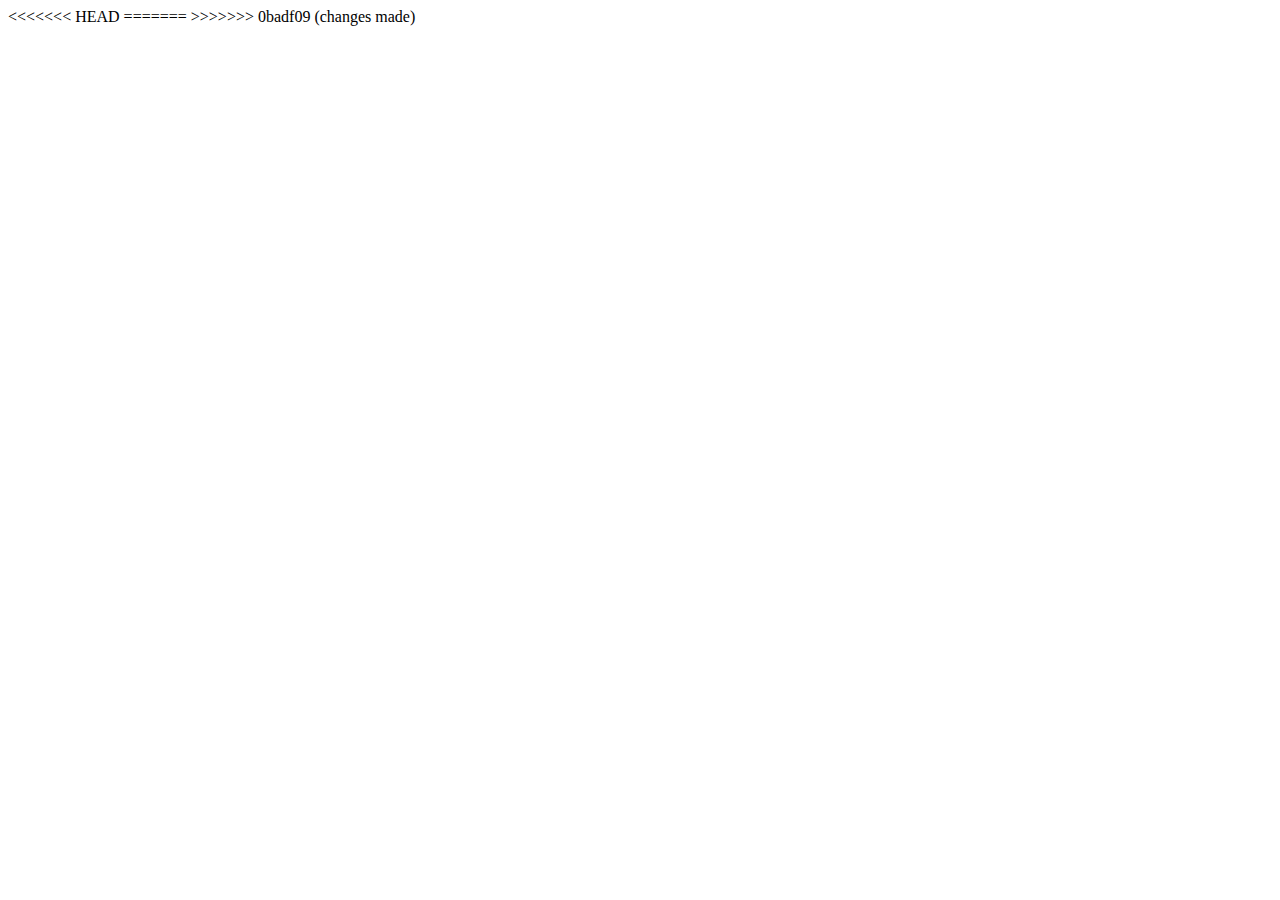
<file: public/index.html>
<!DOCTYPE html>
<html lang="en">
  <head>
    <meta charset="utf-8" />
    <link rel="icon" href="%PUBLIC_URL%/favicon.ico" />
    <meta name="viewport" content="width=device-width, initial-scale=1" />
    <meta property="og:image" content="https://poojaraju.com/preview-image.jpg" />
    <meta property="og:image:width" content="1200" />
<<<<<<< HEAD
    <meta property="og:image:height" content="630" />
=======
<meta property="og:image:height" content="630" />
>>>>>>> 0badf09 (changes made)
    <meta property="og:url" content="https://poojaraju.com" />
    <meta property="og:type" content="website" />
    <meta name="theme-color" content="#000000" />
    <meta name="twitter:card" content="summary_large_image" />
<meta name="twitter:title" content="Pooja Raju | Portfolio" />
<meta name="twitter:description" content="Welcome to my portfolio. Explore my work, skills, and projects!" />
<meta name="twitter:image" content="https://poojaraju.com/preview-image.jpg" />
    <meta
      name="description"
      content="Welcome to my personal portfolio. Explore my work, skills, and projects!"
    />

    <link rel="apple-touch-icon" href="%PUBLIC_URL%/logo192.png" />
    <!--
      manifest.json provides metadata used when your web app is installed on a
      user's mobile device or desktop. See https://developers.google.com/web/fundamentals/web-app-manifest/
    -->
    <link rel="manifest" href="%PUBLIC_URL%/manifest.json" />
    <!--
      Notice the use of %PUBLIC_URL% in the tags above.
      It will be replaced with the URL of the `public` folder during the build.
      Only files inside the `public` folder can be referenced from the HTML.

      Unlike "/favicon.ico" or "favicon.ico", "%PUBLIC_URL%/favicon.ico" will
      work correctly both with client-side routing and a non-root public URL.
      Learn how to configure a non-root public URL by running `npm run build`.
    -->
    <title>Pooja Raju  |  PORTFOLIO </title>
  </head>
  <body>
    <noscript>You need to enable JavaScript to run this app.</noscript>
    <div id="root"></div>
    <!--
      This HTML file is a template.
      If you open it directly in the browser, you will see an empty page.

      You can add webfonts, meta tags, or analytics to this file.
      The build step will place the bundled scripts into the <body> tag.

      To begin the development, run `npm start` or `yarn start`.
      To create a production bundle, use `npm run build` or `yarn build`.
    -->
  </body>
</html>
</file>
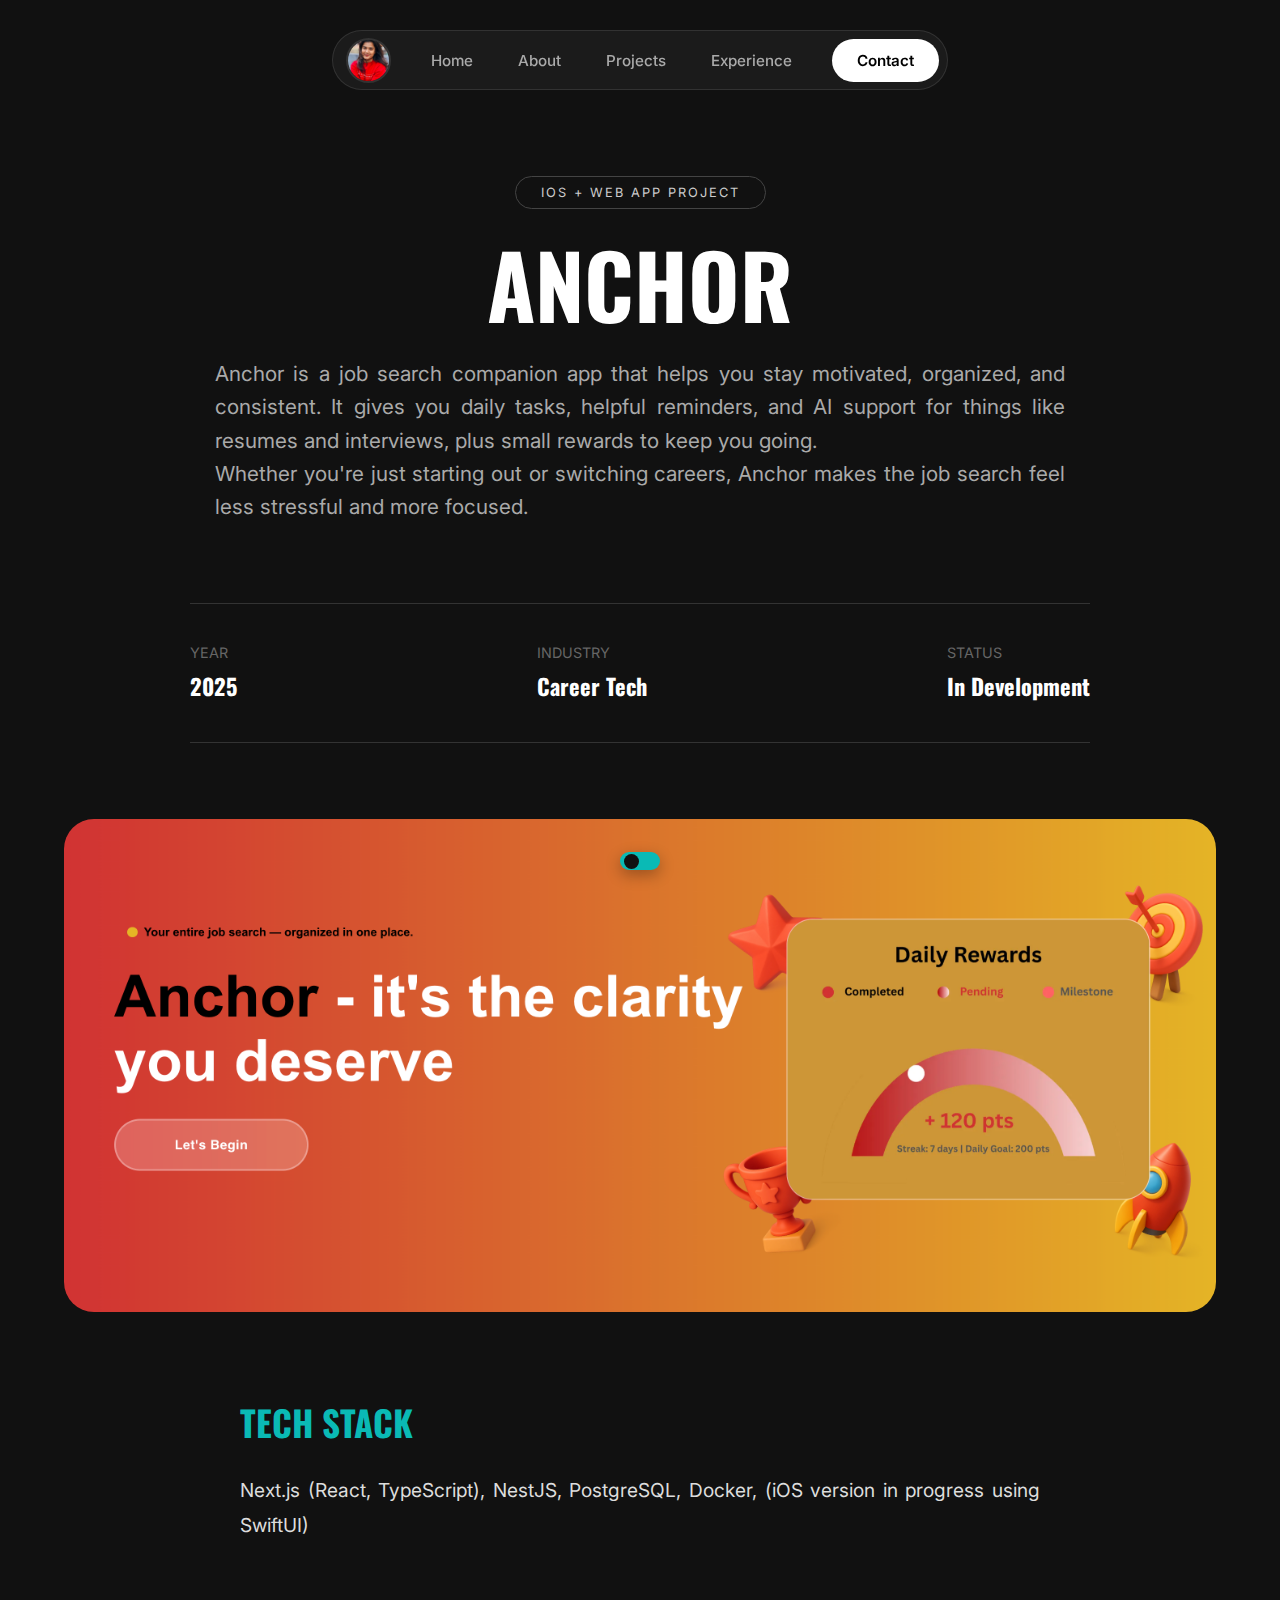
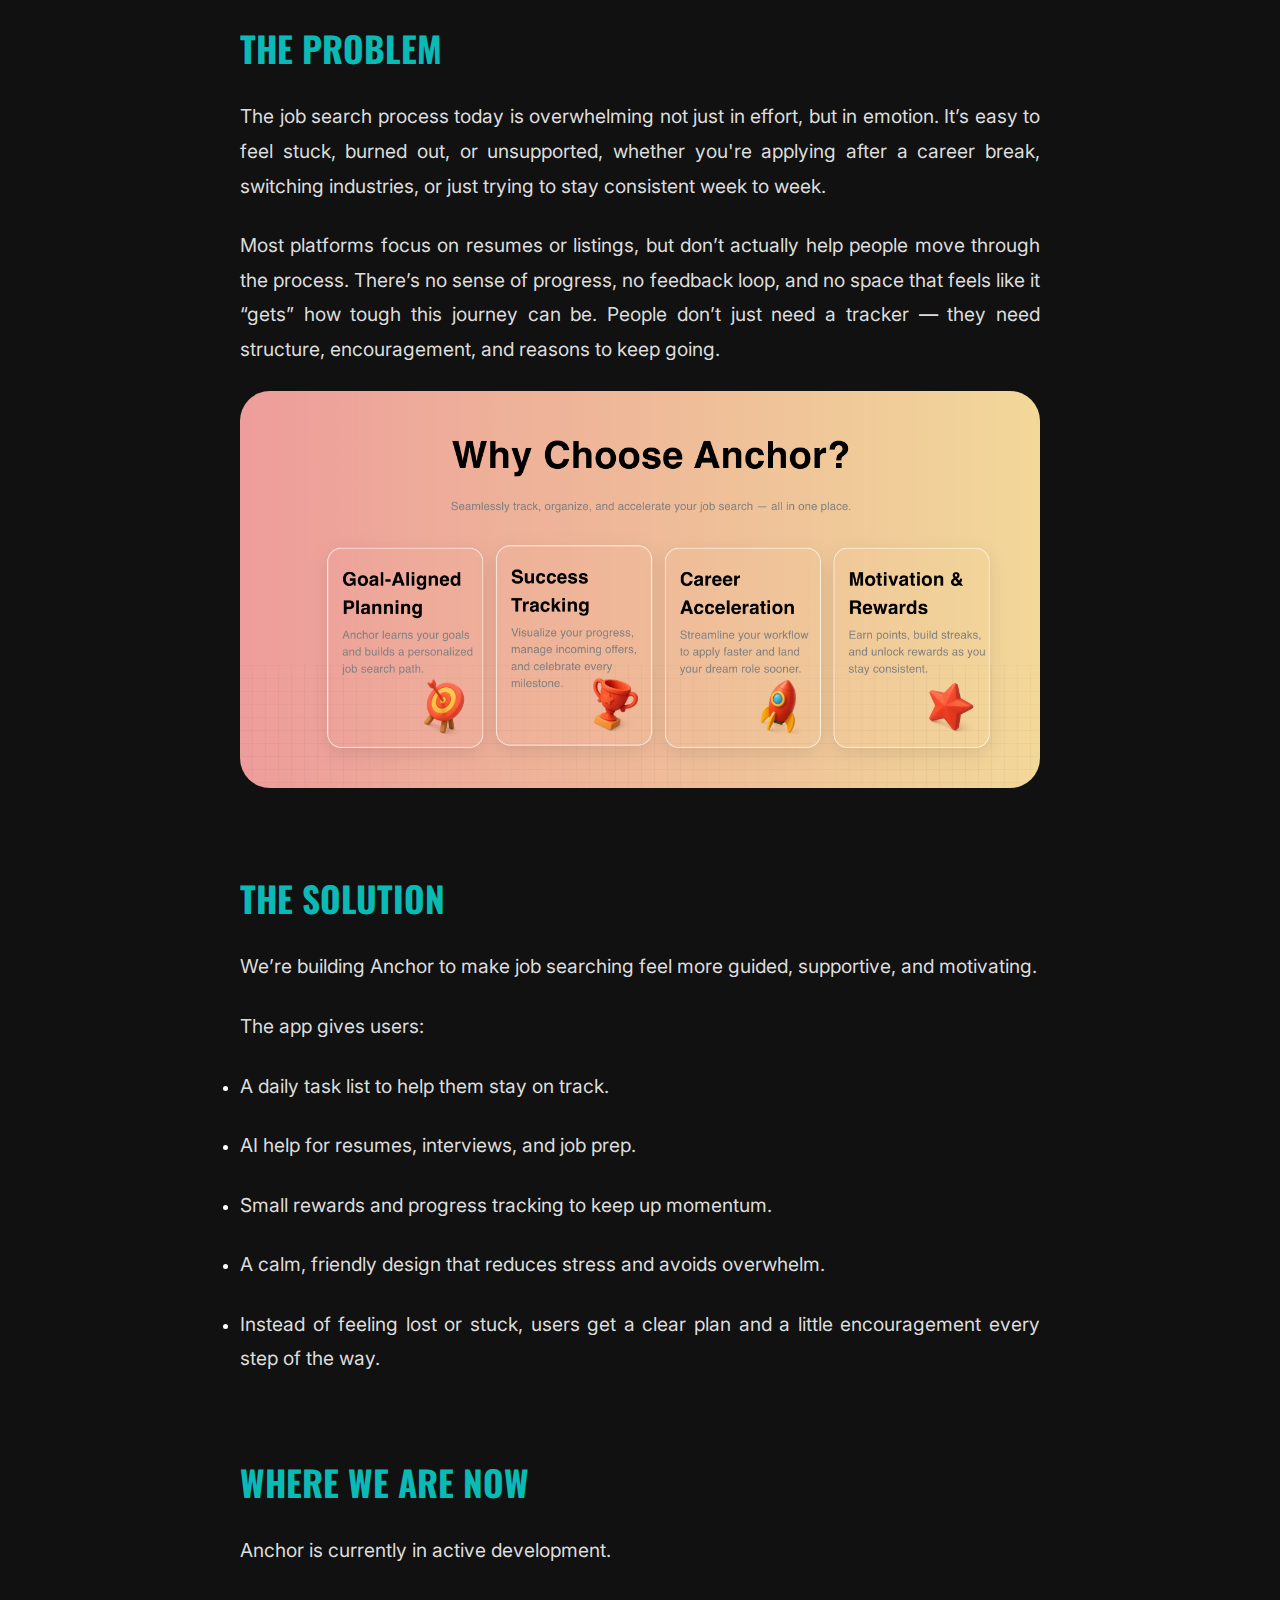
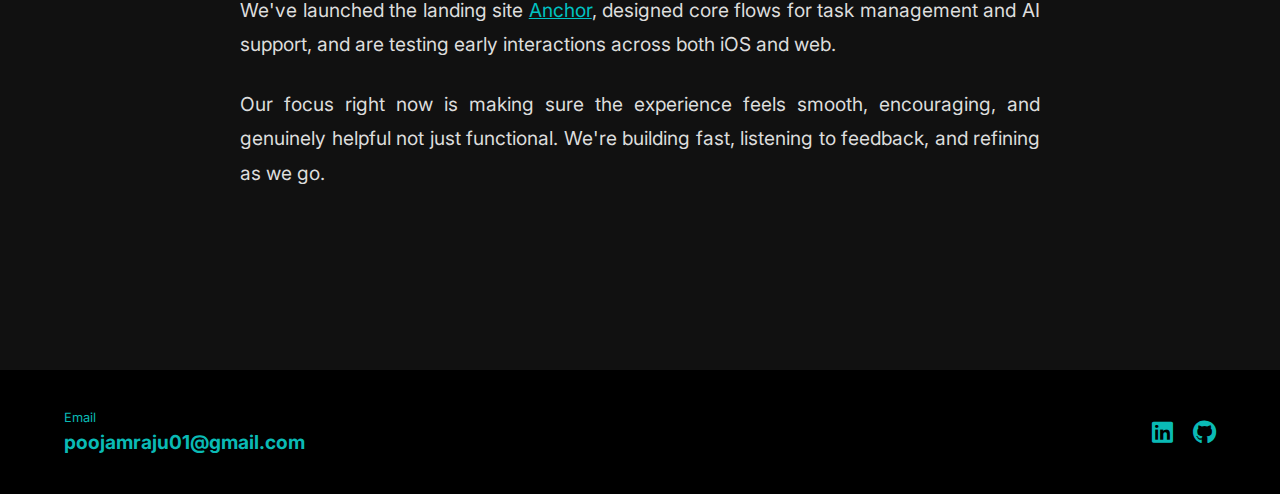
<file: anchor.html>
<!DOCTYPE html>
<html lang="en">
<head>
    <meta charset="UTF-8">
    <meta name="viewport" content="width=device-width, initial-scale=1.0">
    <title>Anchor</title>
    <link rel="stylesheet" href="style.css">
    <link href="https://fonts.googleapis.com/css2?family=Oswald:wght@700&family=Inter:wght@400;600&display=swap" rel="stylesheet">
    <link rel="stylesheet" href="https://cdnjs.cloudflare.com/ajax/libs/font-awesome/6.0.0/css/all.min.css">
</head>
<body>
    <nav class="pill-nav">
        
        <div class="nav-profile-container">
            <img src="images/me.png" alt="Profile" class="nav-profile-img">
            
            <div class="work-tooltip">
                <span class="dot"></span> Available for work
            </div>
        </div>

    
        <ul class="nav-links">
            <li><a href="index.html">Home</a></li>
            <li><a href="index.html#about">About</a></li>
            
            <li><a href="projects.html">Projects</a></li>
            
            <li><a href="index.html#work">Experience</a></li>
        </ul>
        <a href="index.html#contact" class="btn-contact">Contact</a>
    </nav>

    <section class="project-header">
        <div class="content-wrapper">
            <span class="project-tag-pill">iOS + WEB APP PROJECT</span>
            <h1 class="giant-text-project">ANCHOR</h1>
            <p class="project-lead">Anchor is a job search companion app that helps you stay motivated, organized, and consistent.
It gives you daily tasks, helpful reminders, and AI support for things like resumes and interviews, plus small rewards to keep you going.

            <br>Whether you're just starting out or switching careers, Anchor makes the job search feel less stressful and more focused.</p>
            
            <div class="project-stats-row">
                <div class="p-stat">
                    <small>Year</small>
                    <strong>2025</strong>
                </div>
                <div class="p-stat">
                    <small>Industry</small>
                    <strong>Career Tech</strong>
                </div>
               
                
                <div class="p-stat">
                    <small>Status</small>
                    <strong>In Development</strong>
                </div>
            </div>
        </div>
    </section>

    <section class="project-body">
        <div class="content-wrapper">
            
            <div class="project-hero-img">
                <img src="images/anchor/anchorstory1.png" alt="Hero Project Image">
            </div>
            <div class="text-block">
                <h2>Tech Stack</h2>
                <p>Next.js (React, TypeScript), NestJS, PostgreSQL, Docker, (iOS version in progress using SwiftUI)</p></div>

            <div class="text-block">
                <h2>THE PROBLEM</h2>
                <p>The job search process today is overwhelming not just in effort, but in emotion. It’s easy to feel stuck, burned out, or unsupported, whether you're applying after a career break, switching industries, or just trying to stay consistent week to week.</p>
<p>Most platforms focus on resumes or listings, but don’t actually help people move through the process. There’s no sense of progress, no feedback loop, and no space that feels like it “gets” how tough this journey can be.
People don’t just need a tracker — they need structure, encouragement, and reasons to keep going.</p>           
<div class="project-full-img">
                 <img src="images/anchor/anchorstory2.png" alt="Abstract Visual">
            </div>

            <div class="text-block">
                <h2>THE SOLUTION</h2>
                <p>We’re building Anchor to make job searching feel more guided, supportive, and motivating.

<p>The app gives users:</p>

<li><p>A daily task list to help them stay on track.

<li><p>AI help for resumes, interviews, and job prep.

<li><p>Small rewards and progress tracking to keep up momentum.

<li><p>A calm, friendly design that reduces stress and avoids overwhelm.

<li><p>Instead of feeling lost or stuck, users get a clear plan and a little encouragement every step of the way.</div>

             <div class="text-block">
                <h2>WHERE WE ARE NOW</h2>
<p>Anchor is currently in active development. </p> 
<p>We've launched the landing site <a href="https://anchor.feeltiptop.com/" target="_blank" rel="noopener noreferrer" style="color: #00C2C2; text-decoration: underline;">Anchor</a>, designed core flows for task management and AI support, and are testing early interactions across both iOS and web.  </p>

<p>Our focus right now is making sure the experience feels smooth, encouraging, and genuinely helpful not just functional.  
We're building fast, listening to feedback, and refining as we go.  </p>          </div>

        </div>
    </section>

       <div class="cursor-dot"></div>
       
    </section> 

    <footer class="lime-footer">
        <div class="footer-col">
            <small>Email</small>
            <strong>poojamraju01@gmail.com</strong>
        </div>
       <div class="footer-col social-icons">
        <a
          href="https://www.linkedin.com/in/pooja-m-raju/"
          target="_blank"
          aria-label="LinkedIn"
        >
          <i class="fab fa-linkedin" style="color: #0abab5"></i>
        </a>

        <a
          href="https://github.com/rajupooja1211/"
          target="_blank"
          aria-label="GitHub"
        >
          <i class="fab fa-github" style="color: #0abab5"></i>
        </a>
      </div>
    </footer>
    <div class="bottom-toggle-pill" id="themeToggle">
        <div class="toggle-circle"></div>
    </div>

    <script>
        document.addEventListener('DOMContentLoaded', () => {
            
            // --- 1. DEFINE ALL VARIABLES FIRST ---
            const themeToggle = document.getElementById('themeToggle');
            const footer = document.querySelector('.lime-footer');
            const card = document.getElementById('travelingCard');
            const stage = document.querySelector('.scroll-stage');
            const badge = document.querySelector('.sticker-badge');

            // --- 2. THEME TOGGLE LOGIC ---
            // A. Check Local Storage on Load
            const currentTheme = localStorage.getItem('theme');
            if (currentTheme === 'light') {
                document.body.classList.add('light-mode');
                if (themeToggle) themeToggle.classList.add('active');
            }

            // B. Click Listener
            if (themeToggle) {
                themeToggle.addEventListener('click', () => {
                    document.body.classList.toggle('light-mode');
                    themeToggle.classList.toggle('active');
                    
                    if (document.body.classList.contains('light-mode')) {
                        localStorage.setItem('theme', 'light');
                    } else {
                        localStorage.setItem('theme', 'dark');
                    }
                });
            }

            // --- 3. MASTER SCROLL LISTENER ---
            window.addEventListener('scroll', () => {
                const windowHeight = window.innerHeight;
                const windowWidth = window.innerWidth;

                // A. Hide Toggle When Footer is Visible
                if (themeToggle && footer) {
                    const footerRect = footer.getBoundingClientRect();
                    if (footerRect.top < windowHeight) {
                        themeToggle.style.opacity = '0';
                        themeToggle.style.pointerEvents = 'none';
                    } else {
                        themeToggle.style.opacity = '1';
                        themeToggle.style.pointerEvents = 'auto';
                    }
                }

                // B. 3D Card Animation (Only runs if stage exists)
                if (stage && card) {
                    const rect = stage.getBoundingClientRect();
                    const stageHeight = stage.offsetHeight;

                    let scrollDistance = -rect.top;
                    let totalScrollable = stageHeight - windowHeight;
                    let progress = scrollDistance / totalScrollable;

                    // Clamp progress
                    if (progress < 0) progress = 0;
                    if (progress > 1) progress = 1;

                    // Badge Visibility
                    if (badge) {
                        badge.style.opacity = (progress > 0.05) ? '0' : '1';
                    }

                    // Card Movement
                    let moveDistance = windowWidth * 0.25; 
                    let moveProgress = progress * 2; 
                    if (moveProgress > 1) moveProgress = 1;
                    let xMove = moveProgress * moveDistance;

                    // Card Rotation
                    let yRotation = progress * 360;
                    let zTilt = Math.sin(progress * Math.PI) * -15; 
                    
                    card.style.transform = `translateX(${xMove}px) rotateY(${yRotation}deg) rotateZ(${zTilt}deg)`;
                }
            });

            // --- 4. NAVIGATION CLICK HANDLER (Smooth Scroll) ---
            const scrollLinks = [
                { id: 'link-home', pos: 0 },
                { id: 'link-about', pos: window.innerHeight * 3 }, 
                { id: 'link-projects', elementId: 'projects' },
                { id: 'link-work', elementId: 'work' },
                { id: 'link-contact', elementId: 'contact' }
            ];

            scrollLinks.forEach(link => {
                const btn = document.getElementById(link.id);
                if (btn) {
                    btn.addEventListener('click', (e) => {
                        e.preventDefault();
                        if (link.pos !== undefined) {
                            window.scrollTo({ top: link.pos, behavior: 'smooth' });
                        } else if (link.elementId) {
                            const section = document.getElementById(link.elementId);
                            if (section) window.scrollTo({ top: section.offsetTop, behavior: 'smooth' });
                        }
                    });
                }
            });

            // --- 5. HANDLE INCOMING LINKS ---
            if (window.location.hash) {
                const targetId = window.location.hash.substring(1);
                setTimeout(() => {
                    const targetSection = document.getElementById(targetId);
                    if (targetSection) {
                        window.scrollTo({ top: targetSection.offsetTop, behavior: 'smooth' });
                    }
                }, 100);
            }

        });
        // --- CUSTOM CURSOR LOGIC (Smooth + No Jump) ---
            const cursorDot = document.querySelector('.cursor-dot');
            let isFirstMove = true;

            window.addEventListener('mousemove', (e) => {
                const posX = e.clientX;
                const posY = e.clientY;

                if (cursorDot) {
                    if (isFirstMove) {
                        // 1. FIRST MOVE: Teleport instantly (No Animation)
                        // This prevents the "flying from top-left" look
                        cursorDot.style.left = `${posX}px`;
                        cursorDot.style.top = `${posY}px`;
                        cursorDot.style.opacity = '1'; // Show it now
                        isFirstMove = false;
                    } else {
                        // 2. ALL OTHER MOVES: Use the Smooth Animation you wanted
                        cursorDot.animate({
                            left: `${posX}px`,
                            top: `${posY}px`
                        }, { duration: 500, fill: "forwards" });
                    }
                }
            });

            // --- HOVER EFFECTS ---
            const clickableElements = document.querySelectorAll('a, button, .project-card, .bottom-toggle-pill, .bento-box');

            clickableElements.forEach(el => {
                el.addEventListener('mouseenter', () => {
                    if(cursorDot) cursorDot.classList.add('cursor-hover');
                });
                el.addEventListener('mouseleave', () => {
                    if(cursorDot) cursorDot.classList.remove('cursor-hover');
                });
            });
        
    </script>


</body>
</html>
</file>
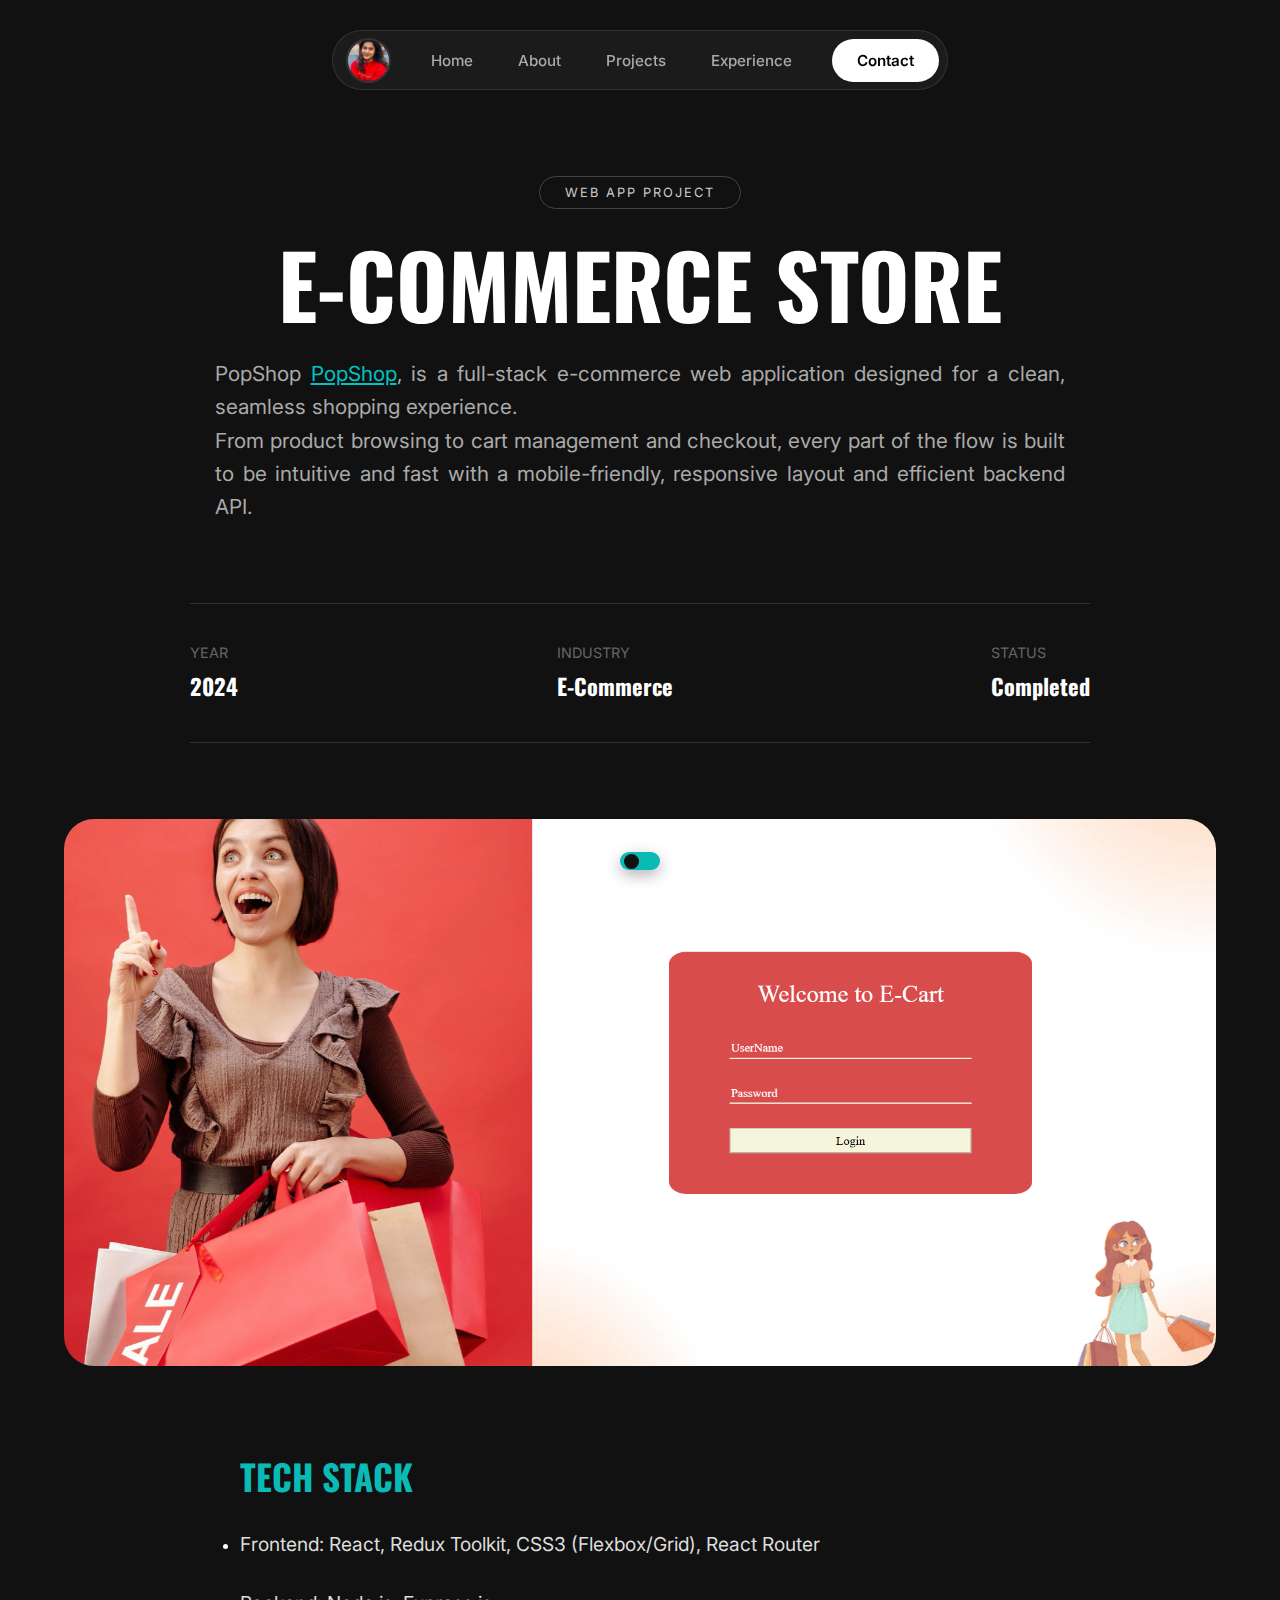
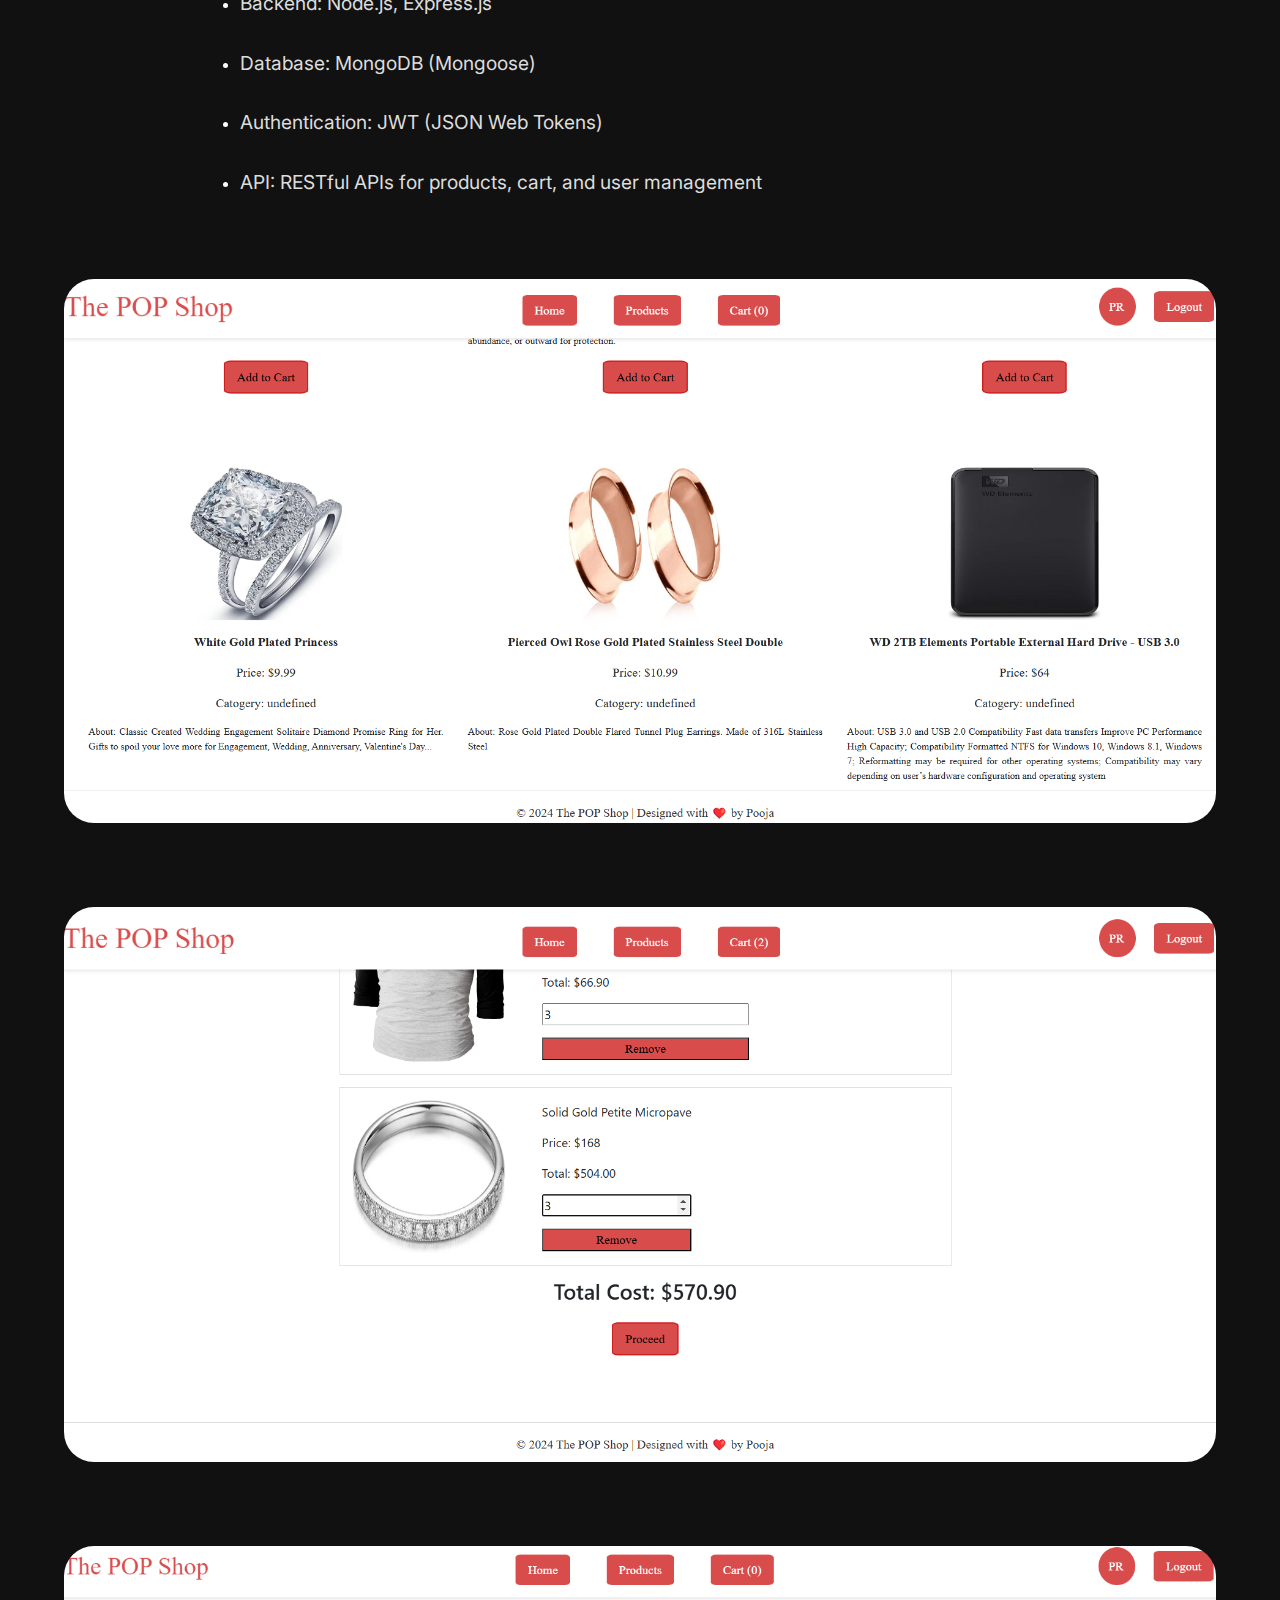
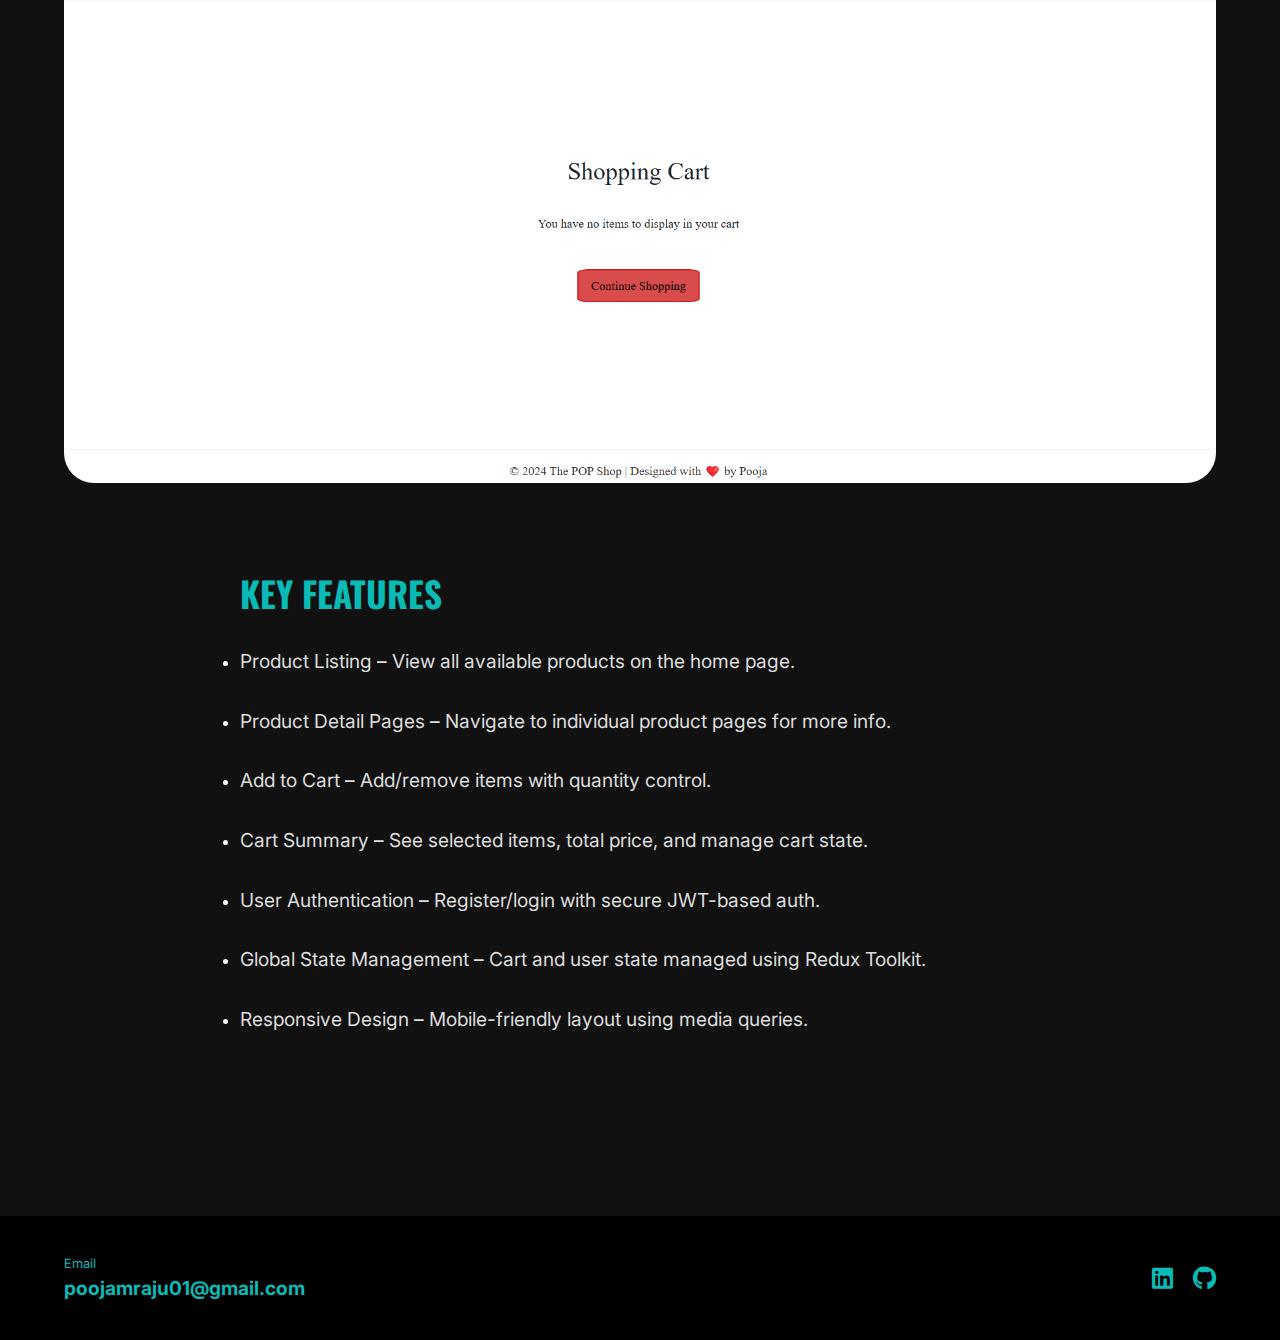
<file: e-commerce.html>
<!DOCTYPE html>
<html lang="en">
<head>
    <meta charset="UTF-8">
    <meta name="viewport" content="width=device-width, initial-scale=1.0">
    <title>E-COMMERCE STORE</title>
    <link rel="stylesheet" href="style.css">
    <link href="https://fonts.googleapis.com/css2?family=Oswald:wght@700&family=Inter:wght@400;600&display=swap" rel="stylesheet">
    <link rel="stylesheet" href="https://cdnjs.cloudflare.com/ajax/libs/font-awesome/6.0.0/css/all.min.css">
</head>
<body>
    <nav class="pill-nav">
        
        <div class="nav-profile-container">
            <img src="images/me.png" alt="Profile" class="nav-profile-img">
            
            <div class="work-tooltip">
                <span class="dot"></span> Available for work
            </div>
        </div>

    
        <ul class="nav-links">
            <li><a href="index.html">Home</a></li>
            <li><a href="index.html#about">About</a></li>
            
            <li><a href="projects.html">Projects</a></li>
            
            <li><a href="index.html#work">Experience</a></li>
        </ul>
        <a href="index.html#contact" class="btn-contact">Contact</a>
    </nav>

    <section class="project-header">
        <div class="content-wrapper">
            <span class="project-tag-pill">WEB APP PROJECT</span>
            <h1 class="giant-text-project">E-COMMERCE STORE</h1>
            <p class="project-lead">PopShop <a href="https://github.com/rajupooja1211/PopShop" target="_blank" rel="noopener noreferrer" style="color: #00C2C2; text-decoration: underline;">PopShop</a>, is a full-stack e-commerce web application designed for a clean, seamless shopping experience.
<br>From product browsing to cart management and checkout, every part of the flow is built to be intuitive and fast with a mobile-friendly, responsive layout and efficient backend API.
            
            
            <div class="project-stats-row">
                <div class="p-stat">
                    <small>Year</small>
                    <strong>2024</strong>
                </div>
                <div class="p-stat">
                    <small>Industry</small>
                    <strong>E-Commerce</strong>
                </div>
                
                <div class="p-stat">
                    <small>Status</small>
                    <strong>Completed</strong>
                </div>
            </div>
        </div>
    </section>

    <section class="project-body">
        <div class="content-wrapper">
            
            <div class="project-hero-img">
                <img src="images/e-commerce/1.png" alt="Hero Project Image">
            </div>
<div class="text-block">
                <h2>Tech Stack</h2>
                <li><p>Frontend: React, Redux Toolkit, CSS3 (Flexbox/Grid), React Router

<li><p>Backend: Node.js, Express.js

<li><p>Database: MongoDB (Mongoose)

<li><p>Authentication: JWT (JSON Web Tokens)

<li><p>API: RESTful APIs for products, cart, and user management </div>
<div class="project-hero-img">
                <img src="images/e-commerce/2.png" alt="Hero Project Image">
            </div>
            <div class="project-hero-img">
                <img src="images/e-commerce/3.png" alt="Hero Project Image">
            </div>
                      
<div class="project-full-img">
                 <img src="images/e-commerce/4.png" alt="Abstract Visual">
            </div>

            <div class="text-block">
                <h2>Key features</h2>
                

<li><p>Product Listing – View all available products on the home page.
<li><p>Product Detail Pages – Navigate to individual product pages for more info.

<li><p>Add to Cart – Add/remove items with quantity control.

<li><p>Cart Summary – See selected items, total price, and manage cart state.
<li><p>User Authentication – Register/login with secure JWT-based auth.
<li><p>Global State Management – Cart and user state managed using Redux Toolkit.
<li><p>Responsive Design – Mobile-friendly layout using media queries.
</div>

             
    </section>

       <div class="cursor-dot"></div>
       
    </section> 

    <footer class="lime-footer">
        <div class="footer-col">
            <small>Email</small>
            <strong>poojamraju01@gmail.com</strong>
        </div>
        <div class="footer-col social-icons">
        <div class="footer-col social-icons">
        <a
          href="https://www.linkedin.com/in/pooja-m-raju/"
          target="_blank"
          aria-label="LinkedIn"
        >
          <i class="fab fa-linkedin" style="color: #0abab5"></i>
        </a>

        <a
          href="https://github.com/rajupooja1211/"
          target="_blank"
          aria-label="GitHub"
        >
          <i class="fab fa-github" style="color: #0abab5"></i>
        </a>
      </div>
    </footer>
    <div class="bottom-toggle-pill" id="themeToggle">
        <div class="toggle-circle"></div>
    </div>

    <script>
        document.addEventListener('DOMContentLoaded', () => {
            
            // --- 1. DEFINE ALL VARIABLES FIRST ---
            const themeToggle = document.getElementById('themeToggle');
            const footer = document.querySelector('.lime-footer');
            const card = document.getElementById('travelingCard');
            const stage = document.querySelector('.scroll-stage');
            const badge = document.querySelector('.sticker-badge');

            // --- 2. THEME TOGGLE LOGIC ---
            // A. Check Local Storage on Load
            const currentTheme = localStorage.getItem('theme');
            if (currentTheme === 'light') {
                document.body.classList.add('light-mode');
                if (themeToggle) themeToggle.classList.add('active');
            }

            // B. Click Listener
            if (themeToggle) {
                themeToggle.addEventListener('click', () => {
                    document.body.classList.toggle('light-mode');
                    themeToggle.classList.toggle('active');
                    
                    if (document.body.classList.contains('light-mode')) {
                        localStorage.setItem('theme', 'light');
                    } else {
                        localStorage.setItem('theme', 'dark');
                    }
                });
            }

            // --- 3. MASTER SCROLL LISTENER ---
            window.addEventListener('scroll', () => {
                const windowHeight = window.innerHeight;
                const windowWidth = window.innerWidth;

                // A. Hide Toggle When Footer is Visible
                if (themeToggle && footer) {
                    const footerRect = footer.getBoundingClientRect();
                    if (footerRect.top < windowHeight) {
                        themeToggle.style.opacity = '0';
                        themeToggle.style.pointerEvents = 'none';
                    } else {
                        themeToggle.style.opacity = '1';
                        themeToggle.style.pointerEvents = 'auto';
                    }
                }

                // B. 3D Card Animation (Only runs if stage exists)
                if (stage && card) {
                    const rect = stage.getBoundingClientRect();
                    const stageHeight = stage.offsetHeight;

                    let scrollDistance = -rect.top;
                    let totalScrollable = stageHeight - windowHeight;
                    let progress = scrollDistance / totalScrollable;

                    // Clamp progress
                    if (progress < 0) progress = 0;
                    if (progress > 1) progress = 1;

                    // Badge Visibility
                    if (badge) {
                        badge.style.opacity = (progress > 0.05) ? '0' : '1';
                    }

                    // Card Movement
                    let moveDistance = windowWidth * 0.25; 
                    let moveProgress = progress * 2; 
                    if (moveProgress > 1) moveProgress = 1;
                    let xMove = moveProgress * moveDistance;

                    // Card Rotation
                    let yRotation = progress * 360;
                    let zTilt = Math.sin(progress * Math.PI) * -15; 
                    
                    card.style.transform = `translateX(${xMove}px) rotateY(${yRotation}deg) rotateZ(${zTilt}deg)`;
                }
            });

            // --- 4. NAVIGATION CLICK HANDLER (Smooth Scroll) ---
            const scrollLinks = [
                { id: 'link-home', pos: 0 },
                { id: 'link-about', pos: window.innerHeight * 3 }, 
                { id: 'link-projects', elementId: 'projects' },
                { id: 'link-work', elementId: 'work' },
                { id: 'link-contact', elementId: 'contact' }
            ];

            scrollLinks.forEach(link => {
                const btn = document.getElementById(link.id);
                if (btn) {
                    btn.addEventListener('click', (e) => {
                        e.preventDefault();
                        if (link.pos !== undefined) {
                            window.scrollTo({ top: link.pos, behavior: 'smooth' });
                        } else if (link.elementId) {
                            const section = document.getElementById(link.elementId);
                            if (section) window.scrollTo({ top: section.offsetTop, behavior: 'smooth' });
                        }
                    });
                }
            });

            // --- 5. HANDLE INCOMING LINKS ---
            if (window.location.hash) {
                const targetId = window.location.hash.substring(1);
                setTimeout(() => {
                    const targetSection = document.getElementById(targetId);
                    if (targetSection) {
                        window.scrollTo({ top: targetSection.offsetTop, behavior: 'smooth' });
                    }
                }, 100);
            }

        });
        // --- CUSTOM CURSOR LOGIC (Smooth + No Jump) ---
            const cursorDot = document.querySelector('.cursor-dot');
            let isFirstMove = true;

            window.addEventListener('mousemove', (e) => {
                const posX = e.clientX;
                const posY = e.clientY;

                if (cursorDot) {
                    if (isFirstMove) {
                        // 1. FIRST MOVE: Teleport instantly (No Animation)
                        // This prevents the "flying from top-left" look
                        cursorDot.style.left = `${posX}px`;
                        cursorDot.style.top = `${posY}px`;
                        cursorDot.style.opacity = '1'; // Show it now
                        isFirstMove = false;
                    } else {
                        // 2. ALL OTHER MOVES: Use the Smooth Animation you wanted
                        cursorDot.animate({
                            left: `${posX}px`,
                            top: `${posY}px`
                        }, { duration: 500, fill: "forwards" });
                    }
                }
            });

            // --- HOVER EFFECTS ---
            const clickableElements = document.querySelectorAll('a, button, .project-card, .bottom-toggle-pill, .bento-box');

            clickableElements.forEach(el => {
                el.addEventListener('mouseenter', () => {
                    if(cursorDot) cursorDot.classList.add('cursor-hover');
                });
                el.addEventListener('mouseleave', () => {
                    if(cursorDot) cursorDot.classList.remove('cursor-hover');
                });
            });
        
    </script>


</body>
</html>
</file>
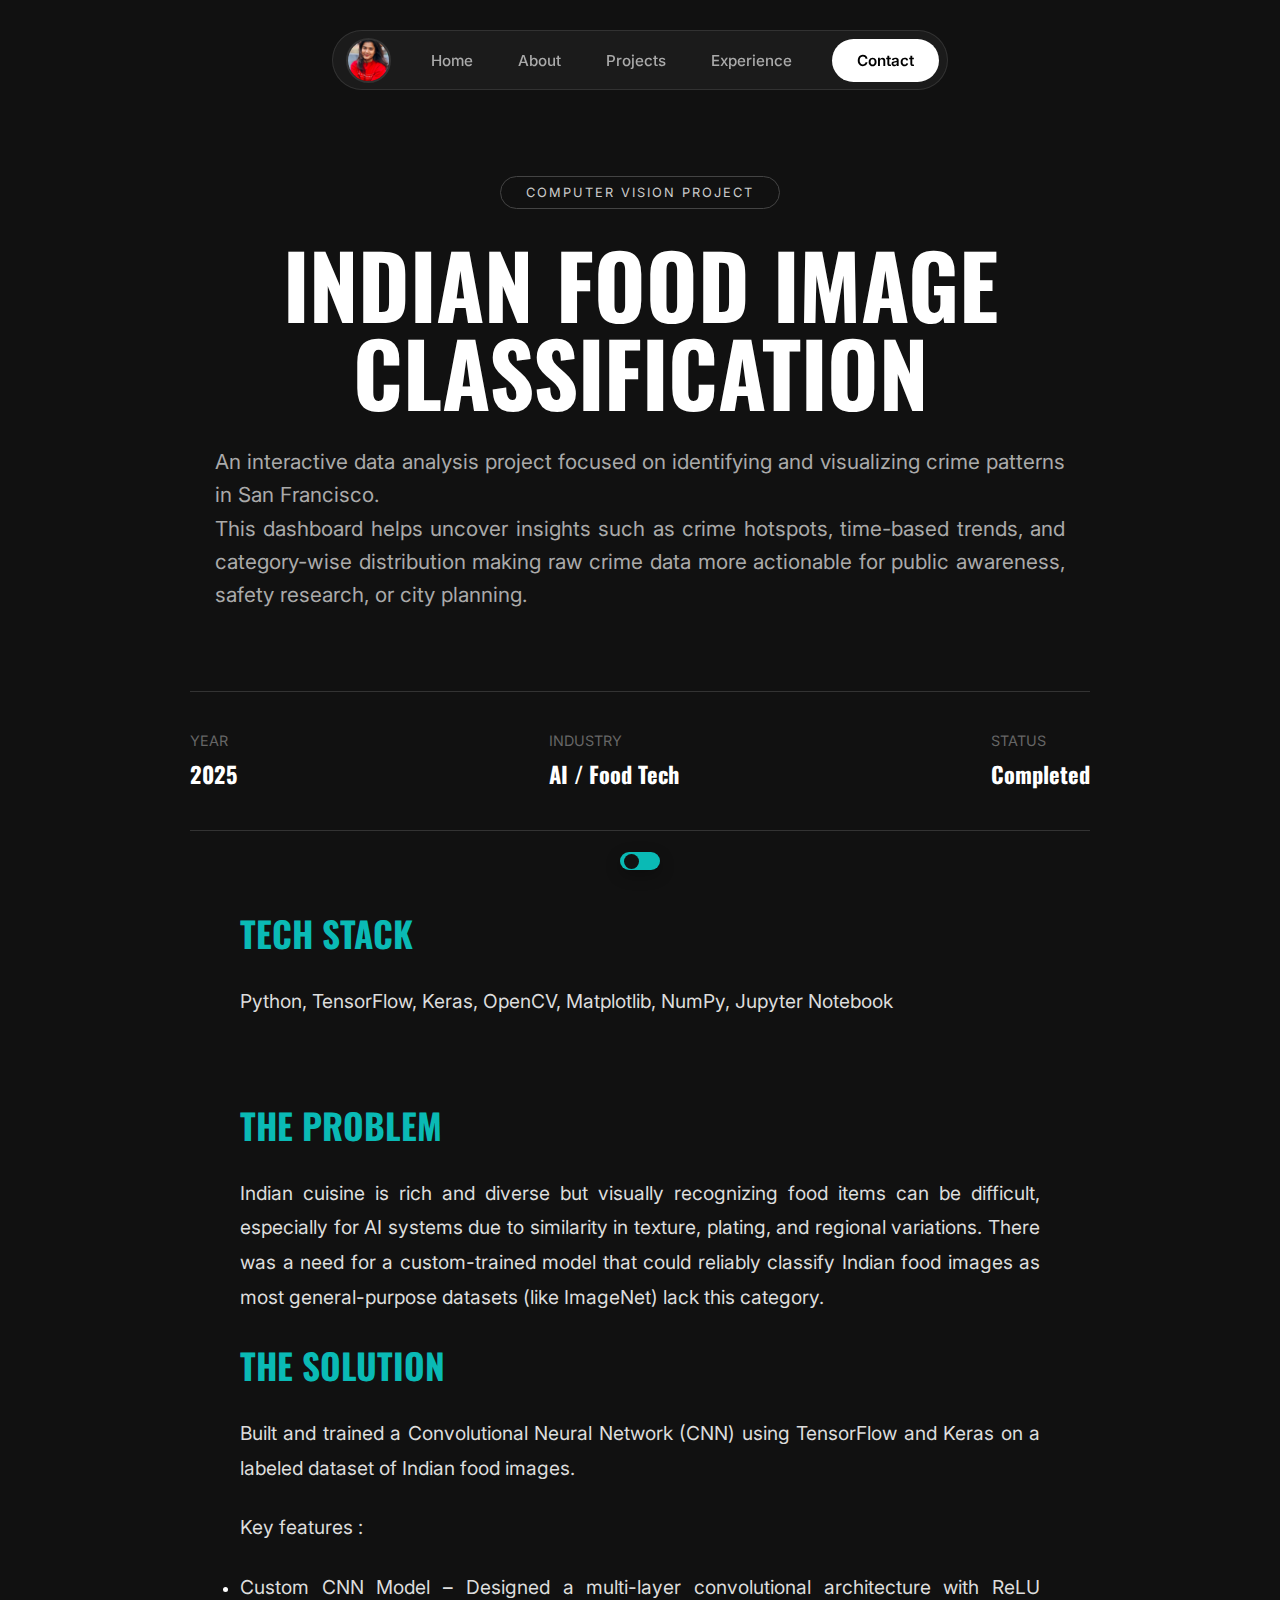
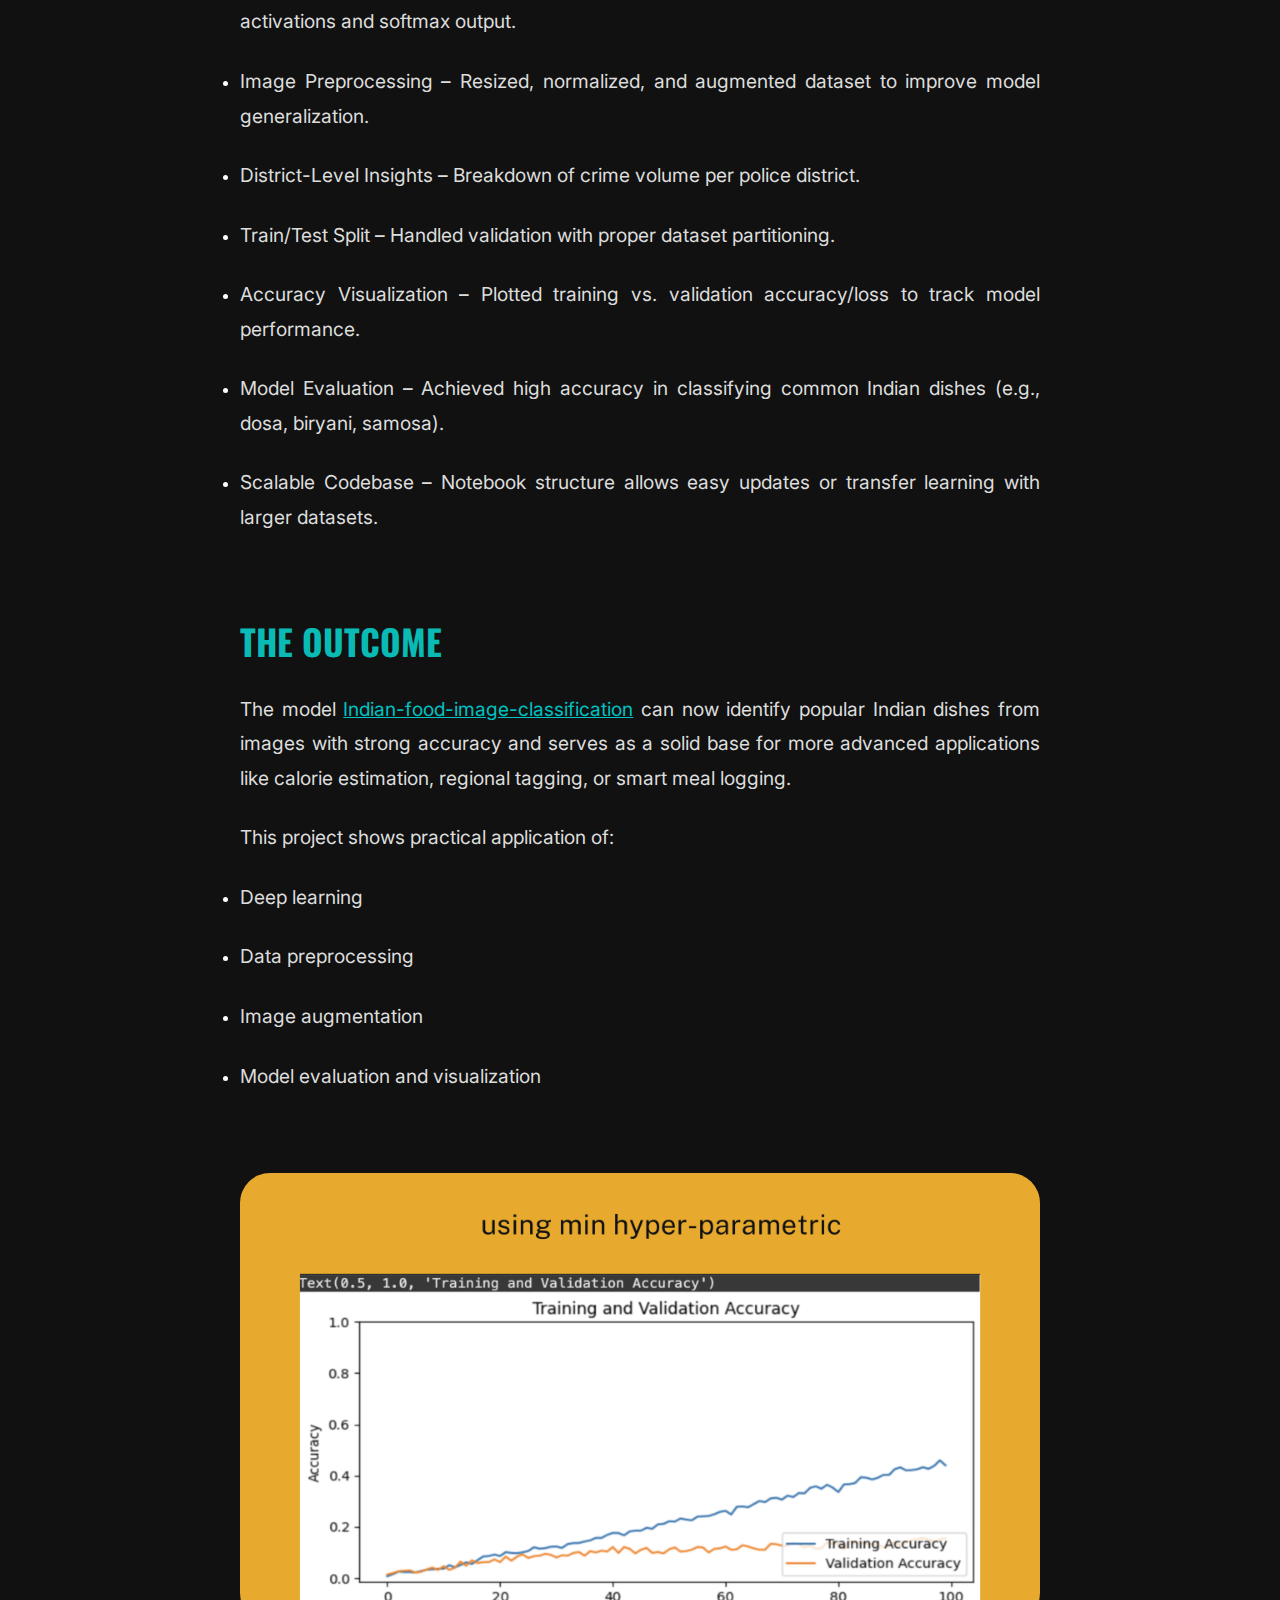
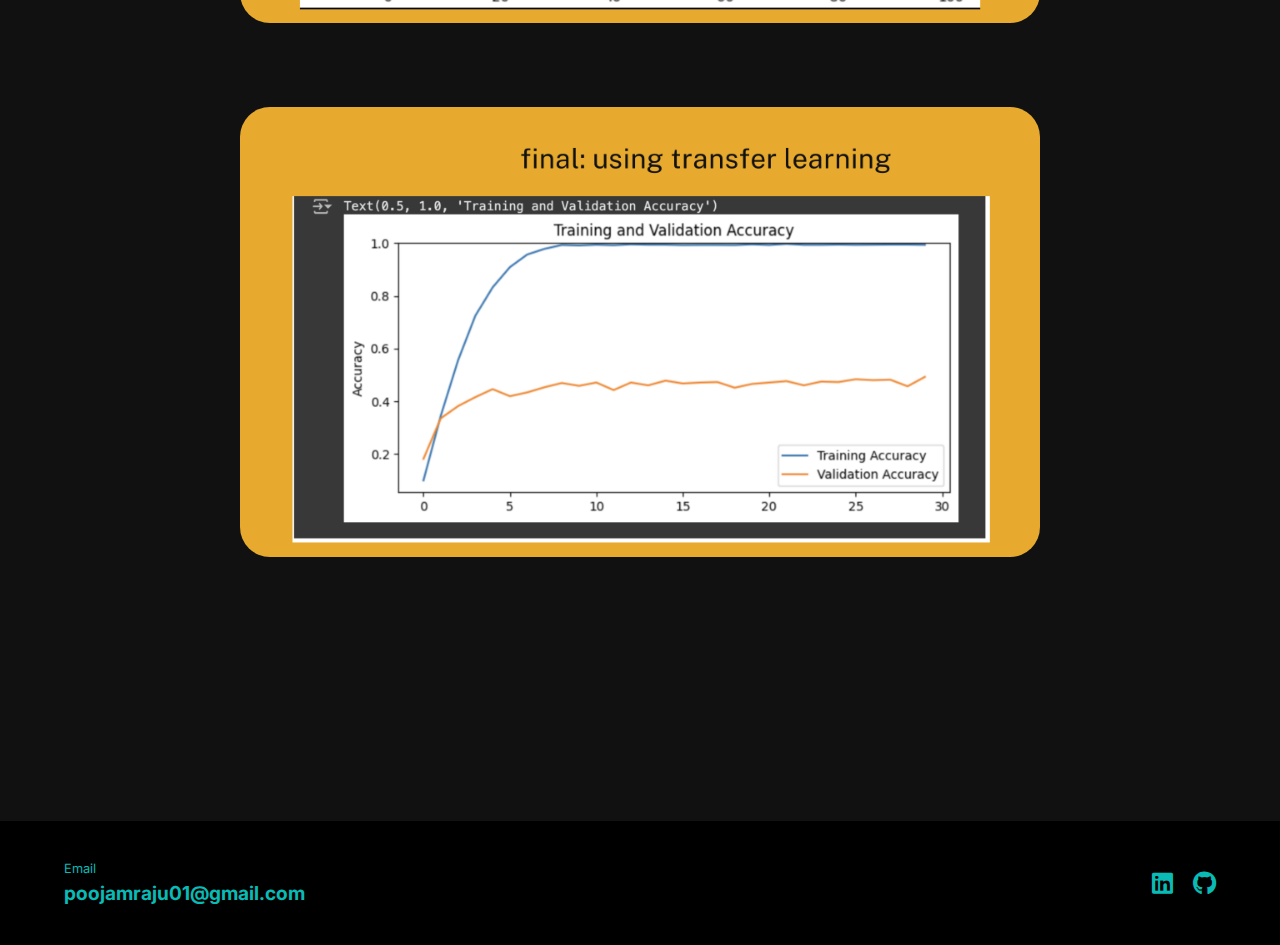
<file: indian-food.html>
<!DOCTYPE html>
<html lang="en">
<head>
    <meta charset="UTF-8">
    <meta name="viewport" content="width=device-width, initial-scale=1.0">
    <title>INDIAN FOOD IMAGE CLASSIFICATION</title>
    <link rel="stylesheet" href="style.css">
    <link href="https://fonts.googleapis.com/css2?family=Oswald:wght@700&family=Inter:wght@400;600&display=swap" rel="stylesheet">
    <link rel="stylesheet" href="https://cdnjs.cloudflare.com/ajax/libs/font-awesome/6.0.0/css/all.min.css">
</head>
<body>
    <nav class="pill-nav">
        
        <div class="nav-profile-container">
            <img src="images/me.png" alt="Profile" class="nav-profile-img">
            
            <div class="work-tooltip">
                <span class="dot"></span> Available for work
            </div>
        </div>

    
        <ul class="nav-links">
            <li><a href="index.html">Home</a></li>
            <li><a href="index.html#about">About</a></li>
            
            <li><a href="projects.html">Projects</a></li>
            
            <li><a href="index.html#work">Experience</a></li>
        </ul>
        <a href="index.html#contact" class="btn-contact">Contact</a>
    </nav>

    <section class="project-header">
        <div class="content-wrapper">
            <span class="project-tag-pill">COMPUTER VISION PROJECT</span>
            <h1 class="giant-text-project">INDIAN FOOD IMAGE CLASSIFICATION</h1>
            <p class="project-lead">An interactive data analysis project focused on identifying and visualizing crime patterns in San Francisco.
<br>This dashboard helps uncover insights such as crime hotspots, time-based trends, and category-wise distribution making raw crime data more actionable for public awareness, safety research, or city planning.
            
            
            <div class="project-stats-row">
                <div class="p-stat">
                    <small>Year</small>
                    <strong>2025</strong>
                </div>
                <div class="p-stat">
                    <small>Industry</small>
                    <strong>AI / Food Tech</strong>
                </div>
                
                <div class="p-stat">
                    <small>Status</small>
                    <strong>Completed</strong>
                </div>
            </div>
        </div>
    </section>

    <section class="project-body">
        <div class="content-wrapper">
            
<div class="text-block">
                <h2>Tech Stack</h2>
                <p>Python, TensorFlow, Keras, OpenCV, Matplotlib, NumPy, Jupyter Notebook</p></div>

            <div class="text-block">
                <h2>THE PROBLEM</h2>
                <p>Indian cuisine is rich and diverse but visually recognizing food items can be difficult, especially for AI systems due to similarity in texture, plating, and regional variations.

There was a need for a custom-trained model that could reliably classify Indian food images as most general-purpose datasets (like ImageNet) lack this category.</p>           


            <div class="text-block">
                <h2>THE SOLUTION</h2>
                <p>Built and trained a Convolutional Neural Network (CNN) using TensorFlow and Keras on a labeled dataset of Indian food images.
<p>Key features :</p>

<li><p>Custom CNN Model – Designed a multi-layer convolutional architecture with ReLU activations and softmax output.
<li><p>Image Preprocessing – Resized, normalized, and augmented dataset to improve model generalization.

<li><p>District-Level Insights – Breakdown of crime volume per police district.


<li><p>Train/Test Split – Handled validation with proper dataset partitioning.
<li><p>Accuracy Visualization – Plotted training vs. validation accuracy/loss to track model performance.
<li><p>Model Evaluation – Achieved high accuracy in classifying common Indian dishes (e.g., dosa, biryani, samosa).
<li><p>Scalable Codebase – Notebook structure allows easy updates or transfer learning with larger datasets.
</div>

             <div class="text-block">
                <h2>THE OUTCOME</h2>


<p>The model <a href="https://github.com/rajupooja1211/indian_food_image_classification" target="_blank" rel="noopener noreferrer" style="color: #00C2C2; text-decoration: underline;">Indian-food-image-classification</a> can now identify popular Indian dishes from images with strong accuracy and serves as a solid base for more advanced applications like calorie estimation, regional tagging, or smart meal logging.

<p>This project shows practical application of:</p>
<li><p>Deep learning
<li><p>Data preprocessing
<li><p>Image augmentation
<li><p>Model evaluation and visualization
</div>
<div class="content-wrapper">
    <div class="project-hero-img">
        
        <div class="project-hero-img">
            <img src="images/indian-food/food1.png" alt="Screenshot 1">
        </div>

        <div class="project-hero-img">
            <img src="images/indian-food/food2.png" alt="Screenshot 2">
        </div>

    </div>
    </section>

       <div class="cursor-dot"></div>
       
    </section> 

    <footer class="lime-footer">
        <div class="footer-col">
            <small>Email</small>
            <strong>poojamraju01@gmail.com</strong>
        </div>
       <div class="footer-col social-icons">
        <a
          href="https://www.linkedin.com/in/pooja-m-raju/"
          target="_blank"
          aria-label="LinkedIn"
        >
          <i class="fab fa-linkedin" style="color: #0abab5"></i>
        </a>

        <a
          href="https://github.com/rajupooja1211/"
          target="_blank"
          aria-label="GitHub"
        >
          <i class="fab fa-github" style="color: #0abab5"></i>
        </a>
      </div>
    </footer>
    <div class="bottom-toggle-pill" id="themeToggle">
        <div class="toggle-circle"></div>
    </div>

    <script>
        document.addEventListener('DOMContentLoaded', () => {
            
            // --- 1. DEFINE ALL VARIABLES FIRST ---
            const themeToggle = document.getElementById('themeToggle');
            const footer = document.querySelector('.lime-footer');
            const card = document.getElementById('travelingCard');
            const stage = document.querySelector('.scroll-stage');
            const badge = document.querySelector('.sticker-badge');

            // --- 2. THEME TOGGLE LOGIC ---
            // A. Check Local Storage on Load
            const currentTheme = localStorage.getItem('theme');
            if (currentTheme === 'light') {
                document.body.classList.add('light-mode');
                if (themeToggle) themeToggle.classList.add('active');
            }

            // B. Click Listener
            if (themeToggle) {
                themeToggle.addEventListener('click', () => {
                    document.body.classList.toggle('light-mode');
                    themeToggle.classList.toggle('active');
                    
                    if (document.body.classList.contains('light-mode')) {
                        localStorage.setItem('theme', 'light');
                    } else {
                        localStorage.setItem('theme', 'dark');
                    }
                });
            }

            // --- 3. MASTER SCROLL LISTENER ---
            window.addEventListener('scroll', () => {
                const windowHeight = window.innerHeight;
                const windowWidth = window.innerWidth;

                // A. Hide Toggle When Footer is Visible
                if (themeToggle && footer) {
                    const footerRect = footer.getBoundingClientRect();
                    if (footerRect.top < windowHeight) {
                        themeToggle.style.opacity = '0';
                        themeToggle.style.pointerEvents = 'none';
                    } else {
                        themeToggle.style.opacity = '1';
                        themeToggle.style.pointerEvents = 'auto';
                    }
                }

                // B. 3D Card Animation (Only runs if stage exists)
                if (stage && card) {
                    const rect = stage.getBoundingClientRect();
                    const stageHeight = stage.offsetHeight;

                    let scrollDistance = -rect.top;
                    let totalScrollable = stageHeight - windowHeight;
                    let progress = scrollDistance / totalScrollable;

                    // Clamp progress
                    if (progress < 0) progress = 0;
                    if (progress > 1) progress = 1;

                    // Badge Visibility
                    if (badge) {
                        badge.style.opacity = (progress > 0.05) ? '0' : '1';
                    }

                    // Card Movement
                    let moveDistance = windowWidth * 0.25; 
                    let moveProgress = progress * 2; 
                    if (moveProgress > 1) moveProgress = 1;
                    let xMove = moveProgress * moveDistance;

                    // Card Rotation
                    let yRotation = progress * 360;
                    let zTilt = Math.sin(progress * Math.PI) * -15; 
                    
                    card.style.transform = `translateX(${xMove}px) rotateY(${yRotation}deg) rotateZ(${zTilt}deg)`;
                }
            });

            // --- 4. NAVIGATION CLICK HANDLER (Smooth Scroll) ---
            const scrollLinks = [
                { id: 'link-home', pos: 0 },
                { id: 'link-about', pos: window.innerHeight * 3 }, 
                { id: 'link-projects', elementId: 'projects' },
                { id: 'link-work', elementId: 'work' },
                { id: 'link-contact', elementId: 'contact' }
            ];

            scrollLinks.forEach(link => {
                const btn = document.getElementById(link.id);
                if (btn) {
                    btn.addEventListener('click', (e) => {
                        e.preventDefault();
                        if (link.pos !== undefined) {
                            window.scrollTo({ top: link.pos, behavior: 'smooth' });
                        } else if (link.elementId) {
                            const section = document.getElementById(link.elementId);
                            if (section) window.scrollTo({ top: section.offsetTop, behavior: 'smooth' });
                        }
                    });
                }
            });

            // --- 5. HANDLE INCOMING LINKS ---
            if (window.location.hash) {
                const targetId = window.location.hash.substring(1);
                setTimeout(() => {
                    const targetSection = document.getElementById(targetId);
                    if (targetSection) {
                        window.scrollTo({ top: targetSection.offsetTop, behavior: 'smooth' });
                    }
                }, 100);
            }

        });
        // --- CUSTOM CURSOR LOGIC (Smooth + No Jump) ---
            const cursorDot = document.querySelector('.cursor-dot');
            let isFirstMove = true;

            window.addEventListener('mousemove', (e) => {
                const posX = e.clientX;
                const posY = e.clientY;

                if (cursorDot) {
                    if (isFirstMove) {
                        // 1. FIRST MOVE: Teleport instantly (No Animation)
                        // This prevents the "flying from top-left" look
                        cursorDot.style.left = `${posX}px`;
                        cursorDot.style.top = `${posY}px`;
                        cursorDot.style.opacity = '1'; // Show it now
                        isFirstMove = false;
                    } else {
                        // 2. ALL OTHER MOVES: Use the Smooth Animation you wanted
                        cursorDot.animate({
                            left: `${posX}px`,
                            top: `${posY}px`
                        }, { duration: 500, fill: "forwards" });
                    }
                }
            });

            // --- HOVER EFFECTS ---
            const clickableElements = document.querySelectorAll('a, button, .project-card, .bottom-toggle-pill, .bento-box');

            clickableElements.forEach(el => {
                el.addEventListener('mouseenter', () => {
                    if(cursorDot) cursorDot.classList.add('cursor-hover');
                });
                el.addEventListener('mouseleave', () => {
                    if(cursorDot) cursorDot.classList.remove('cursor-hover');
                });
            });
        
    </script>


</body>
</html>
</file>
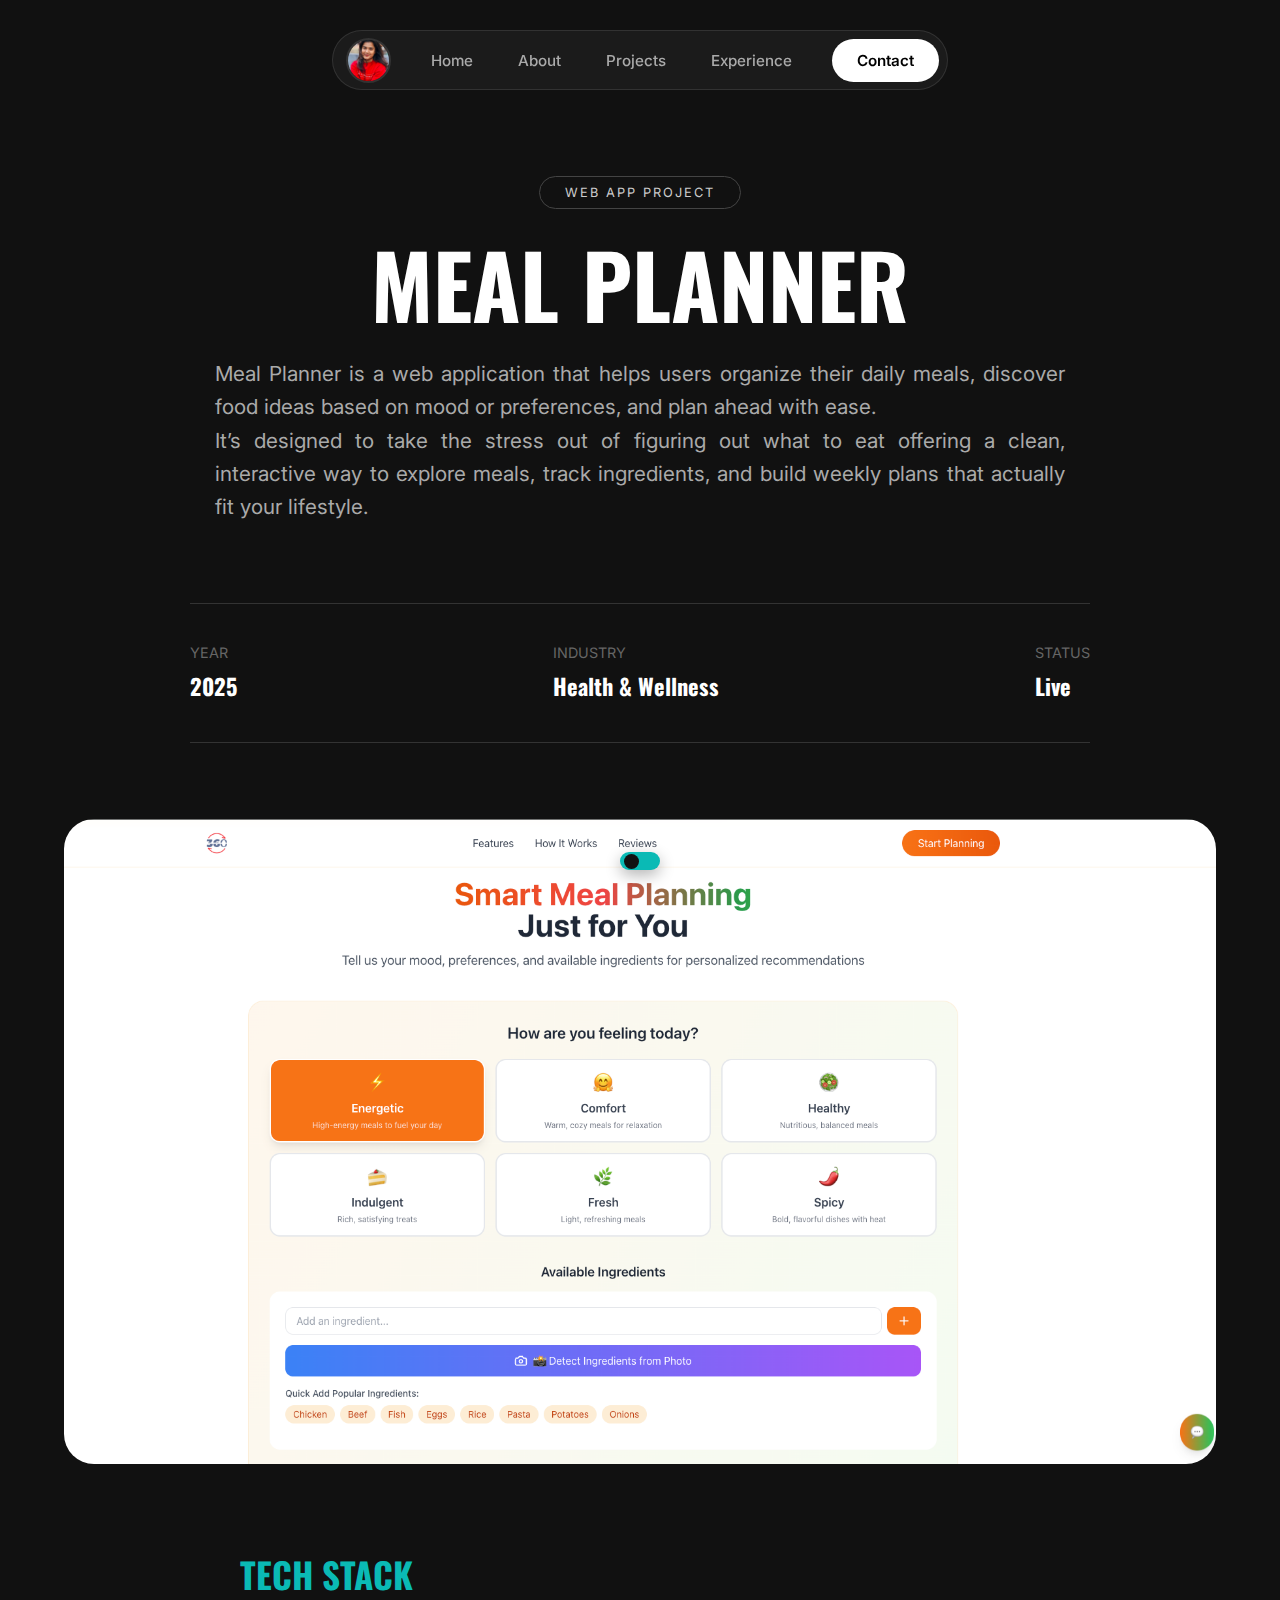
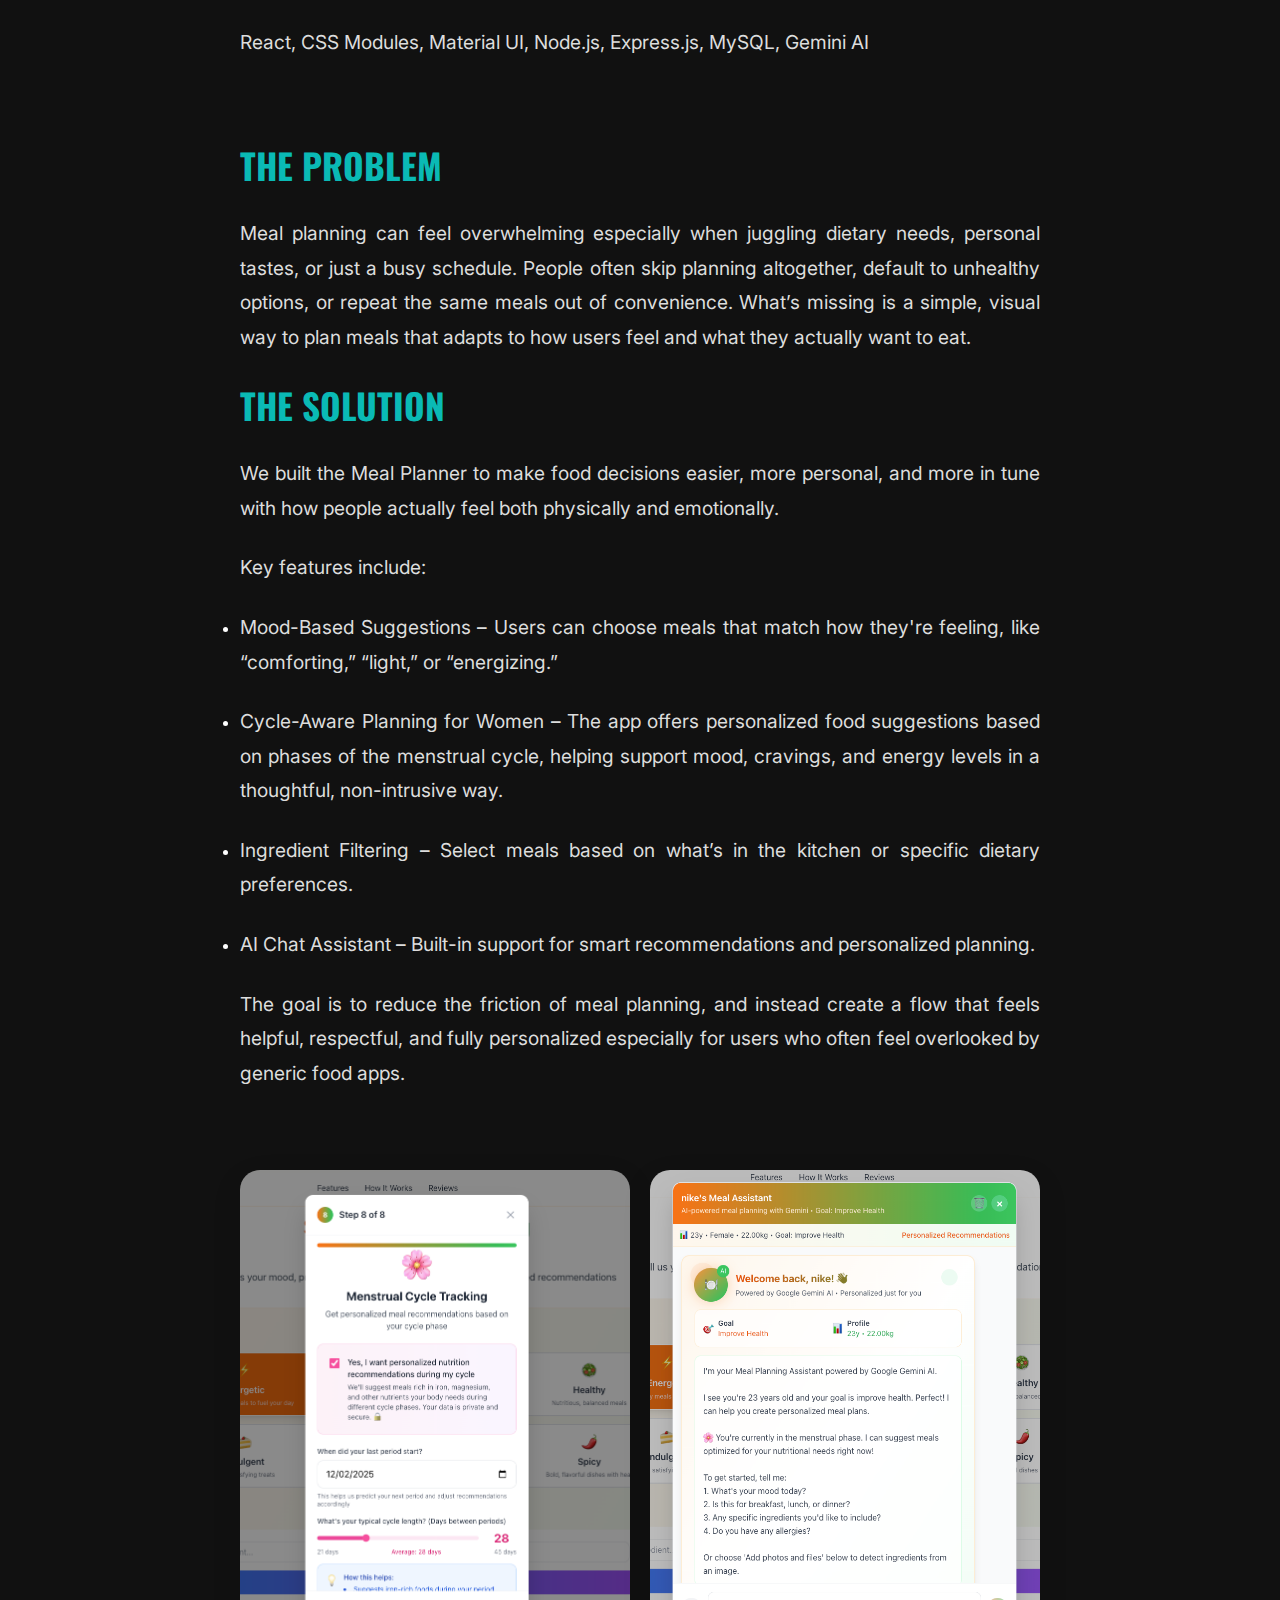
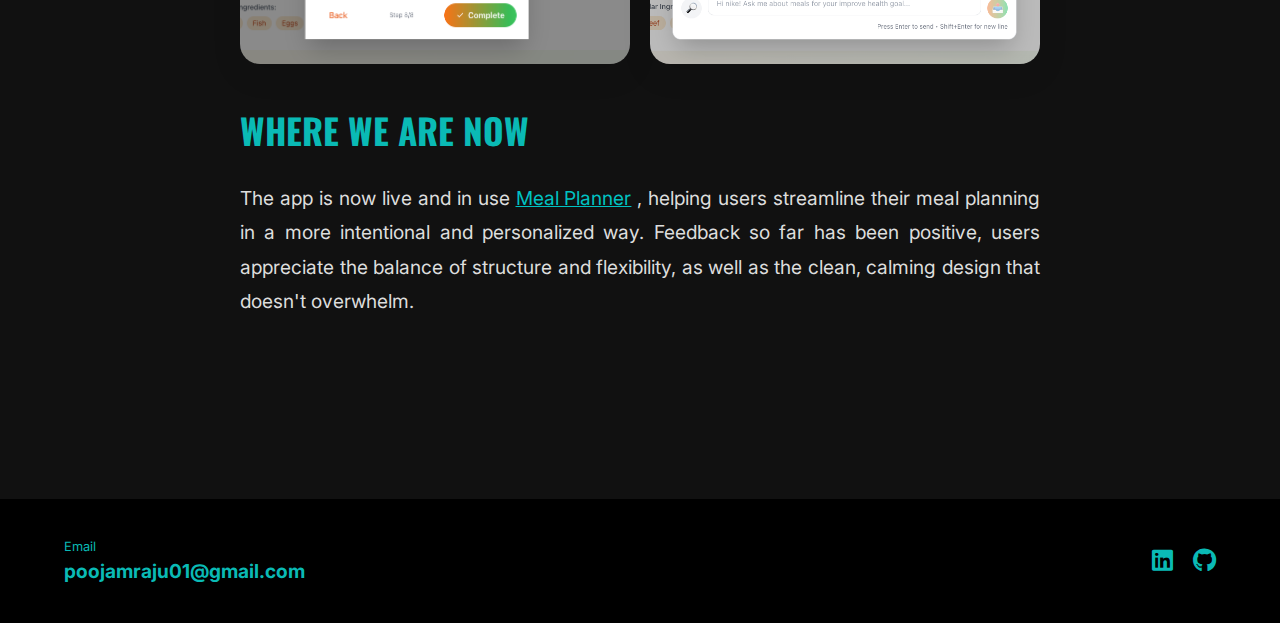
<file: meal-planner.html>
<!DOCTYPE html>
<html lang="en">
<head>
    <meta charset="UTF-8">
    <meta name="viewport" content="width=device-width, initial-scale=1.0">
    <title>Meal Planner</title>
    <link rel="stylesheet" href="style.css">
    <link href="https://fonts.googleapis.com/css2?family=Oswald:wght@700&family=Inter:wght@400;600&display=swap" rel="stylesheet">
    <link rel="stylesheet" href="https://cdnjs.cloudflare.com/ajax/libs/font-awesome/6.0.0/css/all.min.css">
</head>
<body>
    <nav class="pill-nav">
        
        <div class="nav-profile-container">
            <img src="images/me.png" alt="Profile" class="nav-profile-img">
            
            <div class="work-tooltip">
                <span class="dot"></span> Available for work
            </div>
        </div>

    
        <ul class="nav-links">
            <li><a href="index.html">Home</a></li>
            <li><a href="index.html#about">About</a></li>
            
            <li><a href="projects.html">Projects</a></li>
            
            <li><a href="index.html#work">Experience</a></li>
        </ul>
        <a href="index.html#contact" class="btn-contact">Contact</a>
    </nav>

    <section class="project-header">
        <div class="content-wrapper">
            <span class="project-tag-pill">WEB APP PROJECT</span>
            <h1 class="giant-text-project">MEAL PLANNER</h1>
            <p class="project-lead">Meal Planner is a web application that helps users organize their daily meals, discover food ideas based on mood or preferences, and plan ahead with ease.
<br>It’s designed to take the stress out of figuring out what to eat offering a clean, interactive way to explore meals, track ingredients, and build weekly plans that actually fit your lifestyle.

            
            
            <div class="project-stats-row">
                <div class="p-stat">
                    <small>Year</small>
                    <strong>2025</strong>
                </div>
                <div class="p-stat">
                    <small>Industry</small>
                    <strong>Health & Wellness</strong>
                </div>
                
                <div class="p-stat">
                    <small>Status</small>
                    <strong>Live</strong>
                </div>
            </div>
        </div>
    </section>

    <section class="project-body">
        <div class="content-wrapper">
            
            <div class="project-hero-img">
                <img src="images/meal/meal1.png" alt="Hero Project Image">
            </div>
<div class="text-block">
                <h2>Tech Stack</h2>
                <p>React, CSS Modules, Material UI, Node.js, Express.js, MySQL, Gemini AI </p></div>

            <div class="text-block">
                <h2>THE PROBLEM</h2>
                <p>Meal planning can feel overwhelming especially when juggling dietary needs, personal tastes, or just a busy schedule.

People often skip planning altogether, default to unhealthy options, or repeat the same meals out of convenience.
What’s missing is a simple, visual way to plan meals that adapts to how users feel and what they actually want to eat.</p>           


            <div class="text-block">
                <h2>THE SOLUTION</h2>
                <p>We built the Meal Planner to make food decisions easier, more personal, and more in tune with how people actually feel both physically and emotionally.

<p>Key features include:</p>

<li><p>Mood-Based Suggestions – Users can choose meals that match how they're feeling, like “comforting,” “light,” or “energizing.” 

<li><p>Cycle-Aware Planning for Women – The app offers personalized food suggestions based on phases of the menstrual cycle, helping support mood, cravings, and energy levels in a thoughtful, non-intrusive way.

<li><p>Ingredient Filtering – Select meals based on what’s in the kitchen or specific dietary preferences.



<li><p>AI Chat Assistant – Built-in support for smart recommendations and personalized planning.
<p>The goal is to reduce the friction of meal planning, and instead create a flow that feels helpful, respectful, and fully personalized especially for users who often feel overlooked by generic food apps.</p>
</div>
<div class="content-wrapper">
    <div class="two-image-grid">
        
        <div class="grid-item">
            <img src="images/meal/meal2.png" alt="Screenshot 1">
        </div>

        <div class="grid-item">
            <img src="images/meal/meal3.png" alt="Screenshot 2">
        </div>

    </div>
</div>
             <div class="text-block">
                <h2>WHERE WE ARE NOW</h2>


<p>The app is now live and in use <a href="https://meal-planner.feeltiptop.com/" target="_blank" rel="noopener noreferrer" style="color: #00C2C2; text-decoration: underline;">Meal Planner</a>
, helping users streamline their meal planning in a more intentional and personalized way.

Feedback so far has been positive, users appreciate the balance of structure and flexibility, as well as the clean, calming design that doesn't overwhelm.  </p>          </div>

        </div>
    </section>

       <div class="cursor-dot"></div>
       
    </section> 

    <footer class="lime-footer">
        <div class="footer-col">
            <small>Email</small>
            <strong>poojamraju01@gmail.com</strong>
        </div>
        <div class="footer-col social-icons">
        <a
          href="https://www.linkedin.com/in/pooja-m-raju/"
          target="_blank"
          aria-label="LinkedIn"
        >
          <i class="fab fa-linkedin" style="color: #0abab5"></i>
        </a>

        <a
          href="https://github.com/rajupooja1211/"
          target="_blank"
          aria-label="GitHub"
        >
          <i class="fab fa-github" style="color: #0abab5"></i>
        </a>
      </div>
    </footer>
    <div class="bottom-toggle-pill" id="themeToggle">
        <div class="toggle-circle"></div>
    </div>

    <script>
        document.addEventListener('DOMContentLoaded', () => {
            
            // --- 1. DEFINE ALL VARIABLES FIRST ---
            const themeToggle = document.getElementById('themeToggle');
            const footer = document.querySelector('.lime-footer');
            const card = document.getElementById('travelingCard');
            const stage = document.querySelector('.scroll-stage');
            const badge = document.querySelector('.sticker-badge');

            // --- 2. THEME TOGGLE LOGIC ---
            // A. Check Local Storage on Load
            const currentTheme = localStorage.getItem('theme');
            if (currentTheme === 'light') {
                document.body.classList.add('light-mode');
                if (themeToggle) themeToggle.classList.add('active');
            }

            // B. Click Listener
            if (themeToggle) {
                themeToggle.addEventListener('click', () => {
                    document.body.classList.toggle('light-mode');
                    themeToggle.classList.toggle('active');
                    
                    if (document.body.classList.contains('light-mode')) {
                        localStorage.setItem('theme', 'light');
                    } else {
                        localStorage.setItem('theme', 'dark');
                    }
                });
            }

            // --- 3. MASTER SCROLL LISTENER ---
            window.addEventListener('scroll', () => {
                const windowHeight = window.innerHeight;
                const windowWidth = window.innerWidth;

                // A. Hide Toggle When Footer is Visible
                if (themeToggle && footer) {
                    const footerRect = footer.getBoundingClientRect();
                    if (footerRect.top < windowHeight) {
                        themeToggle.style.opacity = '0';
                        themeToggle.style.pointerEvents = 'none';
                    } else {
                        themeToggle.style.opacity = '1';
                        themeToggle.style.pointerEvents = 'auto';
                    }
                }

                // B. 3D Card Animation (Only runs if stage exists)
                if (stage && card) {
                    const rect = stage.getBoundingClientRect();
                    const stageHeight = stage.offsetHeight;

                    let scrollDistance = -rect.top;
                    let totalScrollable = stageHeight - windowHeight;
                    let progress = scrollDistance / totalScrollable;

                    // Clamp progress
                    if (progress < 0) progress = 0;
                    if (progress > 1) progress = 1;

                    // Badge Visibility
                    if (badge) {
                        badge.style.opacity = (progress > 0.05) ? '0' : '1';
                    }

                    // Card Movement
                    let moveDistance = windowWidth * 0.25; 
                    let moveProgress = progress * 2; 
                    if (moveProgress > 1) moveProgress = 1;
                    let xMove = moveProgress * moveDistance;

                    // Card Rotation
                    let yRotation = progress * 360;
                    let zTilt = Math.sin(progress * Math.PI) * -15; 
                    
                    card.style.transform = `translateX(${xMove}px) rotateY(${yRotation}deg) rotateZ(${zTilt}deg)`;
                }
            });

            // --- 4. NAVIGATION CLICK HANDLER (Smooth Scroll) ---
            const scrollLinks = [
                { id: 'link-home', pos: 0 },
                { id: 'link-about', pos: window.innerHeight * 3 }, 
                { id: 'link-projects', elementId: 'projects' },
                { id: 'link-work', elementId: 'work' },
                { id: 'link-contact', elementId: 'contact' }
            ];

            scrollLinks.forEach(link => {
                const btn = document.getElementById(link.id);
                if (btn) {
                    btn.addEventListener('click', (e) => {
                        e.preventDefault();
                        if (link.pos !== undefined) {
                            window.scrollTo({ top: link.pos, behavior: 'smooth' });
                        } else if (link.elementId) {
                            const section = document.getElementById(link.elementId);
                            if (section) window.scrollTo({ top: section.offsetTop, behavior: 'smooth' });
                        }
                    });
                }
            });

            // --- 5. HANDLE INCOMING LINKS ---
            if (window.location.hash) {
                const targetId = window.location.hash.substring(1);
                setTimeout(() => {
                    const targetSection = document.getElementById(targetId);
                    if (targetSection) {
                        window.scrollTo({ top: targetSection.offsetTop, behavior: 'smooth' });
                    }
                }, 100);
            }

        });
        // --- CUSTOM CURSOR LOGIC (Smooth + No Jump) ---
            const cursorDot = document.querySelector('.cursor-dot');
            let isFirstMove = true;

            window.addEventListener('mousemove', (e) => {
                const posX = e.clientX;
                const posY = e.clientY;

                if (cursorDot) {
                    if (isFirstMove) {
                        // 1. FIRST MOVE: Teleport instantly (No Animation)
                        // This prevents the "flying from top-left" look
                        cursorDot.style.left = `${posX}px`;
                        cursorDot.style.top = `${posY}px`;
                        cursorDot.style.opacity = '1'; // Show it now
                        isFirstMove = false;
                    } else {
                        // 2. ALL OTHER MOVES: Use the Smooth Animation you wanted
                        cursorDot.animate({
                            left: `${posX}px`,
                            top: `${posY}px`
                        }, { duration: 500, fill: "forwards" });
                    }
                }
            });

            // --- HOVER EFFECTS ---
            const clickableElements = document.querySelectorAll('a, button, .project-card, .bottom-toggle-pill, .bento-box');

            clickableElements.forEach(el => {
                el.addEventListener('mouseenter', () => {
                    if(cursorDot) cursorDot.classList.add('cursor-hover');
                });
                el.addEventListener('mouseleave', () => {
                    if(cursorDot) cursorDot.classList.remove('cursor-hover');
                });
            });
        
    </script>


</body>
</html>
</file>
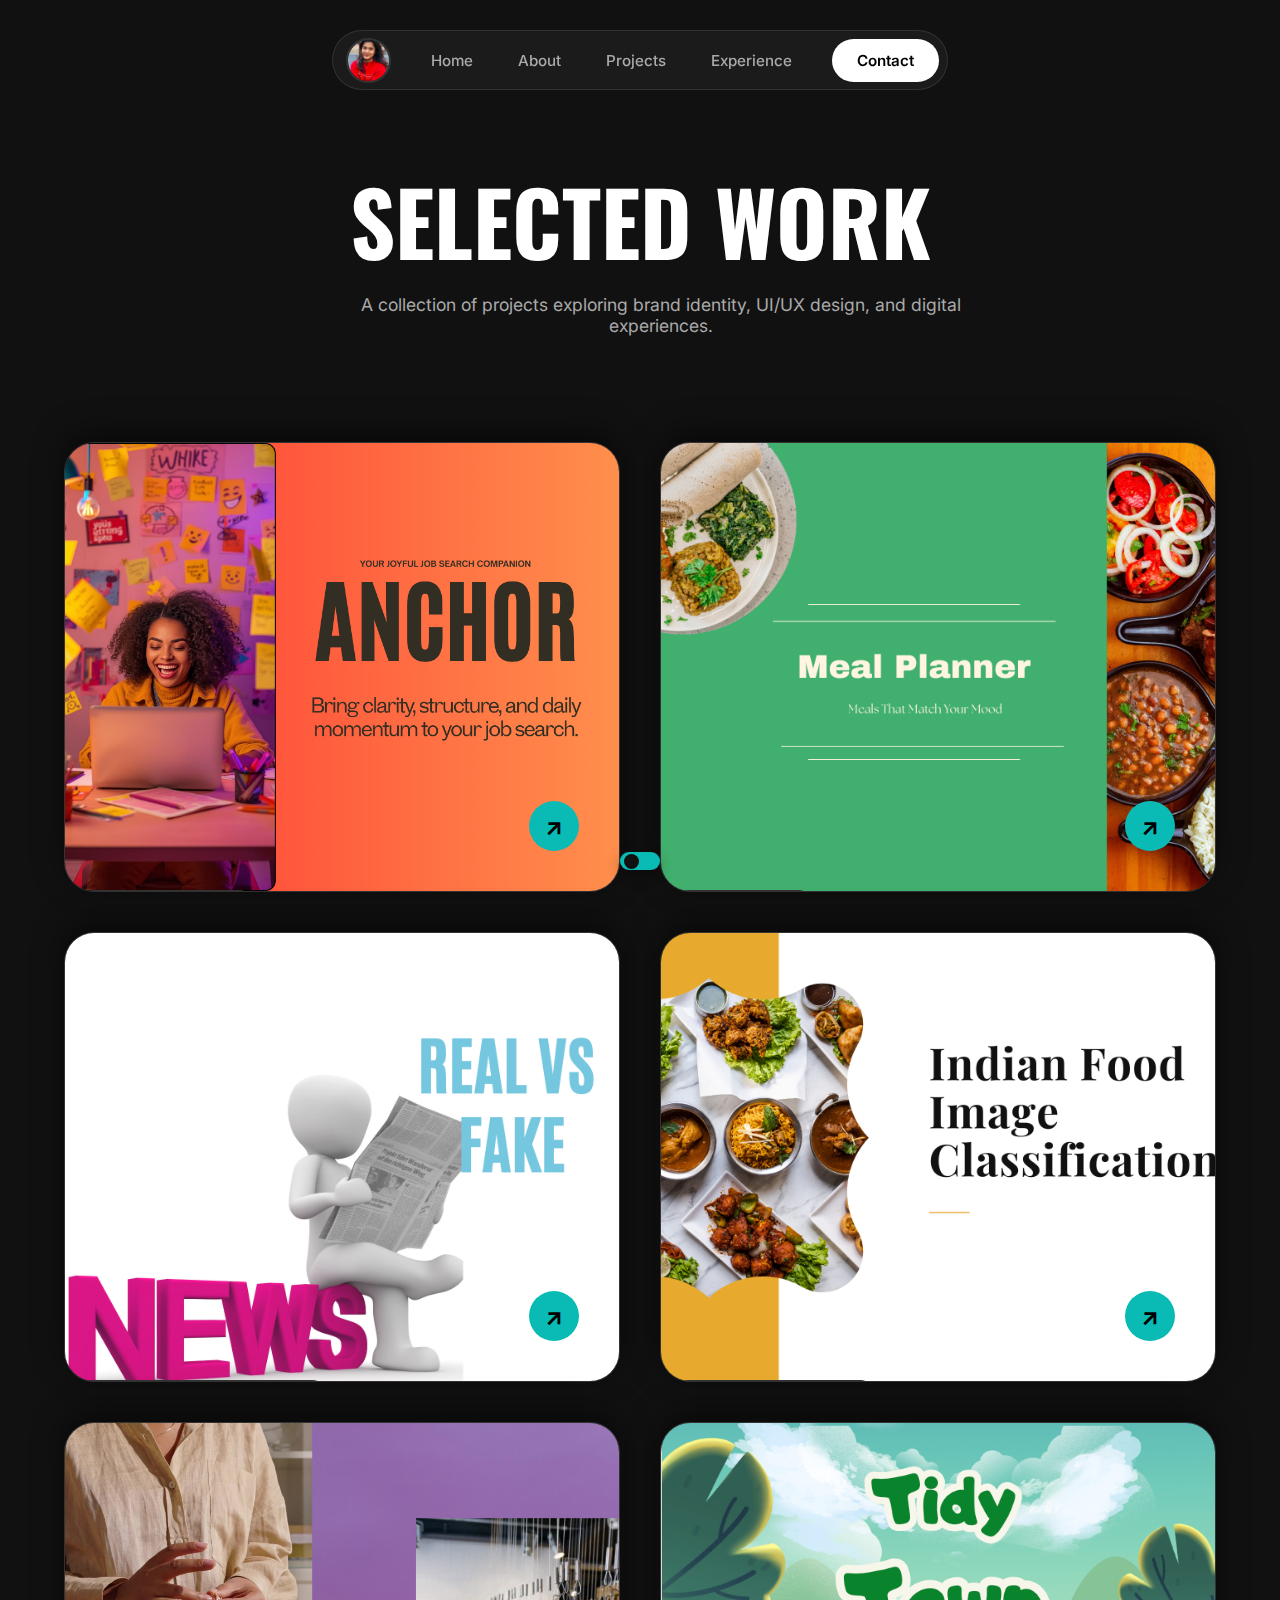
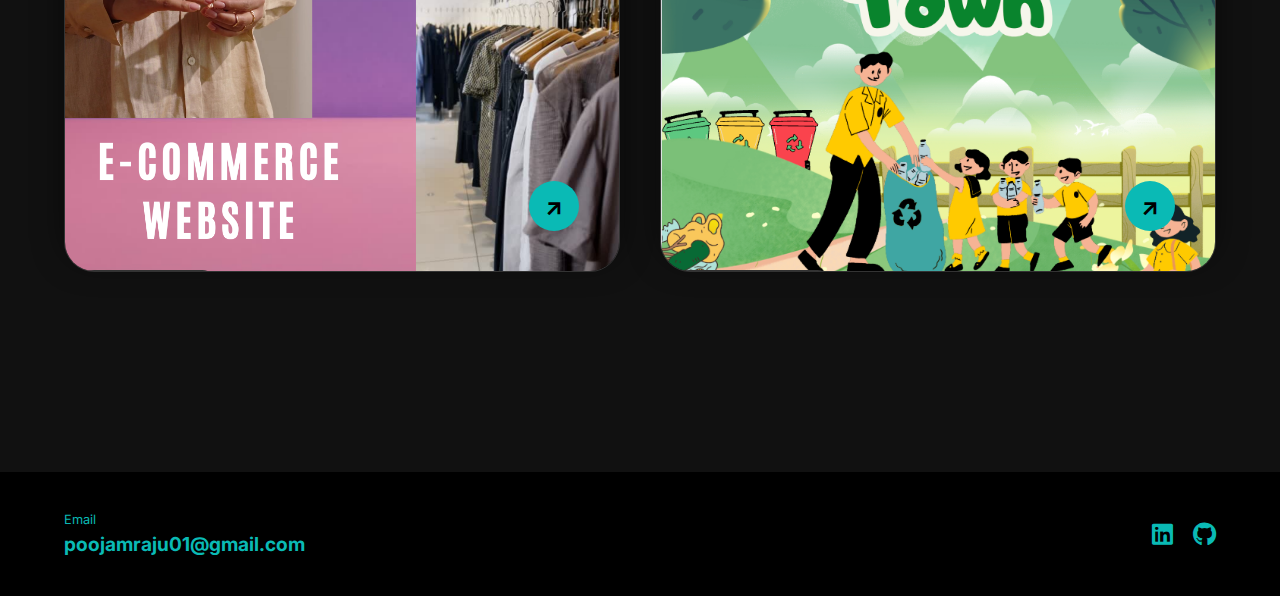
<file: projects.html>
<!DOCTYPE html>
<html lang="en">
<head>
    <meta charset="UTF-8">
    <meta name="viewport" content="width=device-width, initial-scale=1.0">
    <title>All Projects - Pooja Raju</title>
    <link rel="stylesheet" href="style.css">
    <link href="https://fonts.googleapis.com/css2?family=Oswald:wght@700&family=Inter:wght@400;600&display=swap" rel="stylesheet">
    <link rel="stylesheet" href="https://cdnjs.cloudflare.com/ajax/libs/font-awesome/6.0.0/css/all.min.css">
</head>
<body>
    <nav class="pill-nav">
        
        <div class="nav-profile-container">
            <img src="images/me.png" alt="Profile" class="nav-profile-img">
            
            <div class="work-tooltip">
                <span class="dot"></span> Available for work
            </div>
        </div>

    
        <ul class="nav-links">
            <li><a href="index.html">Home</a></li>
            <li><a href="index.html#about">About</a></li>
            <li><a href="index.html#projects">Projects</a></li>
            <li><a href="index.html#work">Experience</a></li>
        </ul>
        <a href="index.html#contact" class="btn-contact">Contact</a>
    </nav>

    <section class="projects-page-header">
        <div class="content-wrapper">
            <h1 class="giant-text-project">SELECTED WORK</h1>
            <p class="section-desc1">A collection of projects exploring brand identity, UI/UX design, and digital experiences.</p>
        </div>
    </section>

    <section class="standard-section" style="padding-top: 0;">
        <div class="content-wrapper">
            
            <div class="projects-grid">
                
                <a href="anchor.html" class="project-card static-card">
                    <img src="images/anchor/anchor.png" alt="Project 1">
                    <div class="project-overlay">
                        <span class="project-tag">iOS + WEB APP PROJECT</span>
                        <h3>ANCHOR</h3>
                        <div class="round-btn">↗</div>
                    </div>
                </a>
<a href="meal-planner.html" class="project-card static-card"> <img src="images/meal/meal.png" alt="Meal Planner">
        <div class="project-overlay">
            <span class="project-tag">WEB APP PROJECT</span>
            <h3>MEAL PLANNER</h3>
            <div class="round-btn">↗</div>
        </div>
    </a>
                <a href="real-fake.html" class="project-card static-card">
                    <img src="images/fake-real/real1.png" alt="Project 2">
                    <div class="project-overlay">
                        <span class="project-tag">NLP / MACHINE LEARNING PROJECT</span>
                        <h3>FAKE VS REAL NEWS CLASSIFICATION</h3>
                        <div class="round-btn">↗</div>
                    </div>
                </a>

                <a href="indian-food.html" class="project-card static-card">
                    <img src="images/indian-food/food.png" alt="Project 3">
                    <div class="project-overlay">
                        <span class="project-tag">COMPUTER VISION PROJECT</span>
                        <h3>INDIAN FOOD IMAGE CLASSIFICATION</h3>
                        <div class="round-btn">↗</div>
                    </div>
                </a>

               

                <a href="e-commerce.html" class="project-card static-card">
                    <img src="images/e-commerce/ecommerce.png" alt="Project 5">
                    <div class="project-overlay">
                        <span class="project-tag">WEB APP PROJECT</span>
                        <h3>E-COMMERCE STORE</E-COMMERCE></h3>
                        <div class="round-btn">↗</div>
                    </div>
                </a>

                <a href="tidy-town.html" class="project-card static-card">
                    <img src="images/tidy-town/tidyy.png" alt="Project 6">
                    <div class="project-overlay">
                        <span class="project-tag">MOBILE APP PROJECT</span>
                        <h3>TIDY TOWN</h3>
                        <div class="round-btn">↗</div>
                    </div>
                </a>

            </div>
        </div>
    </section>

    <footer class="lime-footer">
        <div class="footer-col">
            <small>Email</small>
            <strong>poojamraju01@gmail.com</strong>
        </div>
        <div class="footer-col social-icons">
        <a
          href="https://www.linkedin.com/in/pooja-m-raju/"
          target="_blank"
          aria-label="LinkedIn"
        >
          <i class="fab fa-linkedin" style="color: #0abab5"></i>
        </a>

        <a
          href="https://github.com/rajupooja1211/"
          target="_blank"
          aria-label="GitHub"
        >
          <i class="fab fa-github" style="color: #0abab5"></i>
        </a>
      </div>
    </footer>

    <div class="bottom-toggle-pill" id="themeToggle">
        <div class="toggle-circle"></div>
    </div>
   <div class="cursor-dot"></div>
   <script>
        document.addEventListener('DOMContentLoaded', () => {
            
            // --- 1. DEFINE ALL VARIABLES FIRST ---
            const themeToggle = document.getElementById('themeToggle');
            const footer = document.querySelector('.lime-footer');
            const card = document.getElementById('travelingCard');
            const stage = document.querySelector('.scroll-stage');
            const badge = document.querySelector('.sticker-badge');

            // --- 2. THEME TOGGLE LOGIC ---
            // A. Check Local Storage on Load
            const currentTheme = localStorage.getItem('theme');
            if (currentTheme === 'light') {
                document.body.classList.add('light-mode');
                if (themeToggle) themeToggle.classList.add('active');
            }

            // B. Click Listener
            if (themeToggle) {
                themeToggle.addEventListener('click', () => {
                    document.body.classList.toggle('light-mode');
                    themeToggle.classList.toggle('active');
                    
                    if (document.body.classList.contains('light-mode')) {
                        localStorage.setItem('theme', 'light');
                    } else {
                        localStorage.setItem('theme', 'dark');
                    }
                });
            }

            // --- 3. MASTER SCROLL LISTENER ---
            window.addEventListener('scroll', () => {
                const windowHeight = window.innerHeight;
                const windowWidth = window.innerWidth;

                // A. Hide Toggle When Footer is Visible
                if (themeToggle && footer) {
                    const footerRect = footer.getBoundingClientRect();
                    if (footerRect.top < windowHeight) {
                        themeToggle.style.opacity = '0';
                        themeToggle.style.pointerEvents = 'none';
                    } else {
                        themeToggle.style.opacity = '1';
                        themeToggle.style.pointerEvents = 'auto';
                    }
                }

                // B. 3D Card Animation (Only runs if stage exists)
                if (stage && card) {
                    const rect = stage.getBoundingClientRect();
                    const stageHeight = stage.offsetHeight;

                    let scrollDistance = -rect.top;
                    let totalScrollable = stageHeight - windowHeight;
                    let progress = scrollDistance / totalScrollable;

                    // Clamp progress
                    if (progress < 0) progress = 0;
                    if (progress > 1) progress = 1;

                    // Badge Visibility
                    if (badge) {
                        badge.style.opacity = (progress > 0.05) ? '0' : '1';
                    }

                    // Card Movement
                    let moveDistance = windowWidth * 0.25; 
                    let moveProgress = progress * 2; 
                    if (moveProgress > 1) moveProgress = 1;
                    let xMove = moveProgress * moveDistance;

                    // Card Rotation
                    let yRotation = progress * 360;
                    let zTilt = Math.sin(progress * Math.PI) * -15; 
                    
                    card.style.transform = `translateX(${xMove}px) rotateY(${yRotation}deg) rotateZ(${zTilt}deg)`;
                }
            });

            // --- 4. NAVIGATION CLICK HANDLER (Smooth Scroll) ---
            const scrollLinks = [
                { id: 'link-home', pos: 0 },
                { id: 'link-about', pos: window.innerHeight * 3 }, 
                { id: 'link-projects', elementId: 'projects' },
                { id: 'link-work', elementId: 'work' },
                { id: 'link-contact', elementId: 'contact' }
            ];

            scrollLinks.forEach(link => {
                const btn = document.getElementById(link.id);
                if (btn) {
                    btn.addEventListener('click', (e) => {
                        e.preventDefault();
                        if (link.pos !== undefined) {
                            window.scrollTo({ top: link.pos, behavior: 'smooth' });
                        } else if (link.elementId) {
                            const section = document.getElementById(link.elementId);
                            if (section) window.scrollTo({ top: section.offsetTop, behavior: 'smooth' });
                        }
                    });
                }
            });

            // --- 5. HANDLE INCOMING LINKS ---
            if (window.location.hash) {
                const targetId = window.location.hash.substring(1);
                setTimeout(() => {
                    const targetSection = document.getElementById(targetId);
                    if (targetSection) {
                        window.scrollTo({ top: targetSection.offsetTop, behavior: 'smooth' });
                    }
                }, 100);
            }

        });
        // --- CUSTOM CURSOR LOGIC (Smooth + No Jump) ---
            const cursorDot = document.querySelector('.cursor-dot');
            let isFirstMove = true;

            window.addEventListener('mousemove', (e) => {
                const posX = e.clientX;
                const posY = e.clientY;

                if (cursorDot) {
                    if (isFirstMove) {
                        // 1. FIRST MOVE: Teleport instantly (No Animation)
                        // This prevents the "flying from top-left" look
                        cursorDot.style.left = `${posX}px`;
                        cursorDot.style.top = `${posY}px`;
                        cursorDot.style.opacity = '1'; // Show it now
                        isFirstMove = false;
                    } else {
                        // 2. ALL OTHER MOVES: Use the Smooth Animation you wanted
                        cursorDot.animate({
                            left: `${posX}px`,
                            top: `${posY}px`
                        }, { duration: 500, fill: "forwards" });
                    }
                }
            });

            // --- HOVER EFFECTS ---
            const clickableElements = document.querySelectorAll('a, button, .project-card, .bottom-toggle-pill, .bento-box');

            clickableElements.forEach(el => {
                el.addEventListener('mouseenter', () => {
                    if(cursorDot) cursorDot.classList.add('cursor-hover');
                });
                el.addEventListener('mouseleave', () => {
                    if(cursorDot) cursorDot.classList.remove('cursor-hover');
                });
            });
    </script>

</body>
</html>
</file>
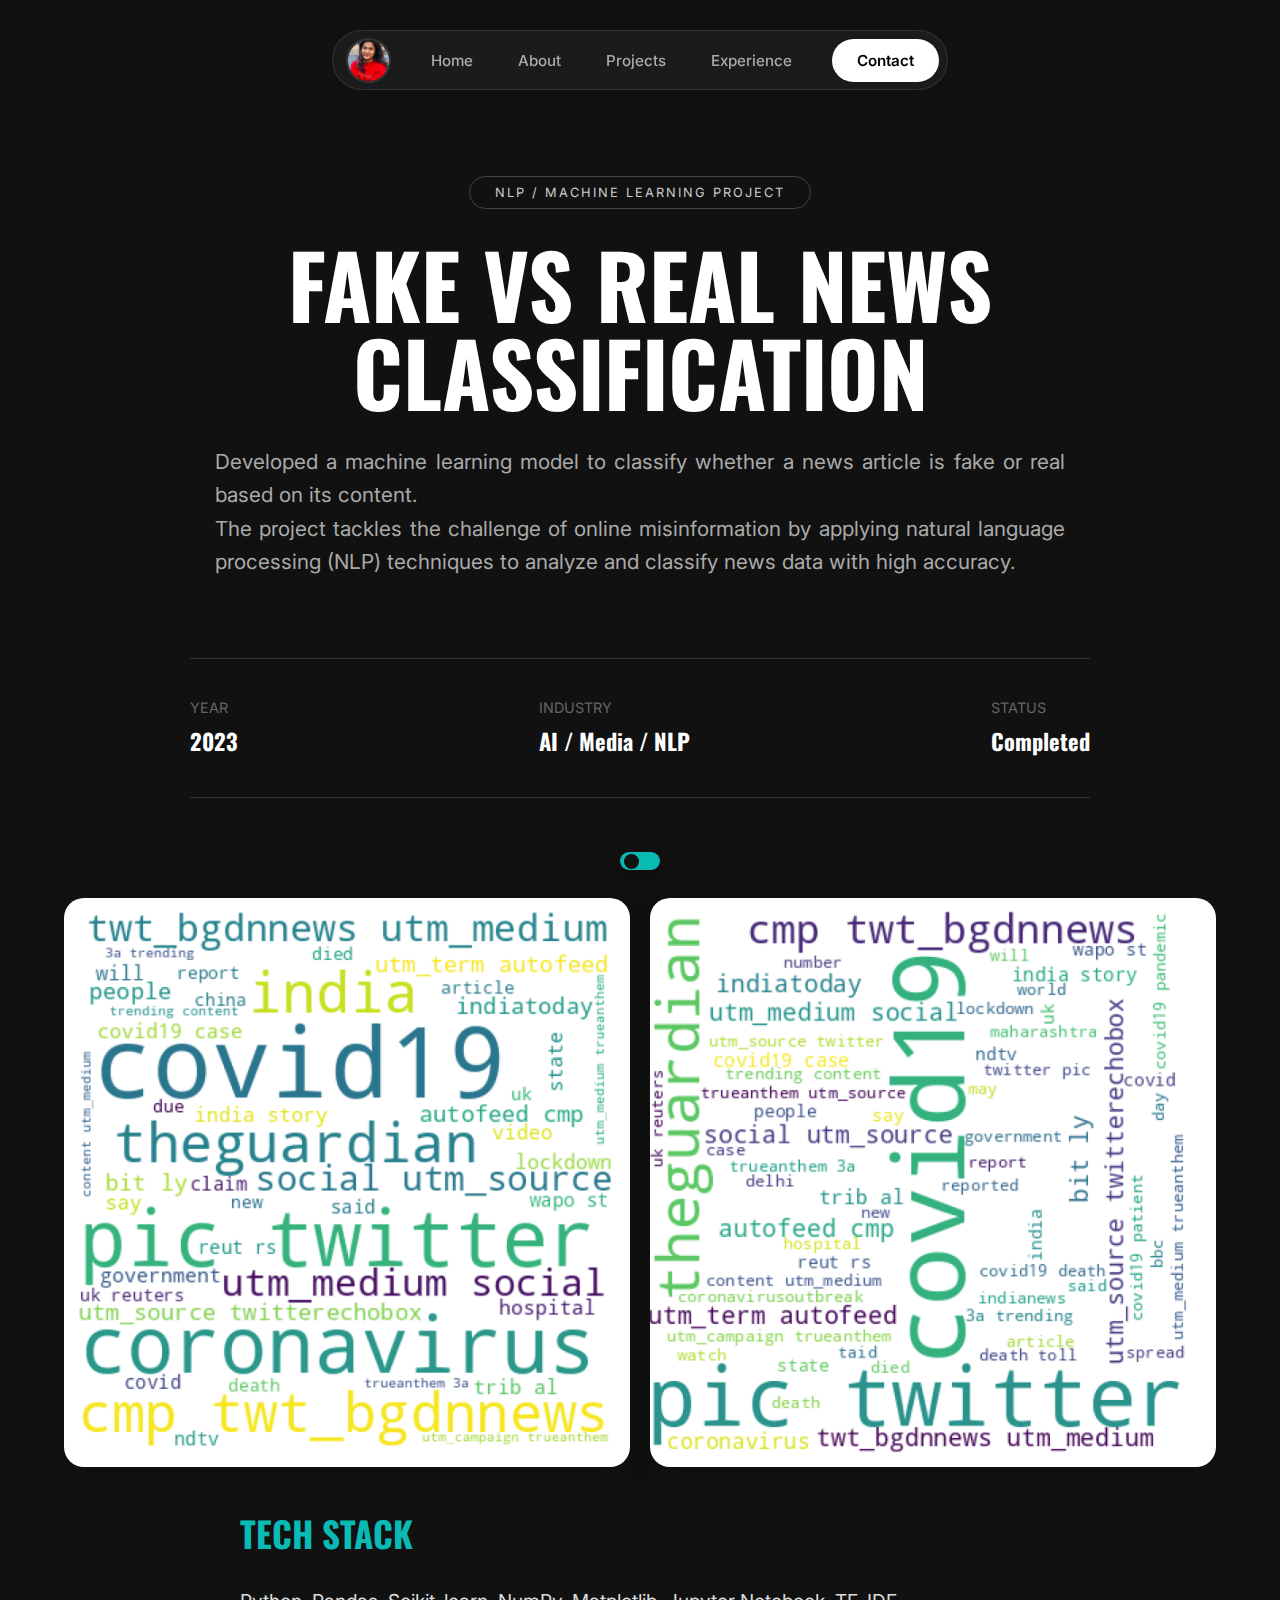
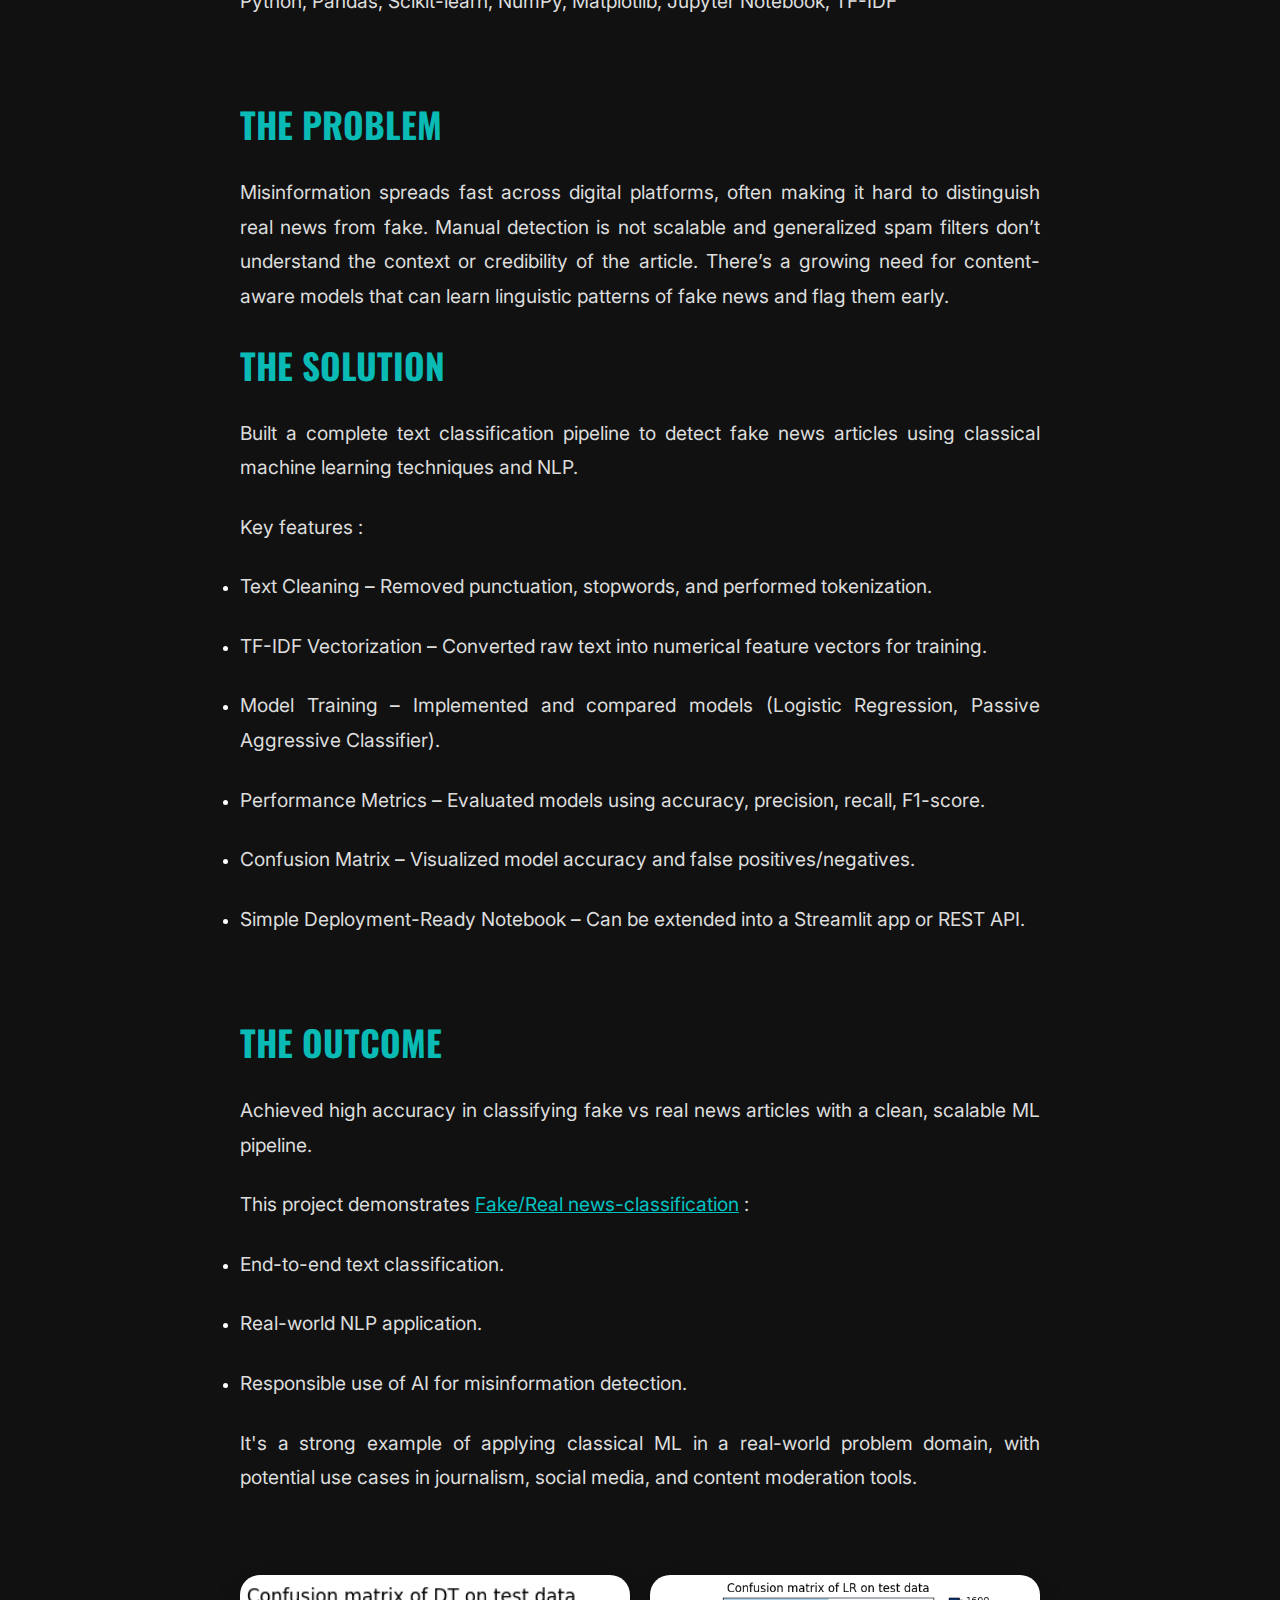
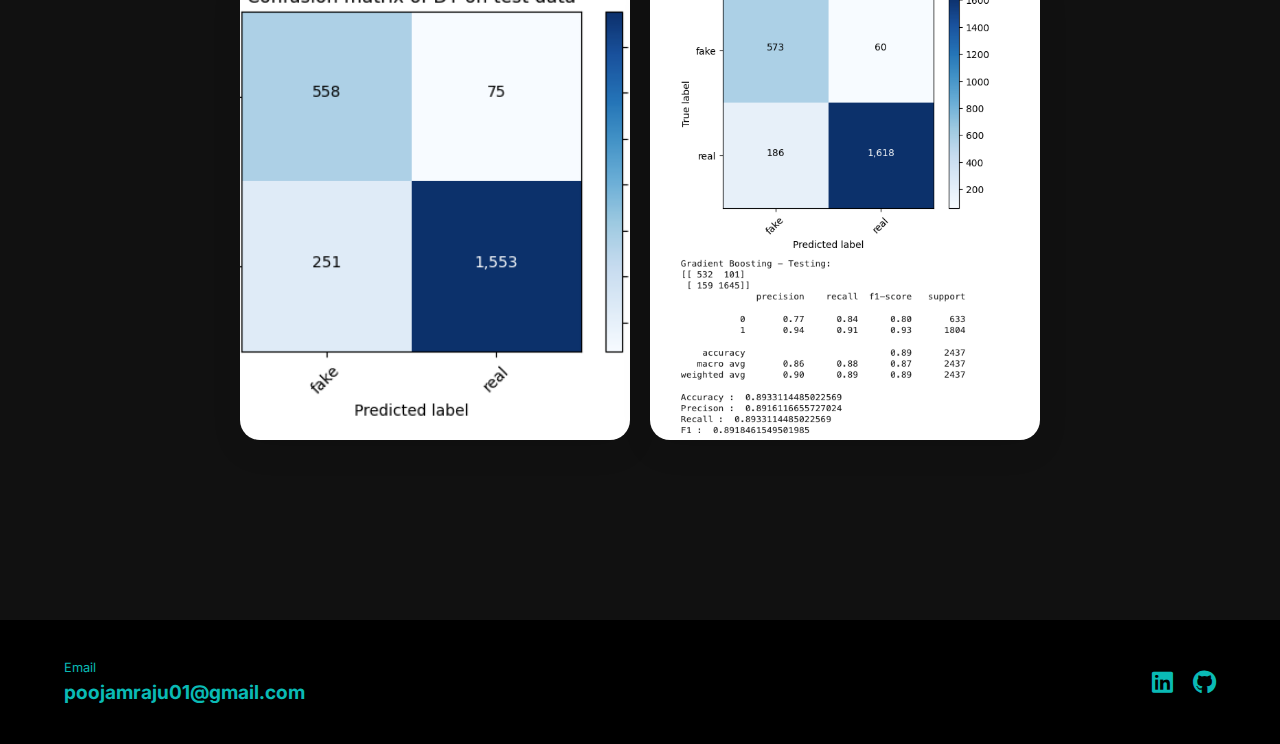
<file: real-fake.html>
<!DOCTYPE html>
<html lang="en">
<head>
    <meta charset="UTF-8">
    <meta name="viewport" content="width=device-width, initial-scale=1.0">
    <title>FAKE VS REAL NEWS CLASSIFICATION</title>
    <link rel="stylesheet" href="style.css">
    <link href="https://fonts.googleapis.com/css2?family=Oswald:wght@700&family=Inter:wght@400;600&display=swap" rel="stylesheet">
    <link rel="stylesheet" href="https://cdnjs.cloudflare.com/ajax/libs/font-awesome/6.0.0/css/all.min.css">
</head>
<body>
    <nav class="pill-nav">
        
        <div class="nav-profile-container">
            <img src="images/me.png" alt="Profile" class="nav-profile-img">
            
            <div class="work-tooltip">
                <span class="dot"></span> Available for work
            </div>
        </div>

    
        <ul class="nav-links">
            <li><a href="index.html">Home</a></li>
            <li><a href="index.html#about">About</a></li>
            
            <li><a href="projects.html">Projects</a></li>
            
            <li><a href="index.html#work">Experience</a></li>
        </ul>
        <a href="index.html#contact" class="btn-contact">Contact</a>
    </nav>

    <section class="project-header">
        <div class="content-wrapper">
            <span class="project-tag-pill">NLP / MACHINE LEARNING PROJECT</span>
            <h1 class="giant-text-project">FAKE VS REAL NEWS CLASSIFICATION</h1>
            <p class="project-lead">Developed a machine learning model to classify whether a news article is fake or real based on its content.
<br>The project tackles the challenge of online misinformation by applying natural language processing (NLP) techniques to analyze and classify news data with high accuracy.
            
            <div class="project-stats-row">
                <div class="p-stat">
                    <small>Year</small>
                    <strong>2023</strong>
                </div>
                <div class="p-stat">
                    <small>Industry</small>
                    <strong>AI / Media / NLP</strong>
                </div>
                
                <div class="p-stat">
                    <small>Status</small>
                    <strong>Completed</strong>
                </div>
            </div>
        </div>
    </section>

    <section class="project-body">
        <div class="content-wrapper">
            
            <div class="content-wrapper">
    <div class="two-image-grid">
        
        <div class="grid-item">
            <img src="images/fake-real/fake1.png" alt="Screenshot 1">
        </div>

        <div class="grid-item">
            <img src="images/fake-real/fake2.png" alt="Screenshot 2">
        </div>

    </div>
</div>
<div class="text-block">
                <h2>Tech Stack</h2>
                <p>Python, Pandas, Scikit-learn, NumPy, Matplotlib, Jupyter Notebook, TF-IDF</p></div>

            <div class="text-block">
                <h2>THE PROBLEM</h2>
                <p>Misinformation spreads fast across digital platforms, often making it hard to distinguish real news from fake.


Manual detection is not scalable and generalized spam filters don’t understand the context or credibility of the article. There’s a growing need for content-aware models that can learn linguistic patterns of fake news and flag them early.</p>           


            <div class="text-block">
                <h2>THE SOLUTION</h2>
                <p>Built a complete text classification pipeline to detect fake news articles using classical machine learning techniques and NLP.
<p>Key features :</p>

<li><p>Text Cleaning – Removed punctuation, stopwords, and performed tokenization.
<li><p>TF-IDF Vectorization – Converted raw text into numerical feature vectors for training.

<li><p>Model Training – Implemented and compared models (Logistic Regression, Passive Aggressive Classifier).


<li><p>Performance Metrics – Evaluated models using accuracy, precision, recall, F1-score.
<li><p>Confusion Matrix – Visualized model accuracy and false positives/negatives.
<li><p>Simple Deployment-Ready Notebook – Can be extended into a Streamlit app or REST API.
</div>

             <div class="text-block">
                <h2>THE OUTCOME</h2>


<p>Achieved high accuracy in classifying fake vs real news articles with a clean, scalable ML pipeline. 
<p>This project demonstrates <a href="https://github.com/rajupooja1211/Fake_vs_Real/tree/main/Real-vs-Fake-main" target="_blank" rel="noopener noreferrer" style="color: #00C2C2; text-decoration: underline;">Fake/Real news-classification</a>  :</p>
<li><p>End-to-end text classification.
<li><p>Real-world NLP application.
<li><p>Responsible use of AI for misinformation detection.
<p>It's a strong example of applying classical ML in a real-world problem domain, with potential use cases in journalism, social media, and content moderation tools.</p>
</div>
<div class="content-wrapper">
    <div class="two-image-grid">
        
        <div class="grid-item">
            <img src="images/fake-real/fake3.png" alt="Screenshot 1">
        </div>

        <div class="grid-item">
            <img src="images/fake-real/fake4.png" alt="Screenshot 2">
        </div>

    </div>
</div>
        </div>
    </section>

       <div class="cursor-dot"></div>
       
    </section> 

    <footer class="lime-footer">
        <div class="footer-col">
            <small>Email</small>
            <strong>poojamraju01@gmail.com</strong>
        </div>
       <div class="footer-col social-icons">
        <a
          href="https://www.linkedin.com/in/pooja-m-raju/"
          target="_blank"
          aria-label="LinkedIn"
        >
          <i class="fab fa-linkedin" style="color: #0abab5"></i>
        </a>

        <a
          href="https://github.com/rajupooja1211/"
          target="_blank"
          aria-label="GitHub"
        >
          <i class="fab fa-github" style="color: #0abab5"></i>
        </a>
      </div>
    </footer>
    <div class="bottom-toggle-pill" id="themeToggle">
        <div class="toggle-circle"></div>
    </div>

    <script>
        document.addEventListener('DOMContentLoaded', () => {
            
            // --- 1. DEFINE ALL VARIABLES FIRST ---
            const themeToggle = document.getElementById('themeToggle');
            const footer = document.querySelector('.lime-footer');
            const card = document.getElementById('travelingCard');
            const stage = document.querySelector('.scroll-stage');
            const badge = document.querySelector('.sticker-badge');

            // --- 2. THEME TOGGLE LOGIC ---
            // A. Check Local Storage on Load
            const currentTheme = localStorage.getItem('theme');
            if (currentTheme === 'light') {
                document.body.classList.add('light-mode');
                if (themeToggle) themeToggle.classList.add('active');
            }

            // B. Click Listener
            if (themeToggle) {
                themeToggle.addEventListener('click', () => {
                    document.body.classList.toggle('light-mode');
                    themeToggle.classList.toggle('active');
                    
                    if (document.body.classList.contains('light-mode')) {
                        localStorage.setItem('theme', 'light');
                    } else {
                        localStorage.setItem('theme', 'dark');
                    }
                });
            }

            // --- 3. MASTER SCROLL LISTENER ---
            window.addEventListener('scroll', () => {
                const windowHeight = window.innerHeight;
                const windowWidth = window.innerWidth;

                // A. Hide Toggle When Footer is Visible
                if (themeToggle && footer) {
                    const footerRect = footer.getBoundingClientRect();
                    if (footerRect.top < windowHeight) {
                        themeToggle.style.opacity = '0';
                        themeToggle.style.pointerEvents = 'none';
                    } else {
                        themeToggle.style.opacity = '1';
                        themeToggle.style.pointerEvents = 'auto';
                    }
                }

                // B. 3D Card Animation (Only runs if stage exists)
                if (stage && card) {
                    const rect = stage.getBoundingClientRect();
                    const stageHeight = stage.offsetHeight;

                    let scrollDistance = -rect.top;
                    let totalScrollable = stageHeight - windowHeight;
                    let progress = scrollDistance / totalScrollable;

                    // Clamp progress
                    if (progress < 0) progress = 0;
                    if (progress > 1) progress = 1;

                    // Badge Visibility
                    if (badge) {
                        badge.style.opacity = (progress > 0.05) ? '0' : '1';
                    }

                    // Card Movement
                    let moveDistance = windowWidth * 0.25; 
                    let moveProgress = progress * 2; 
                    if (moveProgress > 1) moveProgress = 1;
                    let xMove = moveProgress * moveDistance;

                    // Card Rotation
                    let yRotation = progress * 360;
                    let zTilt = Math.sin(progress * Math.PI) * -15; 
                    
                    card.style.transform = `translateX(${xMove}px) rotateY(${yRotation}deg) rotateZ(${zTilt}deg)`;
                }
            });

            // --- 4. NAVIGATION CLICK HANDLER (Smooth Scroll) ---
            const scrollLinks = [
                { id: 'link-home', pos: 0 },
                { id: 'link-about', pos: window.innerHeight * 3 }, 
                { id: 'link-projects', elementId: 'projects' },
                { id: 'link-work', elementId: 'work' },
                { id: 'link-contact', elementId: 'contact' }
            ];

            scrollLinks.forEach(link => {
                const btn = document.getElementById(link.id);
                if (btn) {
                    btn.addEventListener('click', (e) => {
                        e.preventDefault();
                        if (link.pos !== undefined) {
                            window.scrollTo({ top: link.pos, behavior: 'smooth' });
                        } else if (link.elementId) {
                            const section = document.getElementById(link.elementId);
                            if (section) window.scrollTo({ top: section.offsetTop, behavior: 'smooth' });
                        }
                    });
                }
            });

            // --- 5. HANDLE INCOMING LINKS ---
            if (window.location.hash) {
                const targetId = window.location.hash.substring(1);
                setTimeout(() => {
                    const targetSection = document.getElementById(targetId);
                    if (targetSection) {
                        window.scrollTo({ top: targetSection.offsetTop, behavior: 'smooth' });
                    }
                }, 100);
            }

        });
        // --- CUSTOM CURSOR LOGIC (Smooth + No Jump) ---
            const cursorDot = document.querySelector('.cursor-dot');
            let isFirstMove = true;

            window.addEventListener('mousemove', (e) => {
                const posX = e.clientX;
                const posY = e.clientY;

                if (cursorDot) {
                    if (isFirstMove) {
                        // 1. FIRST MOVE: Teleport instantly (No Animation)
                        // This prevents the "flying from top-left" look
                        cursorDot.style.left = `${posX}px`;
                        cursorDot.style.top = `${posY}px`;
                        cursorDot.style.opacity = '1'; // Show it now
                        isFirstMove = false;
                    } else {
                        // 2. ALL OTHER MOVES: Use the Smooth Animation you wanted
                        cursorDot.animate({
                            left: `${posX}px`,
                            top: `${posY}px`
                        }, { duration: 500, fill: "forwards" });
                    }
                }
            });

            // --- HOVER EFFECTS ---
            const clickableElements = document.querySelectorAll('a, button, .project-card, .bottom-toggle-pill, .bento-box');

            clickableElements.forEach(el => {
                el.addEventListener('mouseenter', () => {
                    if(cursorDot) cursorDot.classList.add('cursor-hover');
                });
                el.addEventListener('mouseleave', () => {
                    if(cursorDot) cursorDot.classList.remove('cursor-hover');
                });
            });
        
    </script>


</body>
</html>
</file>
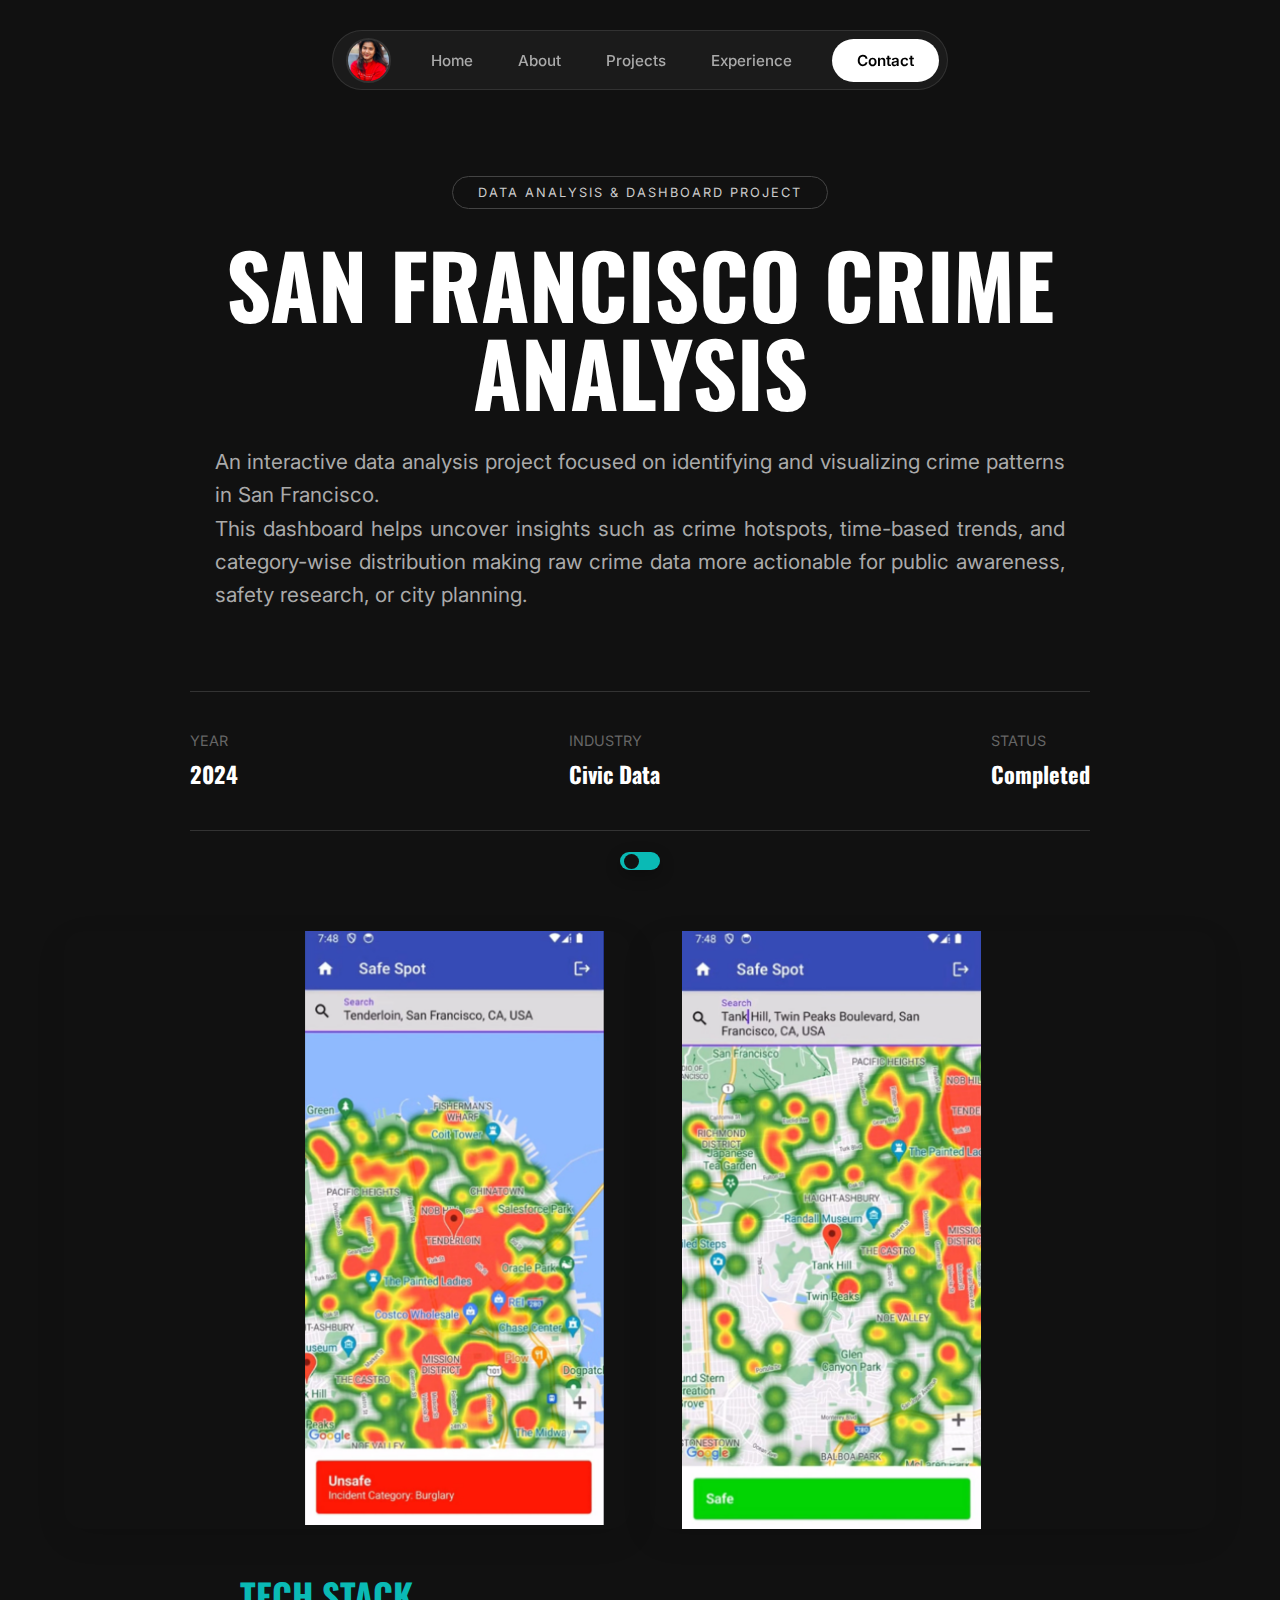
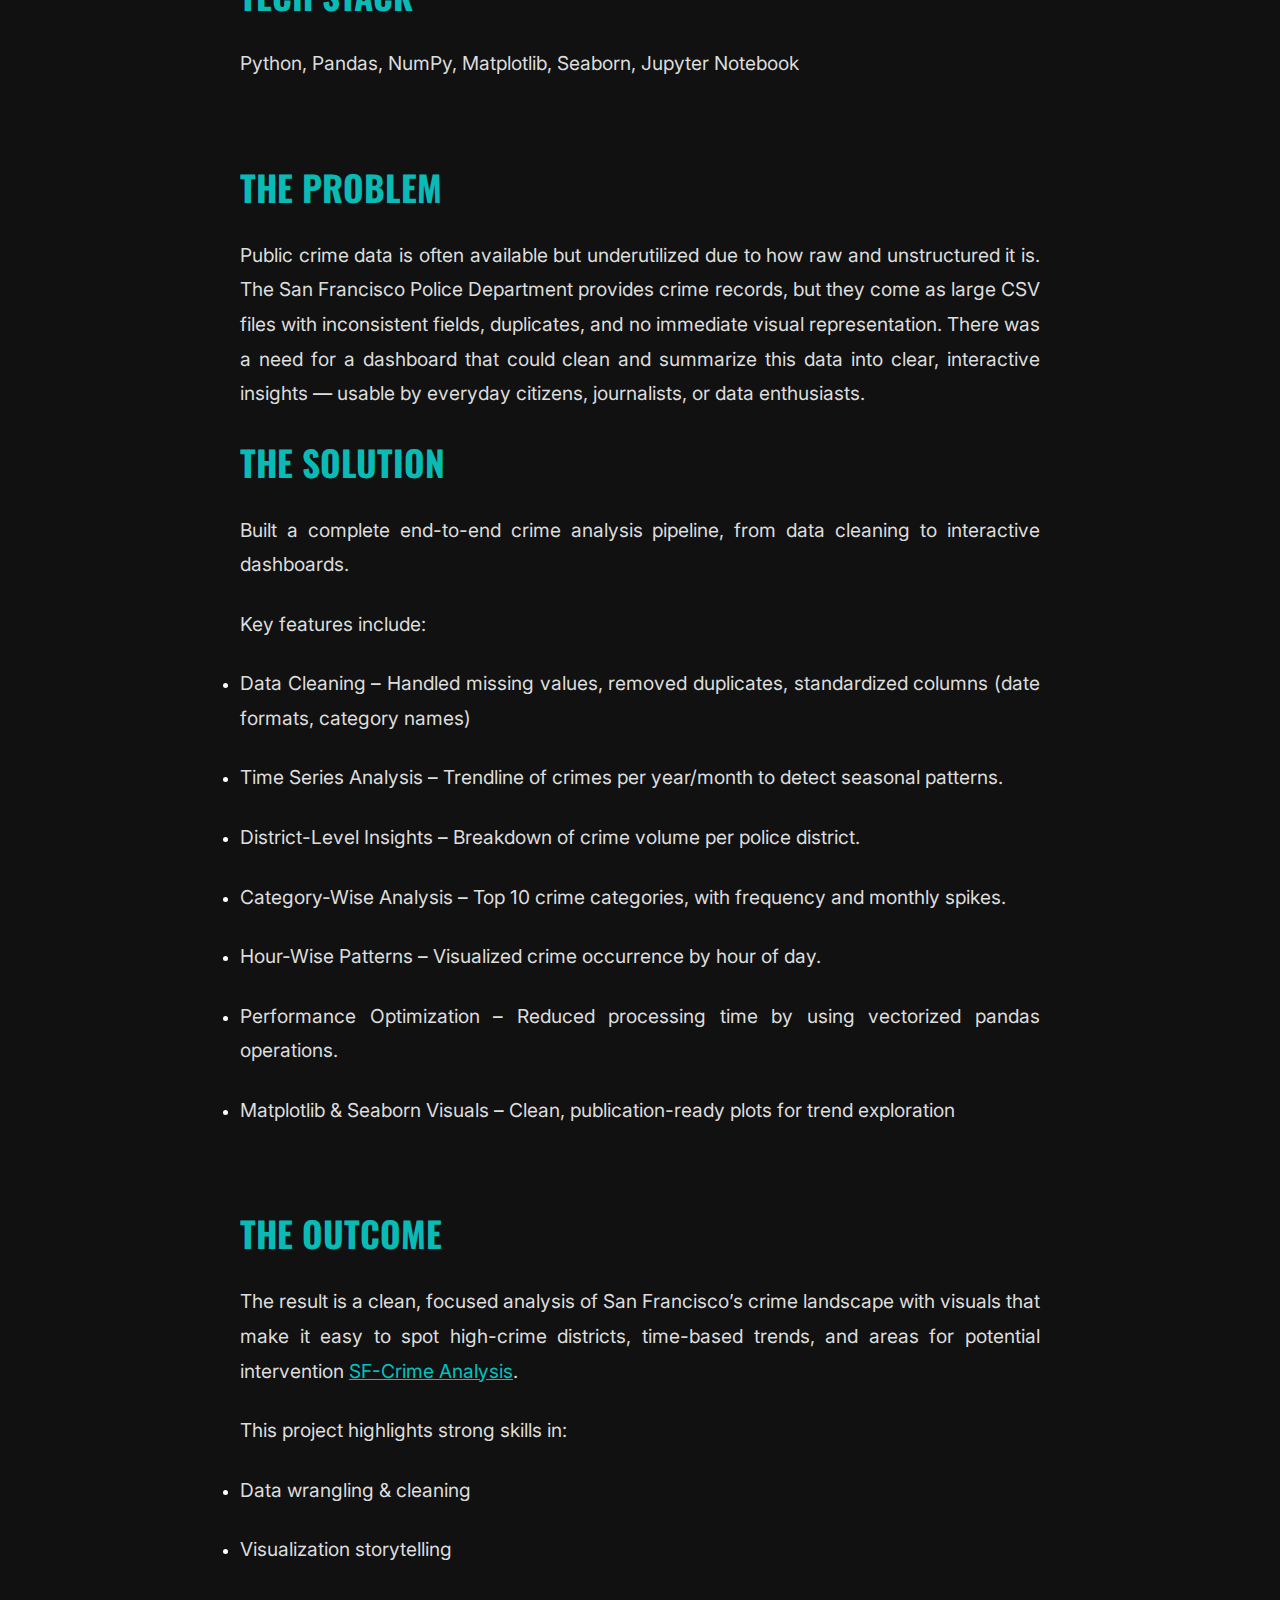
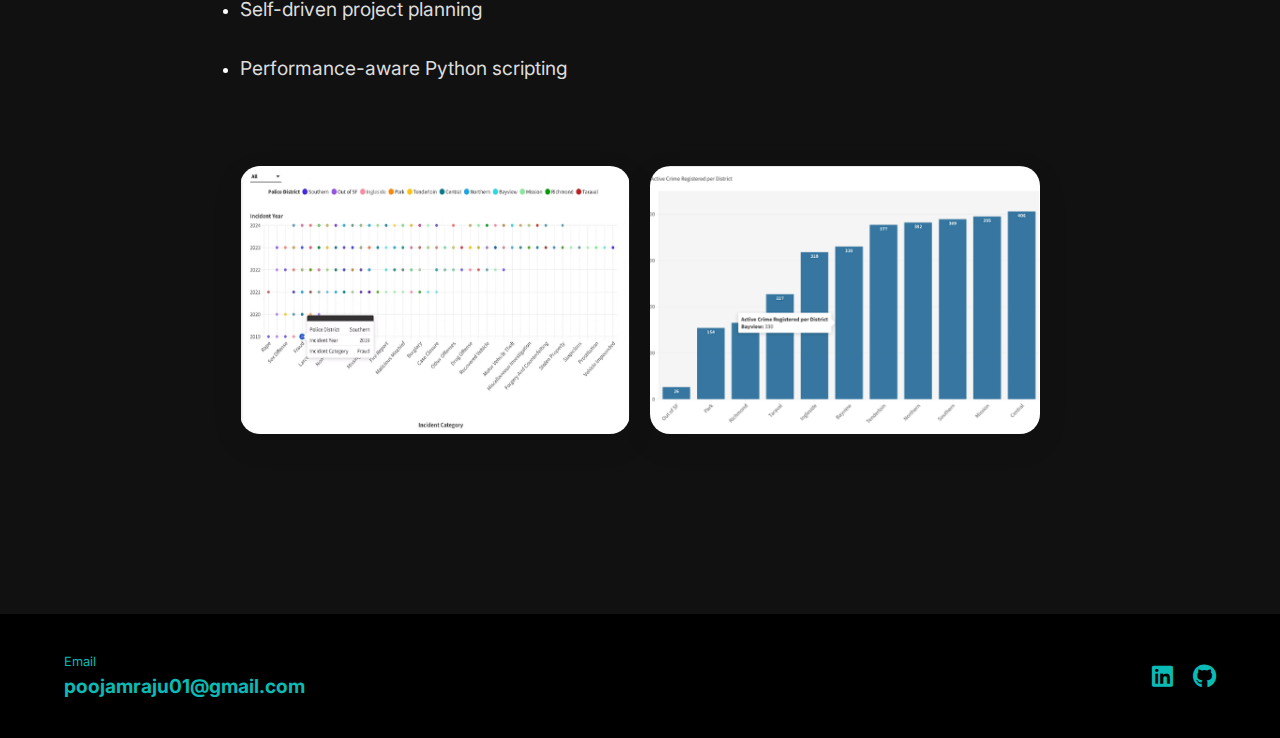
<file: sf-crime.html>
<!DOCTYPE html>
<html lang="en">
<head>
    <meta charset="UTF-8">
    <meta name="viewport" content="width=device-width, initial-scale=1.0">
    <title>SAN FRANCISCO CRIME ANALYSIS</title>
    <link rel="stylesheet" href="style.css">
    <link href="https://fonts.googleapis.com/css2?family=Oswald:wght@700&family=Inter:wght@400;600&display=swap" rel="stylesheet">
    <link rel="stylesheet" href="https://cdnjs.cloudflare.com/ajax/libs/font-awesome/6.0.0/css/all.min.css">
</head>
<body>
    <nav class="pill-nav">
        
        <div class="nav-profile-container">
            <img src="images/me.png" alt="Profile" class="nav-profile-img">
            
            <div class="work-tooltip">
                <span class="dot"></span> Available for work
            </div>
        </div>

    
        <ul class="nav-links">
            <li><a href="index.html">Home</a></li>
            <li><a href="index.html#about">About</a></li>
            
            <li><a href="projects.html">Projects</a></li>
            
            <li><a href="index.html#work">Experience</a></li>
        </ul>
        <a href="index.html#contact" class="btn-contact">Contact</a>
    </nav>

    <section class="project-header">
        <div class="content-wrapper">
            <span class="project-tag-pill">DATA ANALYSIS & DASHBOARD PROJECT</span>
            <h1 class="giant-text-project">SAN FRANCISCO CRIME ANALYSIS</h1>
            <p class="project-lead">An interactive data analysis project focused on identifying and visualizing crime patterns in San Francisco.
<br>This dashboard helps uncover insights such as crime hotspots, time-based trends, and category-wise distribution making raw crime data more actionable for public awareness, safety research, or city planning.
            
            
            <div class="project-stats-row">
                <div class="p-stat">
                    <small>Year</small>
                    <strong>2024</strong>
                </div>
                <div class="p-stat">
                    <small>Industry</small>
                    <strong>Civic Data</strong>
                </div>
                
                <div class="p-stat">
                    <small>Status</small>
                    <strong>Completed</strong>
                </div>
            </div>
        </div>
    </section>

    <section class="project-body">
        <div class="content-wrapper">
            
            <div class="content-wrapper">
    <div class="two-image-grid">
        
        <div class="grid-item">
            <img src="images/sf/1.png" alt="Screenshot 1" style="width:300px; height:auto; margin-left:15rem;">
        </div>

        <div class="grid-item">
            <img src="images/sf/2.png" alt="Screenshot 2" style="width:300px; height:auto; margin-left:2rem;">
        </div>

    </div>
</div>
<div class="text-block">
                <h2>Tech Stack</h2>
                <p>Python, Pandas, NumPy, Matplotlib, Seaborn, Jupyter Notebook </p></div>

            <div class="text-block">
                <h2>THE PROBLEM</h2>
                <p>Public crime data is often available but underutilized due to how raw and unstructured it is.

The San Francisco Police Department provides crime records, but they come as large CSV files with inconsistent fields, duplicates, and no immediate visual representation.
There was a need for a dashboard that could clean and summarize this data into clear, interactive insights — usable by everyday citizens, journalists, or data enthusiasts.</p>           


            <div class="text-block">
                <h2>THE SOLUTION</h2>
                <p>Built a complete end-to-end crime analysis pipeline, from data cleaning to interactive dashboards.
<p>Key features include:</p>

<li><p>Data Cleaning – Handled missing values, removed duplicates, standardized columns (date formats, category names)
<li><p>Time Series Analysis – Trendline of crimes per year/month to detect seasonal patterns.

<li><p>District-Level Insights – Breakdown of crime volume per police district.


<li><p>Category-Wise Analysis – Top 10 crime categories, with frequency and monthly spikes.
<li><p>Hour-Wise Patterns – Visualized crime occurrence by hour of day.
<li><p>Performance Optimization – Reduced processing time by using vectorized pandas operations.
<li><p>Matplotlib & Seaborn Visuals – Clean, publication-ready plots for trend exploration
</div>

             <div class="text-block">
                <h2>THE OUTCOME</h2>


<p>The result is a clean, focused analysis of San Francisco’s crime landscape with visuals that make it easy to spot high-crime districts, time-based trends, and areas for potential intervention <a href="https://github.com/rajupooja1211/SanFransisco_CrimeAnalysis" target="_blank" rel="noopener noreferrer" style="color: #00C2C2; text-decoration: underline;">SF-Crime Analysis</a>.

<p>This project highlights strong skills in:  </p>
<li><p>Data wrangling & cleaning
<li><p>Visualization storytelling
<li><p>Self-driven project planning
<li><p>Performance-aware Python scripting
</div>
<div class="content-wrapper">
    <div class="two-image-grid">
        
        <div class="grid-item">
            <img src="images/sf/3.png" alt="Screenshot 1">
        </div>

        <div class="grid-item">
            <img src="images/sf/4.png" alt="Screenshot 2">
        </div>

    </div>
</div>
        </div>
    </section>

       <div class="cursor-dot"></div>
       
    </section> 

    <footer class="lime-footer">
        <div class="footer-col">
            <small>Email</small>
            <strong>poojamraju01@gmail.com</strong>
        </div>
       <div class="footer-col social-icons">
        <a
          href="https://www.linkedin.com/in/pooja-m-raju/"
          target="_blank"
          aria-label="LinkedIn"
        >
          <i class="fab fa-linkedin" style="color: #0abab5"></i>
        </a>

        <a
          href="https://github.com/rajupooja1211/"
          target="_blank"
          aria-label="GitHub"
        >
          <i class="fab fa-github" style="color: #0abab5"></i>
        </a>
      </div>
    </footer>
    <div class="bottom-toggle-pill" id="themeToggle">
        <div class="toggle-circle"></div>
    </div>

    <script>
        document.addEventListener('DOMContentLoaded', () => {
            
            // --- 1. DEFINE ALL VARIABLES FIRST ---
            const themeToggle = document.getElementById('themeToggle');
            const footer = document.querySelector('.lime-footer');
            const card = document.getElementById('travelingCard');
            const stage = document.querySelector('.scroll-stage');
            const badge = document.querySelector('.sticker-badge');

            // --- 2. THEME TOGGLE LOGIC ---
            // A. Check Local Storage on Load
            const currentTheme = localStorage.getItem('theme');
            if (currentTheme === 'light') {
                document.body.classList.add('light-mode');
                if (themeToggle) themeToggle.classList.add('active');
            }

            // B. Click Listener
            if (themeToggle) {
                themeToggle.addEventListener('click', () => {
                    document.body.classList.toggle('light-mode');
                    themeToggle.classList.toggle('active');
                    
                    if (document.body.classList.contains('light-mode')) {
                        localStorage.setItem('theme', 'light');
                    } else {
                        localStorage.setItem('theme', 'dark');
                    }
                });
            }

            // --- 3. MASTER SCROLL LISTENER ---
            window.addEventListener('scroll', () => {
                const windowHeight = window.innerHeight;
                const windowWidth = window.innerWidth;

                // A. Hide Toggle When Footer is Visible
                if (themeToggle && footer) {
                    const footerRect = footer.getBoundingClientRect();
                    if (footerRect.top < windowHeight) {
                        themeToggle.style.opacity = '0';
                        themeToggle.style.pointerEvents = 'none';
                    } else {
                        themeToggle.style.opacity = '1';
                        themeToggle.style.pointerEvents = 'auto';
                    }
                }

                // B. 3D Card Animation (Only runs if stage exists)
                if (stage && card) {
                    const rect = stage.getBoundingClientRect();
                    const stageHeight = stage.offsetHeight;

                    let scrollDistance = -rect.top;
                    let totalScrollable = stageHeight - windowHeight;
                    let progress = scrollDistance / totalScrollable;

                    // Clamp progress
                    if (progress < 0) progress = 0;
                    if (progress > 1) progress = 1;

                    // Badge Visibility
                    if (badge) {
                        badge.style.opacity = (progress > 0.05) ? '0' : '1';
                    }

                    // Card Movement
                    let moveDistance = windowWidth * 0.25; 
                    let moveProgress = progress * 2; 
                    if (moveProgress > 1) moveProgress = 1;
                    let xMove = moveProgress * moveDistance;

                    // Card Rotation
                    let yRotation = progress * 360;
                    let zTilt = Math.sin(progress * Math.PI) * -15; 
                    
                    card.style.transform = `translateX(${xMove}px) rotateY(${yRotation}deg) rotateZ(${zTilt}deg)`;
                }
            });

            // --- 4. NAVIGATION CLICK HANDLER (Smooth Scroll) ---
            const scrollLinks = [
                { id: 'link-home', pos: 0 },
                { id: 'link-about', pos: window.innerHeight * 3 }, 
                { id: 'link-projects', elementId: 'projects' },
                { id: 'link-work', elementId: 'work' },
                { id: 'link-contact', elementId: 'contact' }
            ];

            scrollLinks.forEach(link => {
                const btn = document.getElementById(link.id);
                if (btn) {
                    btn.addEventListener('click', (e) => {
                        e.preventDefault();
                        if (link.pos !== undefined) {
                            window.scrollTo({ top: link.pos, behavior: 'smooth' });
                        } else if (link.elementId) {
                            const section = document.getElementById(link.elementId);
                            if (section) window.scrollTo({ top: section.offsetTop, behavior: 'smooth' });
                        }
                    });
                }
            });

            // --- 5. HANDLE INCOMING LINKS ---
            if (window.location.hash) {
                const targetId = window.location.hash.substring(1);
                setTimeout(() => {
                    const targetSection = document.getElementById(targetId);
                    if (targetSection) {
                        window.scrollTo({ top: targetSection.offsetTop, behavior: 'smooth' });
                    }
                }, 100);
            }

        });
        // --- CUSTOM CURSOR LOGIC (Smooth + No Jump) ---
            const cursorDot = document.querySelector('.cursor-dot');
            let isFirstMove = true;

            window.addEventListener('mousemove', (e) => {
                const posX = e.clientX;
                const posY = e.clientY;

                if (cursorDot) {
                    if (isFirstMove) {
                        // 1. FIRST MOVE: Teleport instantly (No Animation)
                        // This prevents the "flying from top-left" look
                        cursorDot.style.left = `${posX}px`;
                        cursorDot.style.top = `${posY}px`;
                        cursorDot.style.opacity = '1'; // Show it now
                        isFirstMove = false;
                    } else {
                        // 2. ALL OTHER MOVES: Use the Smooth Animation you wanted
                        cursorDot.animate({
                            left: `${posX}px`,
                            top: `${posY}px`
                        }, { duration: 500, fill: "forwards" });
                    }
                }
            });

            // --- HOVER EFFECTS ---
            const clickableElements = document.querySelectorAll('a, button, .project-card, .bottom-toggle-pill, .bento-box');

            clickableElements.forEach(el => {
                el.addEventListener('mouseenter', () => {
                    if(cursorDot) cursorDot.classList.add('cursor-hover');
                });
                el.addEventListener('mouseleave', () => {
                    if(cursorDot) cursorDot.classList.remove('cursor-hover');
                });
            });
        
    </script>


</body>
</html>
</file>
<file: style.css>
/* GLOBAL RESET */
* {
  margin: 0;
  padding: 0;
  box-sizing: border-box;
}
body {
  background-color: #111;
  color: #fff;
  font-family: 'Inter', sans-serif;
  overflow-x: hidden;
}

/* ========================================= */
/* UPDATED HEADER STYLING */
/* ========================================= */

.pill-nav {
  position: fixed;
  top: 30px;
  left: 50%;
  transform: translateX(-50%);

  /* Glassmorphism Effect */
  background: rgba(30, 30, 30, 0.8);
  backdrop-filter: blur(15px);
  border: 1px solid rgba(255, 255, 255, 0.1);

  padding: 8px 8px; /* Tighter padding for the container */
  border-radius: 50px;

  display: flex;
  align-items: center;
  gap: 10px; /* Space between the 3 main sections */
  z-index: 1000;

  /* Ensure height is consistent */
  height: 60px;
}

/* --- 1. PROFILE PICTURE & TOOLTIP --- */
.nav-profile-container {
  position: relative; /* Anchor for the absolute tooltip */
  display: flex;
  align-items: center;
  cursor: pointer;
  margin-left: 5px;
}

.nav-profile-img {
  width: 45px;
  height: 45px;
  border-radius: 50%;
  object-fit: cover;
  border: 2px solid #333;
  transition: transform 0.3s;
}

.nav-profile-container:hover .nav-profile-img {
  transform: scale(1.05);
  border-color: #fff;
}

/* The Tooltip (Hidden by default) */
.work-tooltip {
  position: absolute;
  left: 50%;
  top: 140%; /* Pushes it below the image */
  transform: translateX(-50%) translateY(10px); /* Start slightly lower */

  background: #222;
  color: #fff;
  padding: 8px 15px;
  border-radius: 20px;
  font-size: 0.8rem;
  white-space: nowrap; /* Keeps text on one line */
  border: 1px solid #444;

  /* Animation States */
  opacity: 0;
  visibility: hidden;
  transition: all 0.3s ease;

  display: flex;
  align-items: center;
  gap: 8px;
}

/* Show Tooltip on Hover */
.nav-profile-container:hover .work-tooltip {
  opacity: 1;
  visibility: visible;
  transform: translateX(-50%) translateY(0); /* Slide up into place */
}

/* The Green Dot inside tooltip */
.dot {
  width: 8px;
  height: 8px;
  background-color: #0abab5;
  border-radius: 50%;
  display: inline-block;
  box-shadow: 0 0 5px #0abab5;
}

/* --- 2. NAVIGATION LINKS (Center) --- */
.nav-links {
  list-style: none;
  display: flex;
  gap: 5px; /* Small gap between pills */
  background: transparent;
  padding: 0 10px;
  margin: 0;
}

.nav-links a {
  color: #aaa;
  text-decoration: none;
  font-size: 0.95rem;
  font-weight: 500;

  /* The Pill Shape Dimensions */
  padding: 10px 20px;
  border-radius: 30px;

  transition: all 0.3s ease;
}

/* The "Pill" Hover Effect */
.nav-links a:hover,
.nav-links a.active {
  background-color: rgba(255, 255, 255, 0.1); /* Grey Pill Background */
  color: #0abab5; /* White Text */
}

/* Light Mode Fix for Nav Links */
body.light-mode .nav-links a:hover,
body.light-mode .nav-links a.active {
  background-color: rgba(0, 0, 0, 0.05); /* Light Grey Pill in Light Mode */
  color: #000;
}

/* --- 3. CONTACT BUTTON (Right) --- */
.btn-contact {
  background: #fff;
  color: #000;
  padding: 12px 25px;
  border-radius: 30px;
  text-decoration: none;
  font-weight: 600;
  font-size: 0.95rem;
  transition: transform 0.2s;
  white-space: nowrap;
}

.btn-contact:hover {
  transform: scale(1.05);
}

/* Mobile Responsiveness */
@media (max-width: 900px) {
  .pill-nav {
    width: 90%;
    justify-content: space-between;
    padding: 5px 15px;
  }
  .nav-links {
    display: none;
  } /* Hide links on mobile for simplicity */
  .btn-contact {
    padding: 8px 15px;
    font-size: 0.8rem;
  }
  .nav-profile-img {
    width: 35px;
    height: 35px;
  }
}
/* --- THE SCROLL STAGE --- */
.scroll-stage {
  position: relative;
  height: 280vh; /* Long scroll area for smooth animation */
  width: 100%;
}

/* THE STICKY CARD WRAPPER */
.sticky-card-wrapper {
  position: sticky;
  top: 0;
  height: 100vh;
  width: 100%;
  display: flex;
  justify-content: center;
  align-items: center; /* This ensures the image is DEAD CENTER vertically */
  z-index: 5;
  perspective: 1200px;
  pointer-events: none;
  overflow: visible;
  padding-top: 15vh;
}

/* THE FLIP CARD ITSELF */
.flip-card-inner {
  position: relative;
  /* UPDATED: Made card Larger to match your image */
  width: 360px;
  height: 520px;
  text-align: center;
  transform-style: preserve-3d;
  will-change: transform;
  margin-right: 0.8rem;
}

.flip-card-front,
.flip-card-back {
  position: absolute;
  width: 100%;
  height: 100%;
  -webkit-backface-visibility: hidden;
  backface-visibility: hidden;
  border-radius: 20px;
  overflow: visible; /* Changed to visible so Badge can pop out */
  box-shadow: 0 20px 50px #0abab5;
  background-color: #222;
}

.flip-card-front img,
.flip-card-back img {
  width: 100%;
  height: 100%;
  object-fit: cover;
  border-radius: 20px;
}
.flip-card-back {
  transform: rotateY(180deg);
}

/* --- THE GREEN BADGE (Restored) --- */
/* --- 3D FLIPPING BADGE ANIMATION --- */

.sticker-badge {
  position: absolute;
  bottom: 30px;
  left: -40px;
  width: 90px;
  height: 90px;
  perspective: 1000px; /* Needed for 3D effect */
  z-index: 10;

  /* Keep the fade-out scroll logic we added earlier */
  transition: opacity 0.3s ease;
}

.badge-inner {
  position: relative;
  width: 100%;
  height: 100%;
  text-align: center;
  transition: transform 0.6s;
  transform-style: preserve-3d;

  /* The Animation Loop */
  animation: badgeFlip 4s infinite ease-in-out;
}

/* Common style for both sides (Green Circle) */
.badge-side {
  position: absolute;
  width: 100%;
  height: 100%;
  -webkit-backface-visibility: hidden;
  backface-visibility: hidden; /* Hides the back when turned */

  background-color: #0abab5; /* Lime Green */
  color: #000;
  border-radius: 50%;
  display: flex;
  justify-content: center;
  align-items: center;
  font-weight: bold;
  box-shadow: 0 10px 20px#0ABAB5 (204, 255, 0, 0.3);
}

/* Front Side (Hand) */
.badge-front {
  font-size: 2rem;
}

/* Back Side ("Hi") - Rotated 180deg so it's ready to show */
.badge-back {
  font-size: 2.2rem;
  font-family: 'Oswald', sans-serif;
  transform: rotateY(180deg);
}

/* The Keyframes: Flip -> Wait -> Flip Back -> Wait */
@keyframes badgeFlip {
  0%,
  40% {
    transform: rotateY(0deg);
  } /* Show Hand */
  50%,
  90% {
    transform: rotateY(180deg);
  } /* Show "Hi" */
  100% {
    transform: rotateY(0deg);
  } /* Back to Hand */
}

/* Mobile Adjustment */
@media (max-width: 900px) {
  .sticker-badge {
    width: 70px;
    height: 70px;
    left: -20px;
    bottom: 20px;
  }
  .badge-front {
    font-size: 1.5rem;
  }
  .badge-back {
    font-size: 1.5rem;
  }
}
.content-layer {
  position: absolute;
  width: 100%;
  height: 100vh;
  padding: 0 5%;
  display: flex;
  align-items: center;
  z-index: 10;
}

/* --- LAYER 1: HERO TEXT (Centered) --- */
.hero-layer {
  position: absolute;
  top: 0;
  width: 100%;
  height: 100vh; /* Matches Sticky Wrapper Height */

  /* GRID FOR PERFECT ALIGNMENT */
  display: grid;
  /* Middle column is slightly wider than card (360px card -> 380px gap) */
  grid-template-columns: 1fr 380px 1fr;
  align-items: center; /* Centers text Vertically */
}

.hero-col {
  display: flex;
  flex-direction: column;
  justify-content: center;
}

.hero-col.left {
  text-align: right;
  padding: 50px;
  margin-right: 2rem;
}
.hero-col.right {
  text-align: left;
  /* UPDATED: Removed the transform/padding so it is PERFECTLY centered */
  transform: none;
  padding: 50px;
  margin-top: 85px;
  margin-right: 2rem;
}
/* ========================================= */
/* ALIGNMENT FIX (Match Projects Section)    */
/* ========================================= */

.services-layer,
.about-layer {
  /* 1. Force them to center like the Project container */
  left: 50% !important;
  transform: translateX(-50%) !important;

  /* 2. Match the exact width of the Project Wrapper */
  width: 100% !important;
  max-width: 1200px !important;

  /* 3. Remove the wide percentage padding that misaligns them */
  padding-left: 0 !important;
  padding-right: 0 !important;
}

/* Ensure Mobile still has breathing room */
@media (max-width: 1250px) {
  .services-layer,
  .about-layer {
    width: 90% !important; /* Add margins on smaller screens */
    padding-left: 0 !important;
  }
}
/* LAYER 2: SERVICES */
.services-layer {
  top: 100vh;
  justify-content: space-between;
  margin-top: -50px;
}
.services-text {
  flex: 1;
  margin-right: 50px;
  max-width: 600px;
  margin-top: -150px;

  position: relative;
  z-index: 20;
}

/* LAYER 3: ABOUT */
.about-layer {
  top: 200vh;
  justify-content: space-between;
  height: 100vh;
}
.about-text {
  flex: 1;
  margin-right: 50px;
  margin-top: -20rem;
}

/* SPACER */
.right-spacer {
  width: 360px;
  height: 100%;
}
.content-layer {
  position: absolute;
  width: 100%;
  height: 100vh;
  padding: 0 5%;
  display: flex;
  align-items: center;
  z-index: 10;
}

/* TYPOGRAPHY */
.giant-text {
  font-family: 'Oswald', sans-serif;
  font-size: 4rem;
  line-height: 1;
  text-transform: uppercase;
  font-weight: 700;
}
.small-tag {
  font-size: 1.2rem;
  letter-spacing: 4px;
  color: #888;
  text-transform: uppercase;
}
.sub-text {
  margin-top: 15px;
  max-width: 300px;
  color: #aaa;
  font-size: 1rem;
  text-align: justify;
}
.section-title {
  font-family: 'Oswald', sans-serif;
  font-size: 3.5rem;
  text-transform: uppercase;
  margin-bottom: 20px;
}
.section-desc {
  color: #aaa;
  font-size: 1.1rem;
  margin-bottom: 40px;
  max-width: 650px;
}
.section-desc1 {
  color: #aaa;
  font-size: 1.1rem;
  margin-bottom: 40px;
  max-width: 650px;
  margin-left: 17rem;
}
/* ========================================= */
/* BUTTER-SMOOTH ACCORDION (NO JUMPING)      */
/* ========================================= */

.service-list {
  border-top: none;
  width: 90%;
}

.service-item {
  border-bottom: 1px solid #ccc;
  cursor: pointer;
  transition: background-color 0.3s ease;
}
.service-item:hover {
  border-bottom: 1px solid #0abab5;
  cursor: pointer;
  transition: background-color 0.3s ease;
}

/* --- THE HEADER --- */
.s-header {
  display: flex;
  align-items: center;
  padding: 15px 0;
  transition: padding 0.3s;
  max-width: rem;
}

.s-num {
  color: #555;
  margin-right: 20px;
  font-size: 1.2rem;
}
.s-name {
  flex-grow: 1;
  font-family: 'Oswald', sans-serif;
  font-size: 1.6rem;
  transition: color 0.3s;
}
.s-arrow {
  font-size: 2rem;
  transform: rotate(90deg);
  transition: transform 0.4s;
}

/* --- THE BODY (Grid Animation Trick) --- */
/* This animates from 0 space to 1 fraction of space smoothly */
/* --- ACCORDION DETAILS (Checkmark Style) --- */
/* --- THE BODY (Hidden) --- */
.s-body {
  display: grid;
  grid-template-rows: 0fr; /* Collapsed */
  transition: grid-template-rows 0.5s ease-out;
}
.s-body-inner {
  overflow: hidden;
  padding-left: 45px;
}

.detail-item {
  display: flex;
  align-items: center;
  gap: 15px; /* Space between icon and text */
  margin-bottom: 12px;
  font-size: 1rem;
  color: #999;

  /* Animation setup */
  opacity: 0;
  transform: translateY(10px);
  transition:
    opacity 0.5s,
    transform 0.5s;
}
/* --- INCREASE LINE SPACING --- */

.detail-item,
.s-body p {
  /* Existing styles... */
  color: #999;
  font-size: 1rem;

  /* NEW: Controls the gap between lines */
  line-height: 1.8;
}
/* The Checkmark Icon */
.detail-item i {
  font-size: 1.2rem;
  color: #0abab5; /* Tiffany Blue Icon */
}

/* Reveal Animation on Hover */
.service-item:hover .detail-item {
  opacity: 1;
  transform: translateY(0);
}

/* Stagger the animation slightly for a premium feel */
.service-item:hover .detail-item:nth-child(1) {
  transition-delay: 0s;
}
.service-item:hover .detail-item:nth-child(2) {
  transition-delay: 0.1s;
}
.service-item:hover .detail-item:nth-child(3) {
  transition-delay: 0.2s;
}

/* Light Mode Support */
body.light-mode .detail-item {
  color: #555;
}
/* Icons stay Tiffany Blue in light mode */

/* Inner wrapper is needed for the grid trick to work */
.s-body-inner {
  overflow: hidden;
}

/* Content Styling */
.s-body p {
  color: #999;
  margin-bottom: 8px;
  font-size: 1rem;
  padding-left: 45px; /* Indent */

  /* Small slide-up effect for text */
  opacity: 0;
  transform: translateY(10px);
  transition:
    opacity 0.5s,
    transform 0.5s;
}

/* --- HOVER STATES --- */

/* 1. Header Changes */
.service-item:hover .s-header {
  padding-bottom: 10px; /* Slight movement */
}
.service-item:hover .s-name {
  color: #0abab5;
}
.service-item:hover .s-arrow {
  transform: rotate(-90deg);
  color: #0abab5;
}

/* 2. Open Accordion (0fr -> 1fr) */
.service-item:hover .s-body {
  grid-template-rows: 1fr;
}

/* 3. Reveal Text */
.service-item:hover .s-body p {
  opacity: 1;
  transform: translateY(0);
}

/* Add padding to the bottom ONLY when open */
.service-item:hover .s-body-inner {
  padding-bottom: 25px;
}

/* Light Mode Support */
body.light-mode .service-list,
body.light-mode .service-item {
  border-color: #ccc;
}
body.light-mode .s-name {
  color: #000;
}
body.light-mode .s-body p {
  color: #555;
}
.arrow-icon {
  font-size: 2rem;
  transform: rotate(90deg);
}
.stats-row {
  display: flex;
  gap: 40px;
  margin-bottom: 30px;
}
.stat-box {
  display: flex;
  flex-direction: column;
}
.stat-num {
  font-family: 'Oswald', sans-serif;
  font-size: 2.5rem;
  color: #0abab5;
  font-weight: bold;
}
.stat-label {
  font-size: 0.9rem;
  color: #aaa;
}
.contact-info p {
  margin-bottom: 20px;
  font-size: 1.1rem;
}
.btn-story {
  display: inline-block;
  margin-top: 40px;
  background: #0abab5;
  color: #000;
  padding: 10px 30px;
  border-radius: 30px;
  text-decoration: none;
  font-weight: bold;
}
.next-section {
  height: 100vh;
  background: #222;
  display: flex;
  justify-content: center;
  align-items: center;
  flex-direction: column;
}

/* MOBILE */
@media (max-width: 900px) {
  .hero-layer {
    display: flex;
    flex-direction: column;
    text-align: center;
    justify-content: flex-start;
    padding-top: 120px;
  }
  .hero-col {
    height: auto;
    margin-bottom: 20px;
  }
  .services-layer,
  .about-layer {
    flex-direction: column;
    text-align: center;
    padding-top: 20px;
  }
  .right-spacer {
    display: none;
  }
  .flip-card-inner {
    width: 280px;
    height: 400px;
  }
  .sticker-badge {
    width: 70px;
    height: 70px;
    font-size: 1.5rem;
    left: -20px;
    bottom: 20px;
  }
}

/* ========================================= */
/* NEW SECTIONS STYLING */
/* ========================================= */

.standard-section {
  padding: 100px 5%;
  background-color: #111;
  position: relative;
  z-index: 20; /* Ensures it sits on top of everything else */
}

.content-wrapper {
  max-width: 1200px;
  margin: 0 auto;
  margin-top: 1rem;
}

.giant-text-small {
  font-family: 'Oswald', sans-serif;
  font-size: 4rem;
  text-transform: uppercase;
  margin-bottom: 20px;
  line-height: 1;
}
/* --- BUTTON CONTAINER FIX --- */
.center-btn-container {
  text-align: center;

  /* 1. Push it down significantly to clear the last sticky card */
  margin-top: 80px;

  /* 2. Ensure it sits on top of everything */
  position: relative;
  z-index: 30;
  margin-left: -25rem !important;
  /* 3. Add bottom padding so it doesn't touch the next section */
  padding-bottom: -70px;
}

.btn-outline {
  display: inline-block;
  border: 1px solid #333;
  margin-bottom: -10rem;
  color: #fff;
  padding: 15px 40px;
  border-radius: 50px;
  text-decoration: none;
  font-weight: bold;
  transition: 0.3s;
  margin-left: 28rem;
  align-items: center;
}
.btn-outline:hover {
  background: #fff;
  color: #000;
}

/* --- PROJECTS STACKING ANIMATION --- */

.projects-section {
  /* Ensure the section allows for the tall scrolling height needed */
  height: auto;
  top: 0vh;
  padding-bottom: 100px;
  margin-top: 100px;
  padding-top: 0;
}

.stack-wrapper {
  /* Limits width and centers, same as before */
  max-width: 1200px;
  margin: 0 auto;
  margin-top: 100px;

  /* Ensure it sits on top of the previous layer */
  position: relative;
  z-index: 20;
}

/* --- FIXED PROJECT CARD STYLES --- */
.project-card {
  /* 1. CRITICAL FIX: Forces the link to act like a box, not text */
  display: block;

  /* 2. COLOR FIX: Removes the ugly purple link color */
  color: #fff;
  text-decoration: none; /* Removes underline */

  /* 3. STICKY ANIMATION LOGIC */
  position: sticky;
  top: 120px;

  /* 4. DIMENSIONS (Must be defined or it collapses) */
  width: 100%;
  height: 550px;

  /* 5. STYLING */
  border-radius: 30px;
  overflow: hidden;
  margin-bottom: 50px;

  /* 6. BACKGROUND (Crucial for stacking effect) */
  background: #111;
  box-shadow: 0 -10px 30px rgba(0, 0, 0, 0.5);
  border: 1px solid #333;

  cursor: pointer;
}

/* Ensure image behaves correctly inside the link */
.project-card img {
  width: 100%;
  height: 100%;
  object-fit: cover;
  transition: transform 0.5s;
  display: block; /* Removes tiny gap at bottom of image */
}

.project-card:hover img {
  transform: scale(1.05);
}

/* Force the text inside to remain White */
.project-overlay h3 {
  color: #fff !important;
  font-family: 'Oswald', sans-serif;
  font-size: 2.5rem;
  margin-bottom: 0;
}
.project-tag {
  background: #333;
  color: #fff;
  padding: 5px 15px;
  border-radius: 20px;
  align-self: flex-start;
  margin-bottom: 10px;
  font-size: 0.8rem;
}
.project-overlay h3 {
  font-family: 'Oswald', sans-serif;
  font-size: 2.5rem;
  margin-bottom: 0;
}
.round-btn {
  position: absolute;
  bottom: 40px;
  right: 40px;
  background: #0abab5;
  color: #000;
  width: 50px;
  height: 50px;
  border-radius: 50%;
  display: flex;
  justify-content: center;
  align-items: center;
  font-size: 1.5rem;
  font-weight: bold;
}

/* ========================================= */
/* WORK EXPERIENCE STYLING */
/* ========================================= */

.work-list {
  display: flex;
  flex-direction: column;
  margin-top: 60px;
  border-top: 1px solid #333;
}

.work-item {
  display: flex;
  padding: 60px 0;
  border-bottom: 1px solid #333;
  transition: all 0.3s ease;
  cursor: default;
}

/* Hover Effect: Darken background and light up accent */
.work-item:hover {
  background-color: #1a1a1a;
  padding-left: 30px; /* Slight shift to the right */
  padding-right: 30px;
  border-bottom-color: #0abab5; /* Green line */
}

/* Left Side (Date) */
.work-left {
  flex: 1;
}

.work-year {
  font-family: 'Oswald', sans-serif;
  font-size: 1.5rem;
  color: #666;
  transition: color 0.3s;
}

/* Date turns green on hover */
.work-item:hover .work-year {
  color: #0abab5;
}

/* Right Side (Details) */
.work-right {
  flex: 3;
}

.work-right h3 {
  font-family: 'Oswald', sans-serif;
  font-size: 2.5rem;
  margin-bottom: 15px;
  line-height: 1;
}

.company-tag {
  display: inline-block;
  background: #333;
  color: #fff;
  padding: 6px 15px;
  border-radius: 20px;
  font-size: 0.9rem;
  margin-bottom: 20px;
  text-transform: uppercase;
  letter-spacing: 1px;
}

.work-right p {
  color: #aaa;
  font-size: 1.1rem;
  line-height: 1.6;
  max-width: 600px;
  text-align: justify;
}

/* Mobile Responsiveness */
@media (max-width: 900px) {
  .work-item {
    flex-direction: column;
    gap: 20px;
    padding: 40px 0;
  }
  .work-year {
    font-size: 1.2rem;
    color: #0abab5; /* Always green on mobile for visibility */
    margin-bottom: 10px;
    display: block;
  }
  .work-right h3 {
    font-size: 2rem;
  }
  .work-item:hover {
    padding-left: 0;
    padding-right: 0;
    background-color: transparent;
  }
}

/* --- CONTACT SECTION & FORM FIX --- */

.split-layout {
  display: flex;
  gap: 60px;
  align-items: stretch;
}

/* LEFT SIDE: Image */
.contact-left {
  flex: 1;
  display: flex;
  flex-direction: column;
}

.contact-image-wrapper {
  width: 100%;
  height: 92%;
  min-height: 500px;
  border-radius: 30px;
  overflow: hidden;
  margin-top: 30px;
}

.contact-image-wrapper img {
  width: 100%;
  height: 100%;
  object-fit: cover;
  filter: grayscale(100%);
  transition: 0.5s;
}

.contact-image-wrapper:hover img {
  filter: grayscale(0%);
  transform: scale(1.03);
}

/* RIGHT SIDE: Form Container */
.contact-right {
  flex: 1.2;
  display: flex;
  flex-direction: column;
  justify-content: center;
}

.contact-text-group {
  margin-bottom: -20px;
}

/* --- FORM STYLING --- */
.contact-form {
  background: #1a1a1a; /* Dark Grey Box */
  padding: 40px;
  border-radius: 30px;
  width: 100%;
}

.form-row {
  display: flex;
  gap: 20px;
  margin-bottom: 20px;
}

.input-group {
  width: 100%;
  display: flex;
  flex-direction: column;
  margin-bottom: 20px;
}

/* Labels */
.contact-form label {
  display: block;
  margin-bottom: 8px;
  color: #888;
  font-size: 0.9rem;
  font-weight: 600;
  text-transform: uppercase;
  letter-spacing: 1px;
}

/* The Inputs (Text, Email, Select, Textarea) */
.contact-form input,
.contact-form select,
.contact-form textarea {
  width: 100%;
  background-color: #111; /* Darker inner background */
  border: 1px solid #333; /* Subtle border */
  padding: 15px;
  border-radius: 8px;
  color: #fff; /* White Text */
  font-family: 'Inter', sans-serif;
  font-size: 1rem;
  outline: none;
  transition: border-color 0.3s;
}

/* Focus Effect: Green Border when clicking */
.contact-form input:focus,
.contact-form select:focus,
.contact-form textarea:focus {
  border-color: #0abab5;
}

/* Textarea height */
.contact-form textarea {
  height: 150px;
  resize: none;
}

/* Submit Button */
.btn-submit {
  width: 100%;
  background-color: #0abab5; /* Lime Green */
  color: #000;
  padding: 18px;
  font-weight: bold;
  font-size: 1rem;
  border: none;
  border-radius: 50px; /* Rounded pill shape */
  cursor: pointer;
  transition:
    transform 0.2s,
    background-color 0.3s;
  text-transform: uppercase;
}

.btn-submit:hover {
  background-color: #fff; /* White on hover */
  transform: scale(1.02);
}

/* Mobile Fixes */
@media (max-width: 900px) {
  .split-layout {
    flex-direction: column;
  }
  .form-row {
    flex-direction: column;
    gap: 0;
  }
  .contact-image-wrapper {
    min-height: 300px;
  }
}
/* --- LIME FOOTER --- */
.lime-footer {
  background: black;
  color: #0abab5;

  padding: 40px 5%;
  display: flex;
  justify-content: space-between;
  align-items: center;
}
body.light-mode .lime-footer {
  background: white;
  color: #0abab5;
}
.footer-col {
  display: flex;
  flex-direction: column;
}
.footer-col small {
  font-size: 0.8rem;
  margin-bottom: 5px;
}
.footer-col strong {
  font-size: 1.2rem;
}
.social-icons {
  flex-direction: row;
  gap: 20px;
  font-size: 1.5rem;
}

/* --- FIXED BOTTOM TOGGLE --- */
.bottom-toggle-pill {
  position: fixed;
  bottom: 30px;
  left: 50%;
  transform: translateX(-50%);
  z-index: 9999; /* Ensures it sits on top of everything */

  width: 40px;
  height: 18px;
  background-color: #0abab5; /* Lime Green */
  border-radius: 50px;

  display: flex;
  align-items: center;
  padding: 4px;

  cursor: pointer;
  box-shadow: 0 5px 15px rgba(0, 0, 0, 0.3);
  transition: transform 0.3s ease;
}

.bottom-toggle-pill:hover {
  transform: translateX(-50%) scale(1.1); /* Slightly grows on hover */
}

.toggle-circle {
  width: 15px;
  height: 15px;
  background-color: #111; /* Dark Circle */
  border-radius: 50%;
}
/* ========================================= */
/* THEME SWITCHER (DARK / LIGHT) */
/* ========================================= */

/* 1. Toggle Button Animation */
.bottom-toggle-pill.active .toggle-circle {
  transform: translateX(18px); /* Slides circle to the right */
  background-color: #fff; /* Circle turns white in light mode */
}

/* 2. LIGHT MODE OVERRIDES 
   (These styles only apply when body has class "light-mode") 
*/

body.light-mode {
  background-color: #f4f4f4; /* Light Grey Background */
  color: #111; /* Dark Text */
}
/* --- LIGHT MODE FIX FOR SERVICES LIST --- */

/* 1. Remove the dark background box */
body.light-mode .service-list {
  background: transparent;
  border-top: none; /* Light grey line */
}

/* 2. Fix the list items (Lines and Text) */
body.light-mode .service-item {
  border-bottom: 1px solid #ccc;
  color: #000; /* Black text */
}

/* 3. Fix the Numbers (1, 2, 3...) */
body.light-mode .service-num {
  color: #666; /* Dark grey numbers */
}

/* 4. Hover State (High Contrast) */
body.light-mode .service-item:hover {
  color: #0abab5; /* Keep text black for readability */
  border-bottom-color: #0abab5;
  background-color: #f0f0f0;
}
body.light-mode .btn-story {
  color: white;
}
/* 5. Fix Arrows */
body.light-mode .arrow-icon {
  color: #0abab5;
}
body.light-mode .btn-outline {
  display: inline-block;
  border: 1px solid #0abab5;
  margin-bottom: -10rem;
  color: #0abab5;
  padding: 15px 40px;
  border-radius: 50px;
  text-decoration: none;
  font-weight: bold;
  transition: 0.3s;
  margin-left: 28rem;
  align-items: center;
}
body.light-mode .btn-outline:hover {
  background: #0abab5;
  color: white;
}

/* Navigation */
body.light-mode .pill-nav {
  background: rgba(255, 255, 255, 0.8);
  border: 1px solid #0abab5;
}
body.light-mode .nav-links a {
  color: #0abab5;
}
body.light-mode .nav-links a:hover,
body.light-mode .nav-links a.active {
  color: #000;
}
body.light-mode .btn-contact {
  background: #0abab5;
  color: #fff;
}

/* Text Colors */
body.light-mode .giant-text,
body.light-mode .giant-text-project,
body.light-mode .giant-text-small,
body.light-mode .section-title {
  color: #000;
}
body.light-mode .section-desc,
body.light-mode .sub-text,
body.light-mode .project-lead {
  color: #444;
}

/* Cards & Boxes (Invert to White) */
body.light-mode .project-card,
body.light-mode .flip-card-front,
body.light-mode .flip-card-back,
body.light-mode .bento-box,
body.light-mode .blog-card,
body.light-mode .contact-right {
  background: transparent !important;
  box-shadow: #0abab5 !important;
  border: none !important;
}
body.light-mode .contact-form {
  background: #fff;
  border: 1px solid #e0e0e0;
  box-shadow: 0 10px 30px #0abab5;
}

/* Form Inputs */
body.light-mode .contact-form input,
body.light-mode .contact-form select,
body.light-mode .contact-form textarea {
  background: #f9f9f9;
  border: 1px solid #0abab5;
  color: #0abab5;
}

/* Work Experience */
body.light-mode .work-list,
body.light-mode .work-item {
  border-color: #ddd;
}
body.light-mode .work-year {
  color: #888;
}
body.light-mode .work-right h3 {
  color: #000;
}
body.light-mode .work-right p {
  color: #555;
}
body.light-mode .work-item:hover {
  background-color: #fff;
  border-color: #0abab5;
}

/* This forces the section background to turn white so you can see the black text */
body.light-mode .standard-section {
  background-color: #f4f4f4; /* Matches the light body background */
  color: #000;
}

/* Optional: Make the project cards stand out more in light mode */
body.light-mode .project-card {
  border: 1px solid #ddd;
  box-shadow: 0 20px 40px #0abab5;
}

/* RESPONSIVE */
@media (max-width: 900px) {
  .testimonial-grid,
  .blog-grid,
  .split-layout,
  .contact-form .form-row {
    grid-template-columns: 1fr;
    flex-direction: column;
  }
  .giant-text-small {
    font-size: 2.5rem;
  }
  .lime-footer {
    flex-direction: column;
    gap: 30px;
    text-align: center;
  }
  .contact-image-wrapper {
    display: none;
  } /* Hide image on mobile to save space */
}

/* ========================================= */
/* PROJECT DETAILS PAGE STYLING */
/* ========================================= */

/* 1. Header Area */
.project-header {
  padding: 160px 5% 60px 5%; /* Top padding clears the fixed nav bar */
  background: #111;
  text-align: center;
}

.project-tag-pill {
  display: inline-block;
  border: 1px solid #444;
  color: #ccc;
  padding: 8px 25px;
  border-radius: 50px;
  margin-bottom: 30px;
  text-transform: uppercase;
  letter-spacing: 2px;
  font-size: 0.8rem;
}

.giant-text-project {
  font-family: 'Oswald', sans-serif;
  font-size: 5.5rem; /* Huge title */
  line-height: 1;
  text-transform: uppercase;
  margin-bottom: 30px;
  max-width: 1000px;
  margin-left: auto;
  margin-right: auto;
}

.project-lead {
  color: #aaa;
  font-size: 1.3rem;
  max-width: 850px;
  margin: 0 auto 80px auto;
  line-height: 1.6;
  text-align: justify;
}

/* 2. Stats Row */
.project-stats-row {
  display: flex;
  justify-content: space-between;
  max-width: 900px;
  margin: 0 auto;
  border-top: 1px solid #333;
  border-bottom: 1px solid #333;
  padding: 40px 0;
  text-align: left;
}

.p-stat {
  display: flex;
  flex-direction: column;
}
.p-stat small {
  color: #666;
  font-size: 0.9rem;
  margin-bottom: 8px;
  text-transform: uppercase;
}
.p-stat strong {
  color: #fff;
  font-size: 1.4rem;
  font-family: 'Oswald', sans-serif;
}

/* 3. Body Content */
.project-body {
  background: #111;
  padding: 0 5% 100px 5%;
}

.project-hero-img img,
.project-full-img img {
  width: 100%;
  height: auto;
  border-radius: 30px;
  margin-bottom: 80px;
}

.text-block {
  max-width: 800px;
  margin: 0 auto 80px auto;
  text-align: justify;
}

.text-block h2 {
  font-family: 'Oswald', sans-serif;
  font-size: 2.2rem;
  color: #0abab5; /* Lime Green Heading */
  margin-bottom: 25px;
  text-transform: uppercase;
}

.text-block p {
  font-size: 1.2rem;
  color: #ddd;
  line-height: 1.8;
  margin-bottom: 25px;
}

/* 4. Fix for "More Projects" Cards */
/* Since these are links, we must force them to act like blocks */
.small-card {
  height: 450px !important; /* Force height */
  position: relative !important; /* Turn off sticky */
  top: auto !important;
  margin-bottom: 0 !important;
  display: block !important;
  text-decoration: none;
  color: white;
}

/* 5. Mobile Responsiveness */
@media (max-width: 900px) {
  .giant-text-project {
    font-size: 3rem;
  }

  .project-stats-row {
    flex-direction: column;
    gap: 30px;
    text-align: center;
  }
  .p-stat {
    align-items: center;
  }

  .project-header {
    padding-top: 120px;
  }
}

/* ========================================= */
/* LIGHT MODE FIX: PROJECT DETAILS PAGE */
/* ========================================= */

/* 1. Turn the Backgrounds White */
body.light-mode .project-header,
body.light-mode .project-body {
  background-color: #f4f4f4; /* Light Grey/White */
  color: #000;
}

/* 2. Fix the Stats Row Lines */
body.light-mode .project-stats-row {
  border-top-color: #ccc;
  border-bottom-color: #ccc;
}

/* 3. Fix the Small Labels (Year, Industry, etc.) */
body.light-mode .p-stat small {
  color: #555;
}

body.light-mode .p-stat strong {
  color: #000;
}

/* 4. Fix the Tag Pill (UI/UX Design) */
body.light-mode .project-tag-pill {
  border-color: #999;
  color: #333;
}

/* 5. Fix Paragraph Text */
body.light-mode .text-block p {
  color: #333;
}
/* ========================================= */
/* ALL PROJECTS PAGE (GRID LAYOUT) */
/* ========================================= */

.projects-page-header {
  padding: 160px 5% 50px 5%;
  text-align: center;
}

/* The Grid Container */
.projects-grid {
  display: grid;
  grid-template-columns: 1fr 1fr; /* 2 Columns */
  gap: 40px; /* Space between cards */
  margin-bottom: 100px;
}

/* Disable Sticky for these cards */
.static-card {
  position: relative !important; /* Turns off sticky */
  top: auto !important;
  height: 450px !important; /* Slightly shorter than homepage cards */
  margin-bottom: 0 !important; /* Grid handles the spacing now */
}

/* Mobile: Switch to 1 column */
@media (max-width: 900px) {
  .projects-grid {
    grid-template-columns: 1fr;
  }
}

/* ========================================= */
/* CUSTOM CURSOR (SMOOTH FLOAT) */
/* ========================================= */

body,
a,
button,
.project-card,
.bottom-toggle-pill {
  cursor: none;
}

.cursor-dot {
  width: 15px;
  height: 15px;
  background-color: #0abab5;
  border-radius: 50%;

  position: fixed;
  /* Start at top-left, but invisible */
  top: 0;
  left: 0;

  /* Center alignment */
  margin-left: -7.5px;
  margin-top: -7.5px;

  pointer-events: none;
  z-index: 10000;

  /* Start Invisible to prevent the "Fly In" glitch */
  opacity: 0;
  transition: opacity 0.3s;
}

/* Hover Scale Effect */
.cursor-hover {
  transform: scale(1.8);
  background-color: #0abab5;
}

/* Light Mode */
body.light-mode .cursor-dot {
  background-color: #000;
}

/* ========================================= */
/* STORY PAGE SPECIFIC STYLES                */
/* ========================================= */

/* Ensure the text size matches the other sections exactly */
.giant-text-small {
  font-size: 3rem; /* Standard size for all headers */
  line-height: 1;
  margin-bottom: 40px;
}

/* 2. Style the Social Icons to fit the theme */
.social-row-large {
  display: flex;
  gap: 20px;
  margin-top: 30px;
  font-size: 1.5rem;
}

.social-row-large i {
  background: #222; /* Match other card elements */
  width: 50px;
  height: 50px;
  border-radius: 50%;
  display: flex;
  justify-content: center;
  align-items: center;
  transition: 0.3s;
  color: #fff;
}

.social-row-large i:hover {
  background: #ccff00;
  color: #000;
}

/* Light Mode Fix for Icons */
body.light-mode .social-row-large i {
  background: #fff;
  color: #000;
  box-shadow: 0 5px 15px rgba(0, 0, 0, 0.1);
}
body.light-mode .social-row-large i:hover {
  background: #000;
  color: #fff;
}

/* 1. Layout Utils */
.story-left {
  flex: 1;
  padding-right: 50px;
  margin-top: -70px;
}
.story-right {
  flex: 1;
  margin-top: -30px;
}
.rounded-img {
  width: 100%;
  height: 500px;
  object-fit: cover;
  border-radius: 30px;
}

/* 2. Social Icons Row */
.social-row-large {
  display: flex;
  gap: 20px;
  margin-top: 30px;
  font-size: 1.5rem;
}
.social-row-large i {
  background: #333;
  width: 50px;
  height: 50px;
  border-radius: 50%;
  display: flex;
  justify-content: center;
  align-items: center;
  transition: 0.3s;
}
.social-row-large i:hover {
  background: #ccff00;
  color: #000;
}

/* ========================================= */
/* 3. JOURNEY LIST (CSS Grid - No HTML Change) */
/* ========================================= */

.journey-list {
  margin-top: 40px;
  width: 100%;
}

.journey-item {
  display: grid;
  /* Create two columns: Left (Role) gets 45%, Right gets remainder */
  grid-template-columns: 45% 1fr;
  /* Create two rows for the right side to stack */
  grid-template-rows: auto auto;

  padding: 30px 0;
  border-bottom: 1px solid #333;
  column-gap: 30px; /* Physical gap to prevent overlapping */
  align-items: center;
}
.journey-item:hover {
  border-bottom: 1px solid #0abab5;
}

/* Left Side: The Role */
.j-role {
  /* Tell the Role to sit in Column 1 and span both rows height-wise */
  grid-column: 1;
  grid-row: 1 / span 2;

  font-family: 'Oswald', sans-serif;
  font-size: 2rem;
  text-transform: uppercase;
  color: #fff;
  line-height: 1.1;
}

/* Right Side Top: Company */
.j-company {
  grid-column: 2;
  grid-row: 1; /* Top Row */

  text-align: right;
  color: #0abab5;
  font-weight: bold;
  font-size: 1.1rem;
  margin-bottom: 4px;
}

/* Right Side Bottom: Year */
.j-year {
  grid-column: 2;
  grid-row: 2; /* Bottom Row */

  text-align: right;
  color: #888;
  font-size: 0.9rem;
  white-space: nowrap;
}

/* --- LIGHT MODE ADJUSTMENTS --- */
body.light-mode .j-role {
  color: #000;
}
body.light-mode .j-company {
  color: #0abab5;
}
body.light-mode .j-year {
  color: #555;
}
body.light-mode .journey-item {
  border-bottom: 1px solid #ccc;
}
body.light-mode .journey-item:hover {
  border-bottom: 1px solid #0abab5;
}
/* --- MOBILE RESPONSIVENESS --- */
@media (max-width: 900px) {
  .journey-item {
    display: flex;
    flex-direction: column;
    align-items: flex-start;
    gap: 10px;
  }
  .j-role {
    width: 100%;
    font-size: 1.8rem;
  }
  .j-company,
  .j-year {
    text-align: left;
  }
}

/* 4. Tech Stack List */
/* --- FORCE TECH STACK TO TOP --- */
#tech-section {
  /* Stop centering it vertically */
  justify-content: flex-start !important;

  /* Set exact distance from the top of the screen */
  padding-top: -40px;

  /* Ensure height doesn't force weird spacing */
  height: 100vh !important;
}

/* Mobile Adjustment */
@media (max-width: 900px) {
  #tech-section {
    padding-top: 120px !important;
  }
}
.tech-list {
  margin-top: 0px;
}
.tech-item {
  display: flex;
  gap: 20px;
  padding: 5px 0;
  border-bottom: 1px solid #333;
}
.tech-item:hover {
  display: flex;
  gap: 20px;
  padding: 4px 0;
  border-bottom: 1px solid #0abab5;
}
body.light-mode .tech-item:hover {
  border-bottom: 1px solid #0abab5;
}
/* Update your .tech-icon class to center images */
.tech-icon {
  width: 70px;
  height: 70px;
  background: #000;
  border-radius: 20px;
  display: flex;
  justify-content: center;
  align-items: center;
  flex-shrink: 0;
  border: 1px solid #333;
  overflow: hidden; /* Keeps images inside rounded corners */
}

/* NEW: Style the images inside */
.tech-icon img {
  width: 35px; /* Perfect size for single icons */
  height: 35px;
  object-fit: contain;
}

/* Style for Dual Icons (Two images side-by-side) */
.dual-icon img {
  width: 28px; /* Slightly smaller to fit two */
  height: 28px;
}

.dual-icon {
  gap: 4px; /* Space between the two icons */
}
.tech-item h3 {
  font-family: 'Oswald', sans-serif;
  font-size: 1.5rem;
  margin-bottom: 5px;
  color: #0abab5;
}
.tech-item p {
  font-size: 0.9rem;
  color: #888;
  line-height: 1.4;
}

/* ========================================= */
/* BENTO PROCESS GRID (New Layout)           */
/* ========================================= */
#my-process {
  padding-top: 115px;
  /* 1. Allow height to grow beyond the screen size */
  height: auto;

  justify-content: flex-start;
  /* 2. Stop hiding content that overflows */
  overflow: visible;

  /* 3. Add padding at the bottom so the last cards aren't stuck to the edge */

  position: relative !important;
  top: auto !important;
}

/* Optional: Mobile Adjustment */
@media (max-width: 900px) {
  #my-process {
    padding-top: 120px !important; /* Ensure nav doesn't cover title on mobile */
  }
}

.process-grid-bento {
  display: grid;
  /* Exactly 3 Equal Columns */
  grid-template-columns: 1fr 1fr 1fr;
  gap: 20px;
  margin-top: 60px;
  padding-bottom: 100px;
}

/* --- CARD BASE --- */
.p-card {
  border-radius: 30px;
  padding: 30px;
  display: flex;
  flex-direction: column;
  justify-content: flex-start !important;
  height: 420px; /* Standard Height */
  position: relative;
  overflow: hidden;
  gap: 15px;
  transition: transform 0.3s;
}

/* --- COLORS --- */
.white-card {
  background-color: whitesmoke;
  color: hsl(0, 0%, 0%);
}
.lime-card {
  background-color: #0abab5;
  color: #000;
} /* Matches 02 & 04 */
.dark-card {
  background-color: #1a1a1a !important;
  color: #fff !important;

  /* 1. Center Content Vertically */
  /* Unlike the tall cards, this wide card looks better centered */
  justify-content: center !important;

  /* 2. Extra Padding */
  padding: 60px !important;
  border-radius: 30px;
}
.img-card {
  padding: 0;
}
.img-card img {
  width: 100%;
  height: 100%;
  object-fit: cover;
}

/* --- SPAN UTILITY --- */
/* Makes Card 03 take up the whole row */
.span-2-cols {
  grid-column: span 2; /* Takes up 2 out of 3 columns */
  display: flex;

  flex-direction: column;
  justify-content: center;
  padding: 60px; /* Extra padding for the big card look */
}

/* Specific fix for text width inside the dark card */
.span-2-cols .p-card-content {
  max-width: 80%;
}
.dark-card p {
  font-size: 1rem;
  line-height: 1.6;
  opacity: 0.9;

  /* FIX: Remove any negative margins causing overlap */

  text-align: justify;
}

/* Ensure Title is Bright White */
.dark-card h3 {
  font-family: 'Oswald', sans-serif;
  font-size: 2rem;
  text-transform: uppercase;
  line-height: 1.1;
  font-weight: l;

  /* FIX: Clear spacing around the title */
  margin-bottom: 40px;
}

/* Ensure Number is Bright White */
.dark-card .p-num {
  display: block;
  font-family: 'Oswald', sans-serif;
  font-size: 3.5rem;
  font-weight: bold;
  line-height: 1;

  /* FIX: Ensure positive spacing */
  margin-bottom: 20px;
}

/* Mobile Adjustment */
@media (max-width: 900px) {
  .dark-card {
    padding: 30px !important;
    justify-content: flex-start !important; /* Stack normally on mobile */
  }
  .dark-card p {
    max-width: 100%;
  }
}
/* --- TYPOGRAPHY (Fixed Spacing) --- */

/* ========================================= */
/* TYPOGRAPHY FIX (Prevent Overlap)          */
/* ========================================= */

.p-num {
  display: block;
  font-family: 'Oswald', sans-serif;
  font-size: 3.5rem;
  font-weight: bold;
  line-height: 1;

  /* FIX: Ensure positive spacing */
  margin-bottom: 0px;
}

.p-card h3 {
  font-family: 'Oswald', sans-serif;
  font-size: 2rem;
  text-transform: uppercase;
  line-height: 1.1;
  font-weight: l;

  /* FIX: Clear spacing around the title */
  margin-bottom: 25px;
}

.p-card p {
  font-size: 1rem;
  line-height: 1.6;
  opacity: 0.9;
  text-align: justify;
  /* FIX: Remove any negative margins causing overlap */
  margin-top: -2px;
  text-align: justify;
}

/* Specific fix for the Dark Card container */
.p-card-content {
  display: flex;
  flex-direction: column;
  justify-content: center;
  height: 100%;
}
/* --- MOBILE --- */
@media (max-width: 900px) {
  .process-grid-bento {
    grid-template-columns: 1fr; /* Stack everything */
  }
  .span-3 {
    grid-column: span 1;
    flex-direction: column;
    align-items: flex-start;
    padding: 30px;
  }
  .span-3 .p-card-content {
    max-width: 100%;
  }
  .p-card {
    min-height: 300px;
  }
}

/* ========================================= */
/* STORY PAGE STACKING EFFECT                */
/* ========================================= */

.story-stack-section {
  position: sticky;
  top: 0;

  /* 1. Force Full Screen Height */
  height: 100vh;

  /* 2. Solid Background */
  background-color: #111;

  /* 3. Shadow creates the "Card" effect */
  box-shadow: 0 -20px 60px rgba(0, 0, 0, 0.8);
  border-top: 1px solid #222;

  /* 4. ALIGNMENT FIX: Start from top, don't center */
  display: flex;
  flex-direction: column;
  justify-content: flex-start; /* Changed from center */

  /* 5. PADDING FIX: Push content down below the Nav Bar */
  padding-top: 180px;
  padding-left: 5%;
  padding-right: 5%;

  /* Allow scrolling if content is too tall for small screens */
  overflow: hidden;
}

/* Mobile Adjustment */
@media (max-width: 900px) {
  .story-stack-section {
    padding-top: 120px;
    height: auto; /* Let it grow on mobile */
    min-height: 100vh;
  }
}

/* Light Mode support */
body.light-mode .story-stack-section {
  background-color: white; /* Tiffany Blue */
  border-top: 1px solid rgba(0, 0, 0, 0.1);
  box-shadow: 0 -20px 60px rgba(0, 0, 0, 0.2);
}

/* ========================================= */
/* SIDE-BY-SIDE IMAGE GRID                   */
/* ========================================= */

.two-image-grid {
  display: flex; /* Puts items in a row */
  gap: 20px; /* Space between images */
  margin: 40px 0; /* Space above and below the section */
  width: 100%;
}

.grid-item {
  flex: 1; /* Each image takes equal width (50%) */
  border-radius: 20px; /* Optional: Rounded corners */
  overflow: hidden; /* Keeps image inside rounded corners */
  box-shadow: 0 10px 30px rgba(0, 0, 0, 0.1); /* Optional: Shadow */
}

.grid-item img {
  width: 100%;
  height: 100%;
  object-fit: cover; /* Ensures image fills the box without stretching */
  display: block; /* Removes tiny bottom gap */
}

/* MOBILE: Stack them vertically on small screens */
@media (max-width: 768px) {
  .two-image-grid {
    flex-direction: column;
  }
}
</file>
